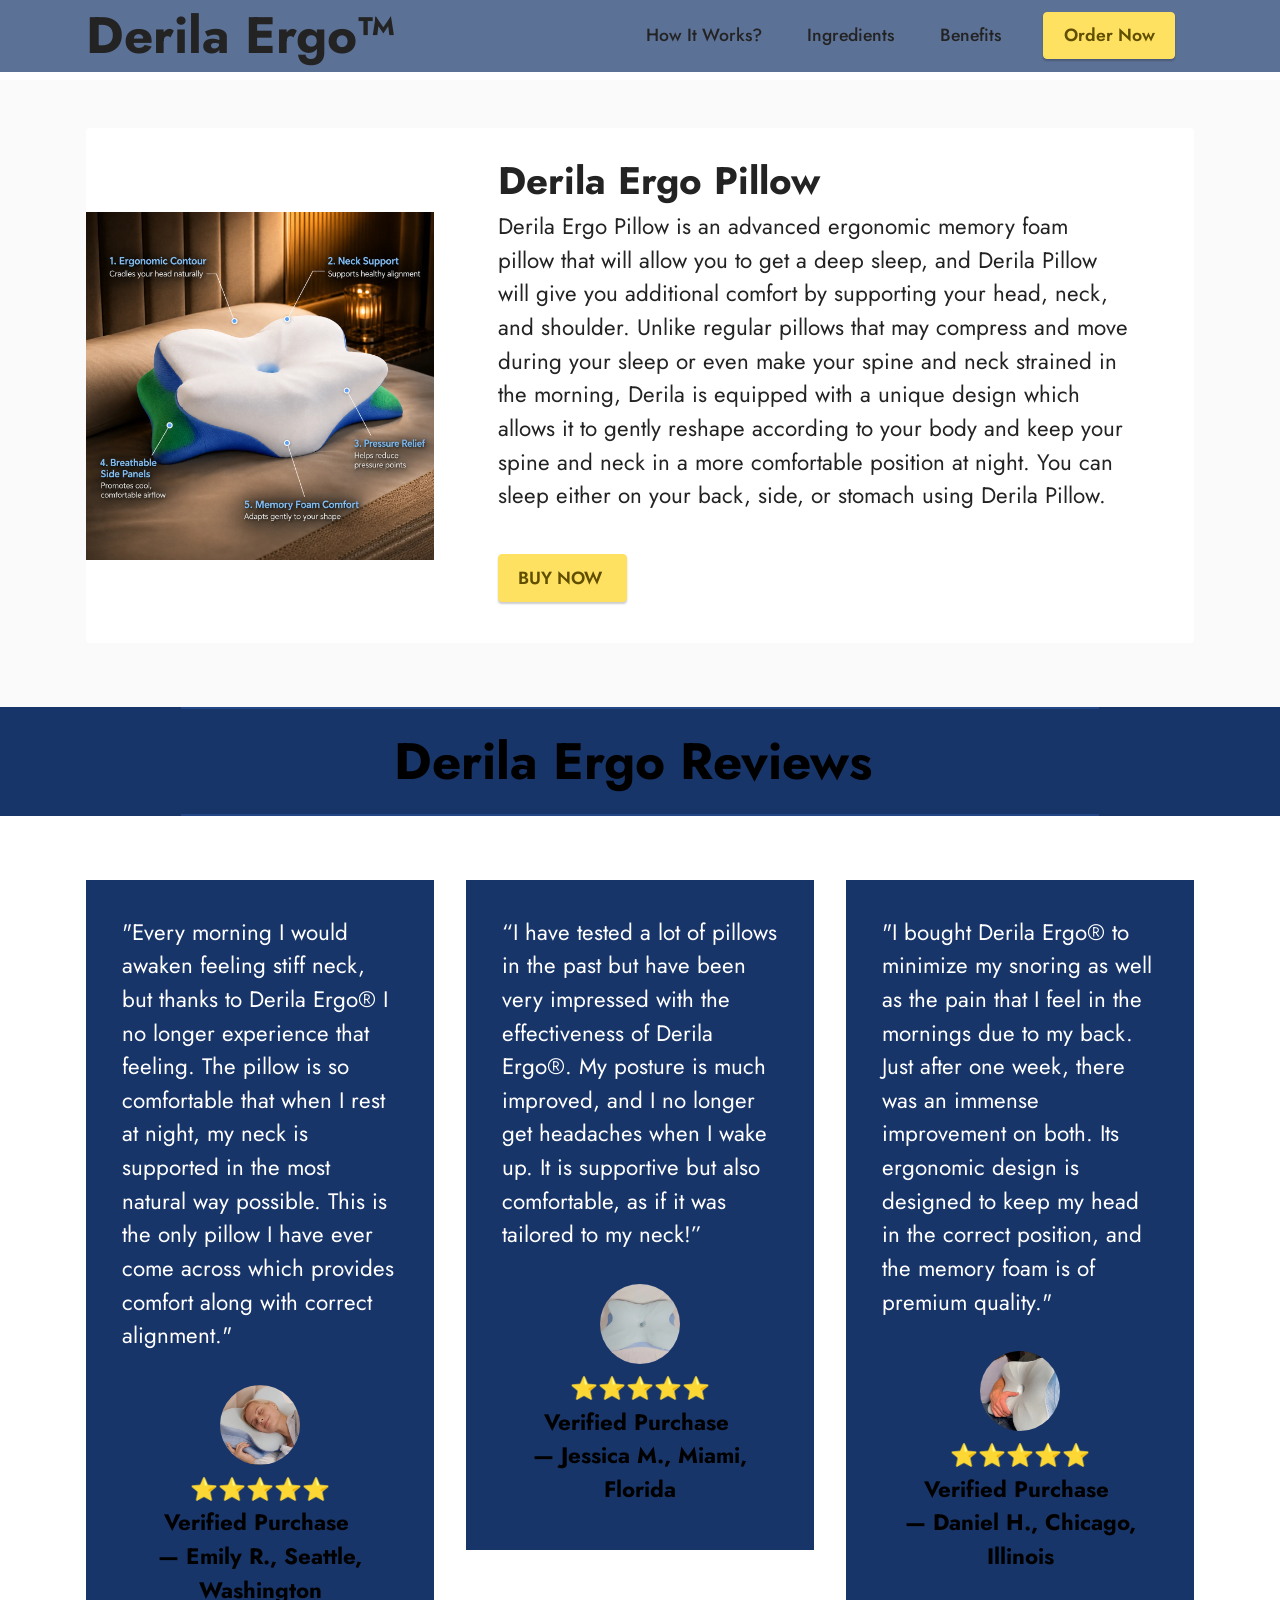
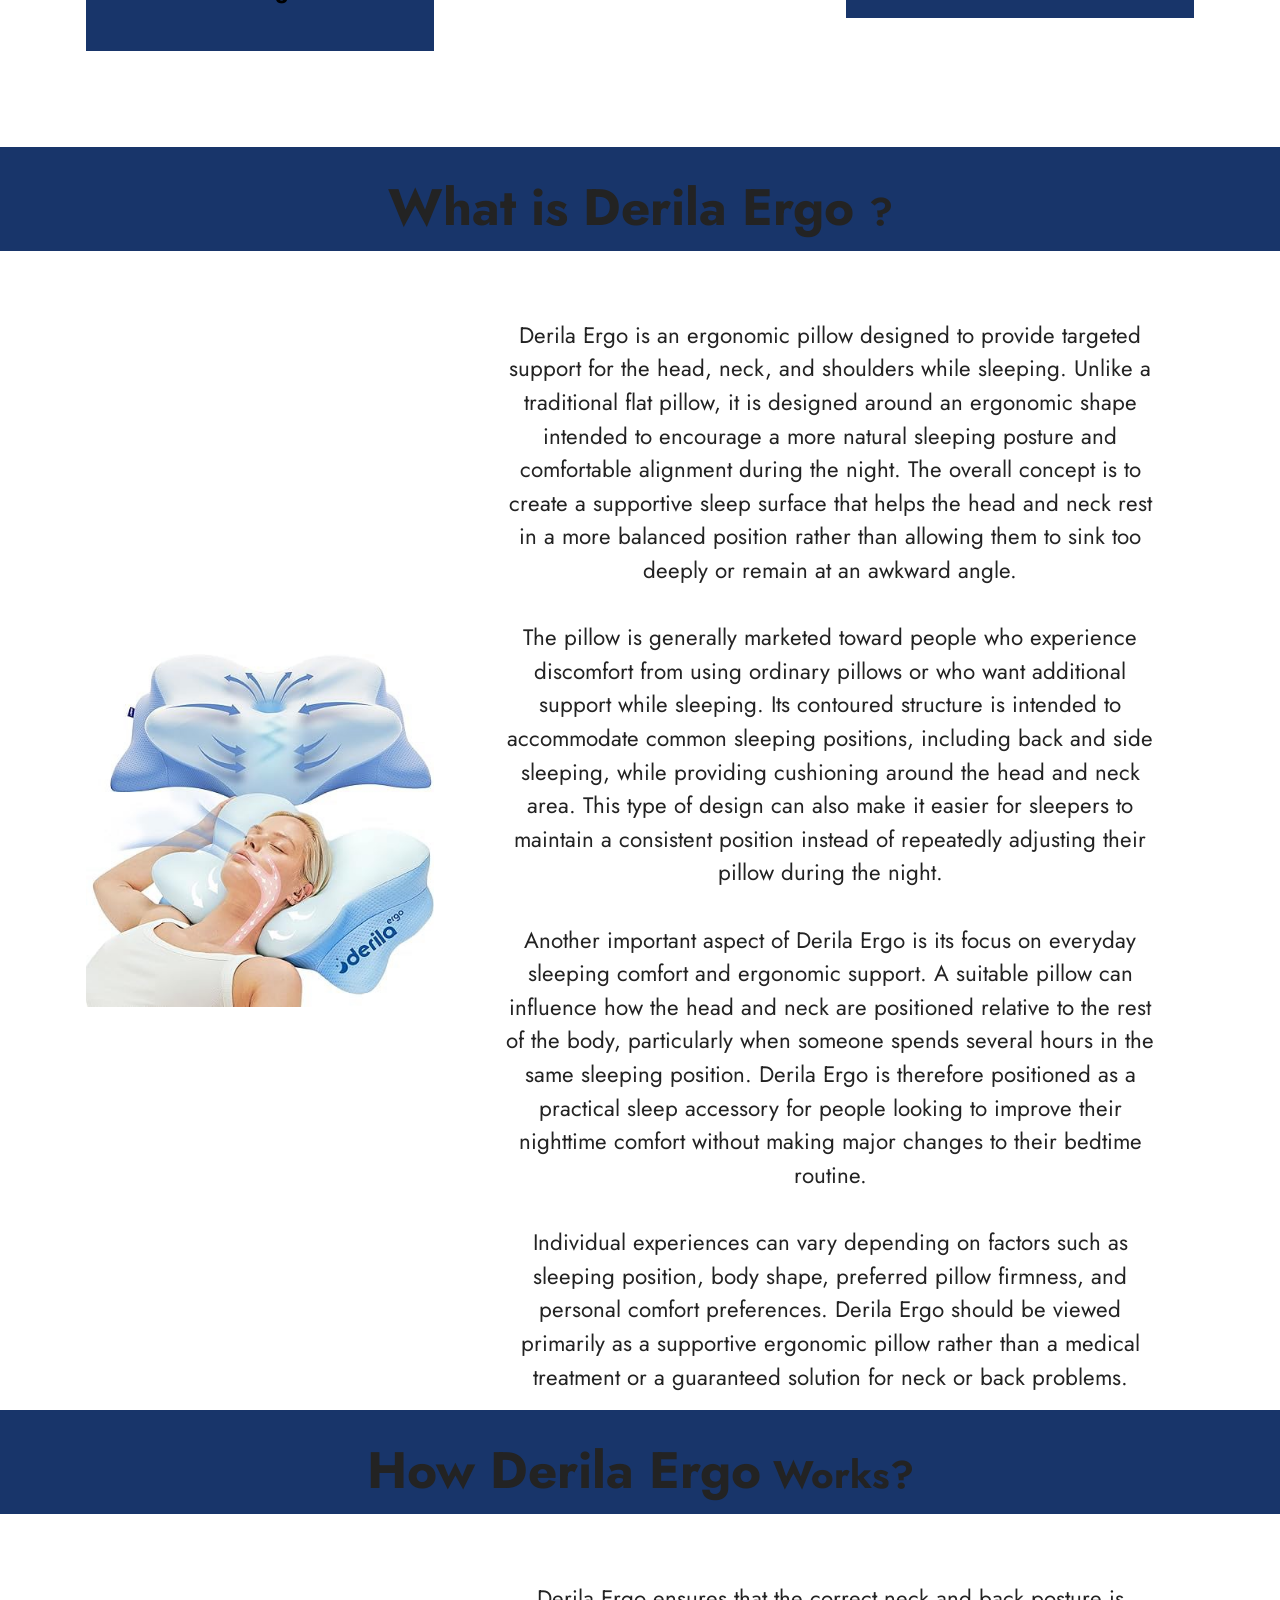
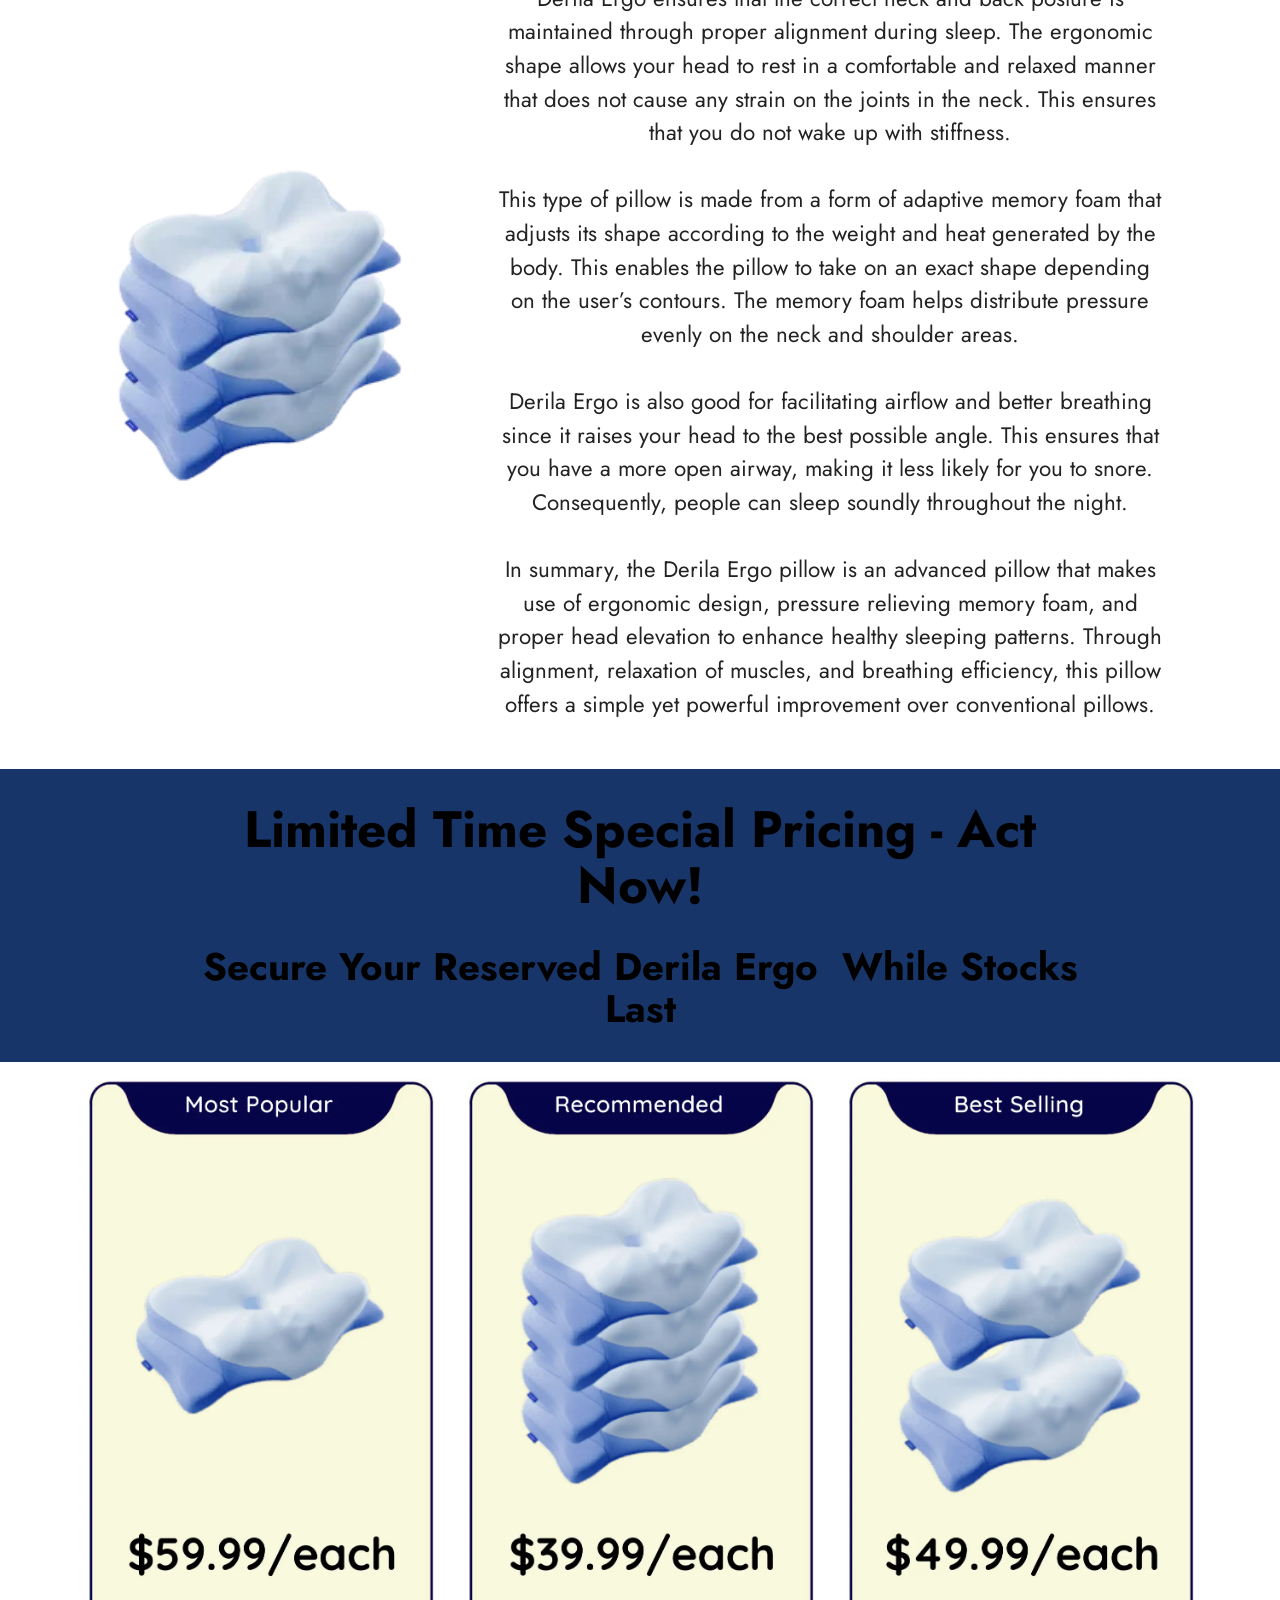
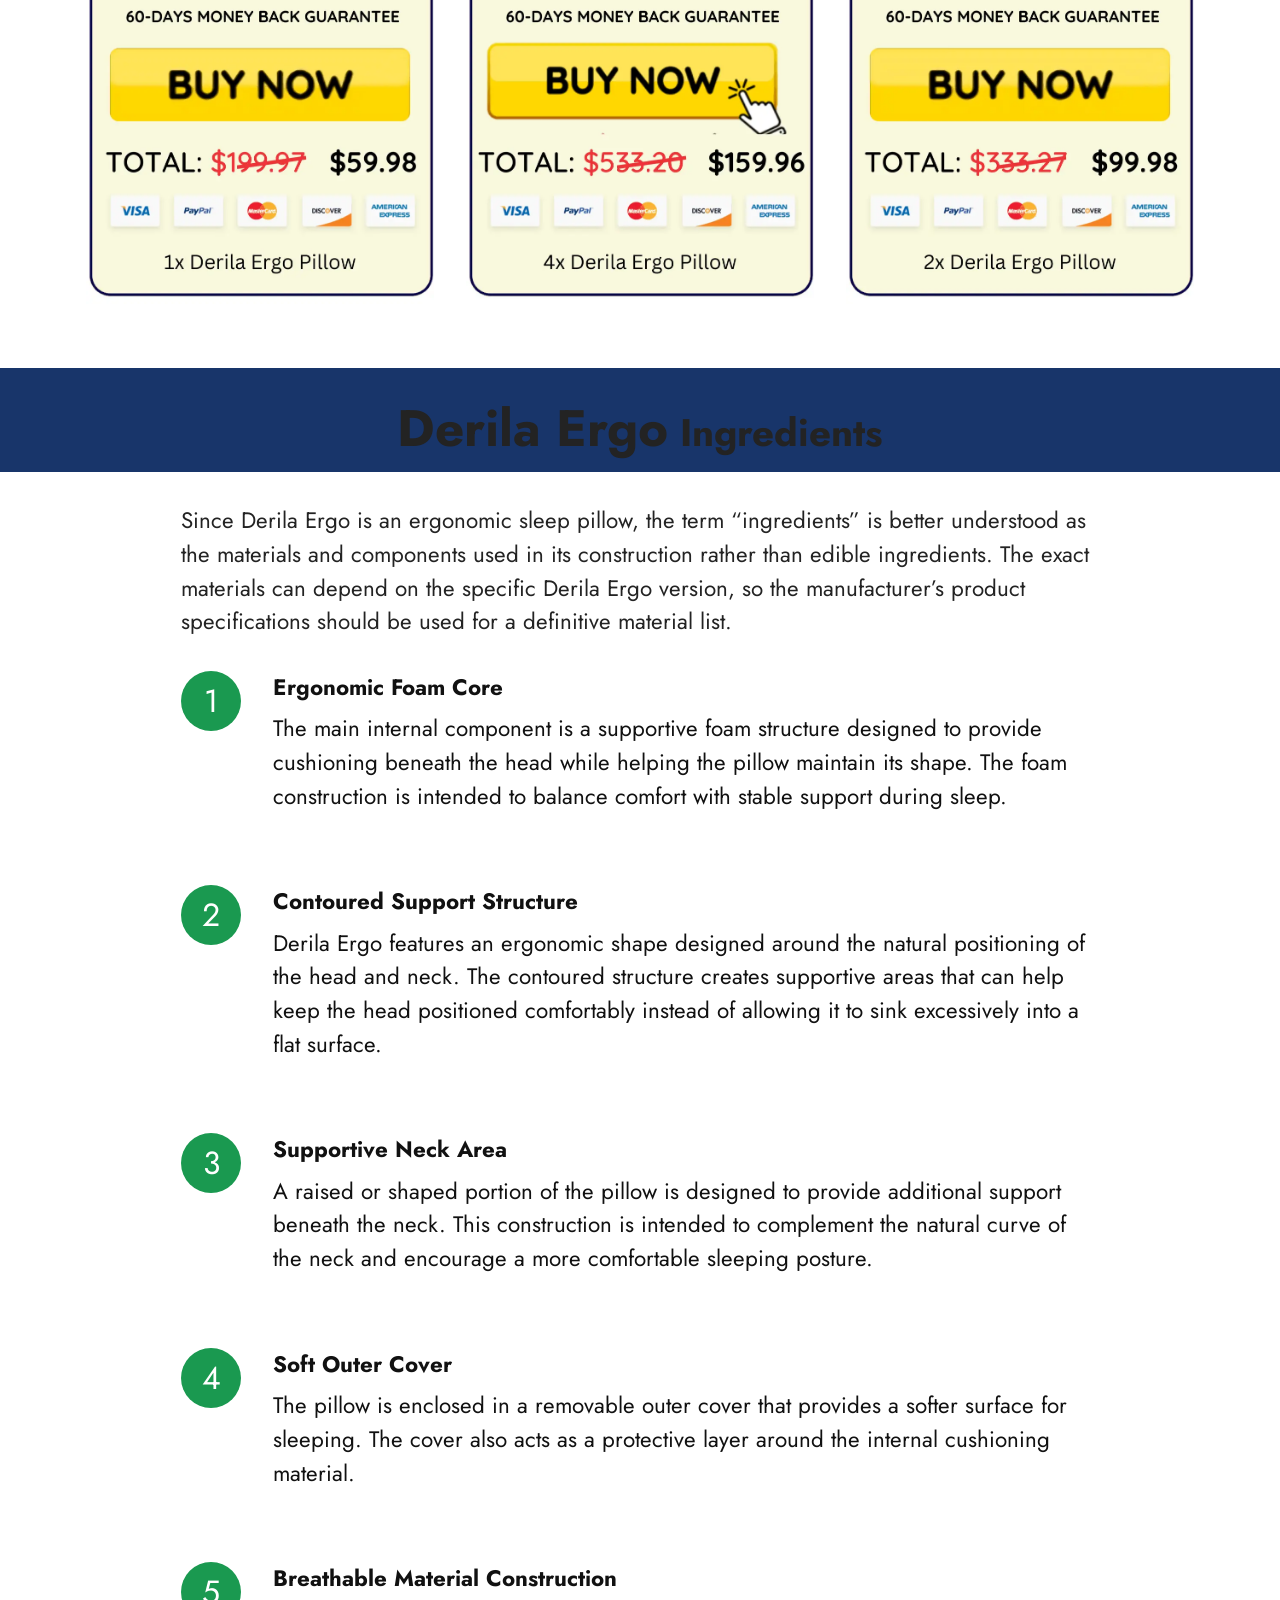
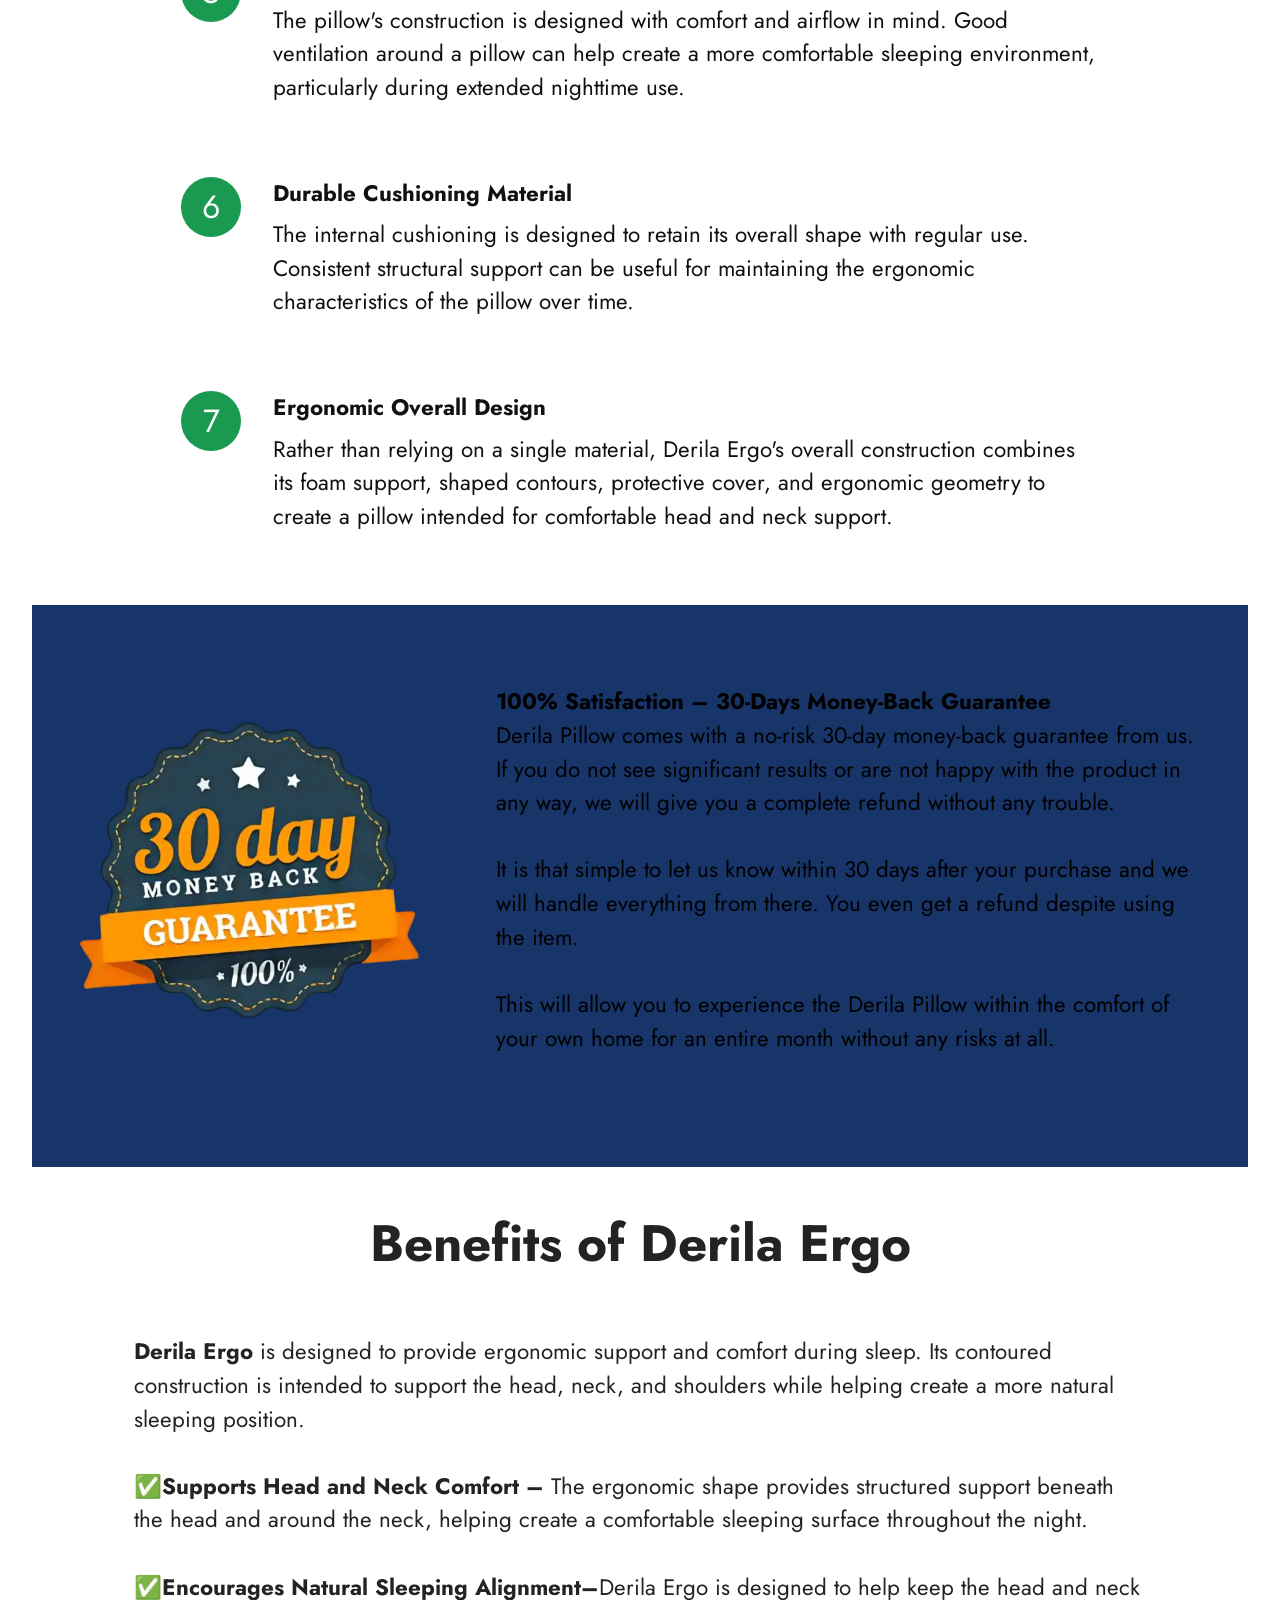
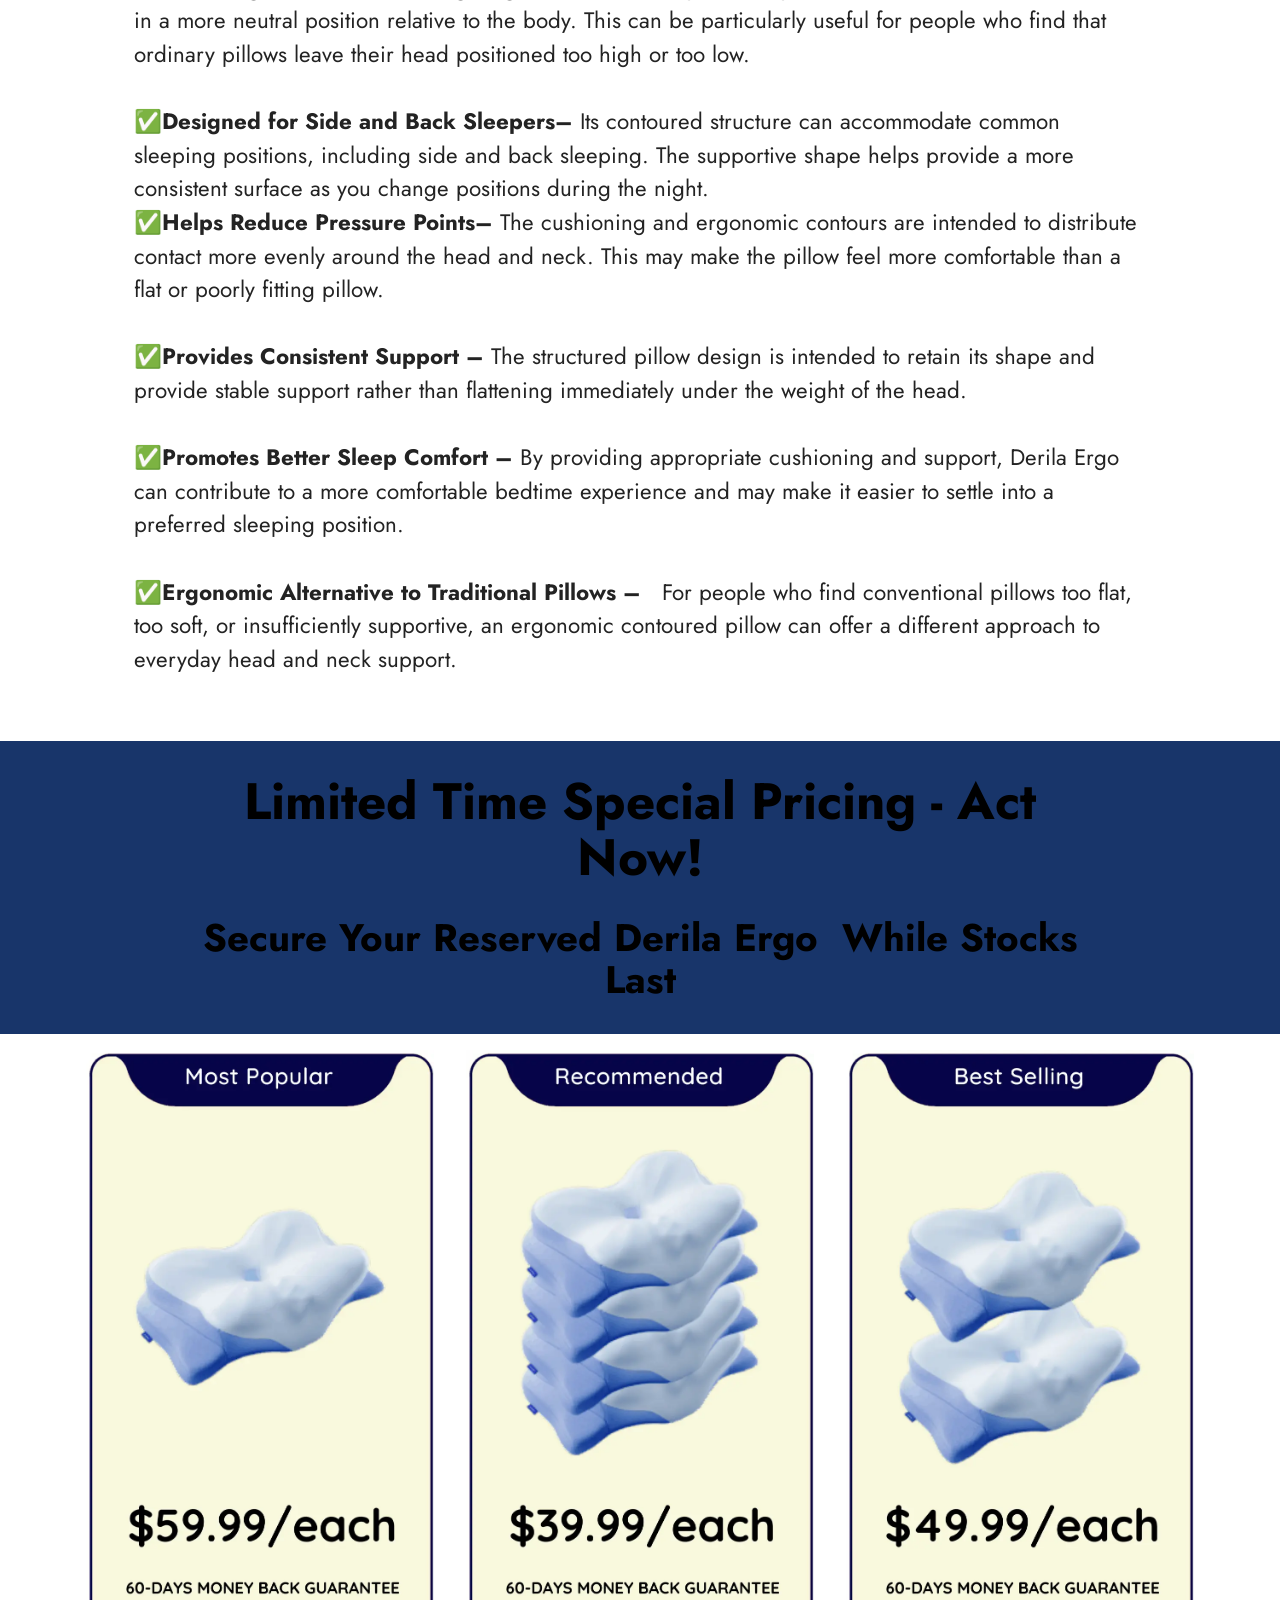
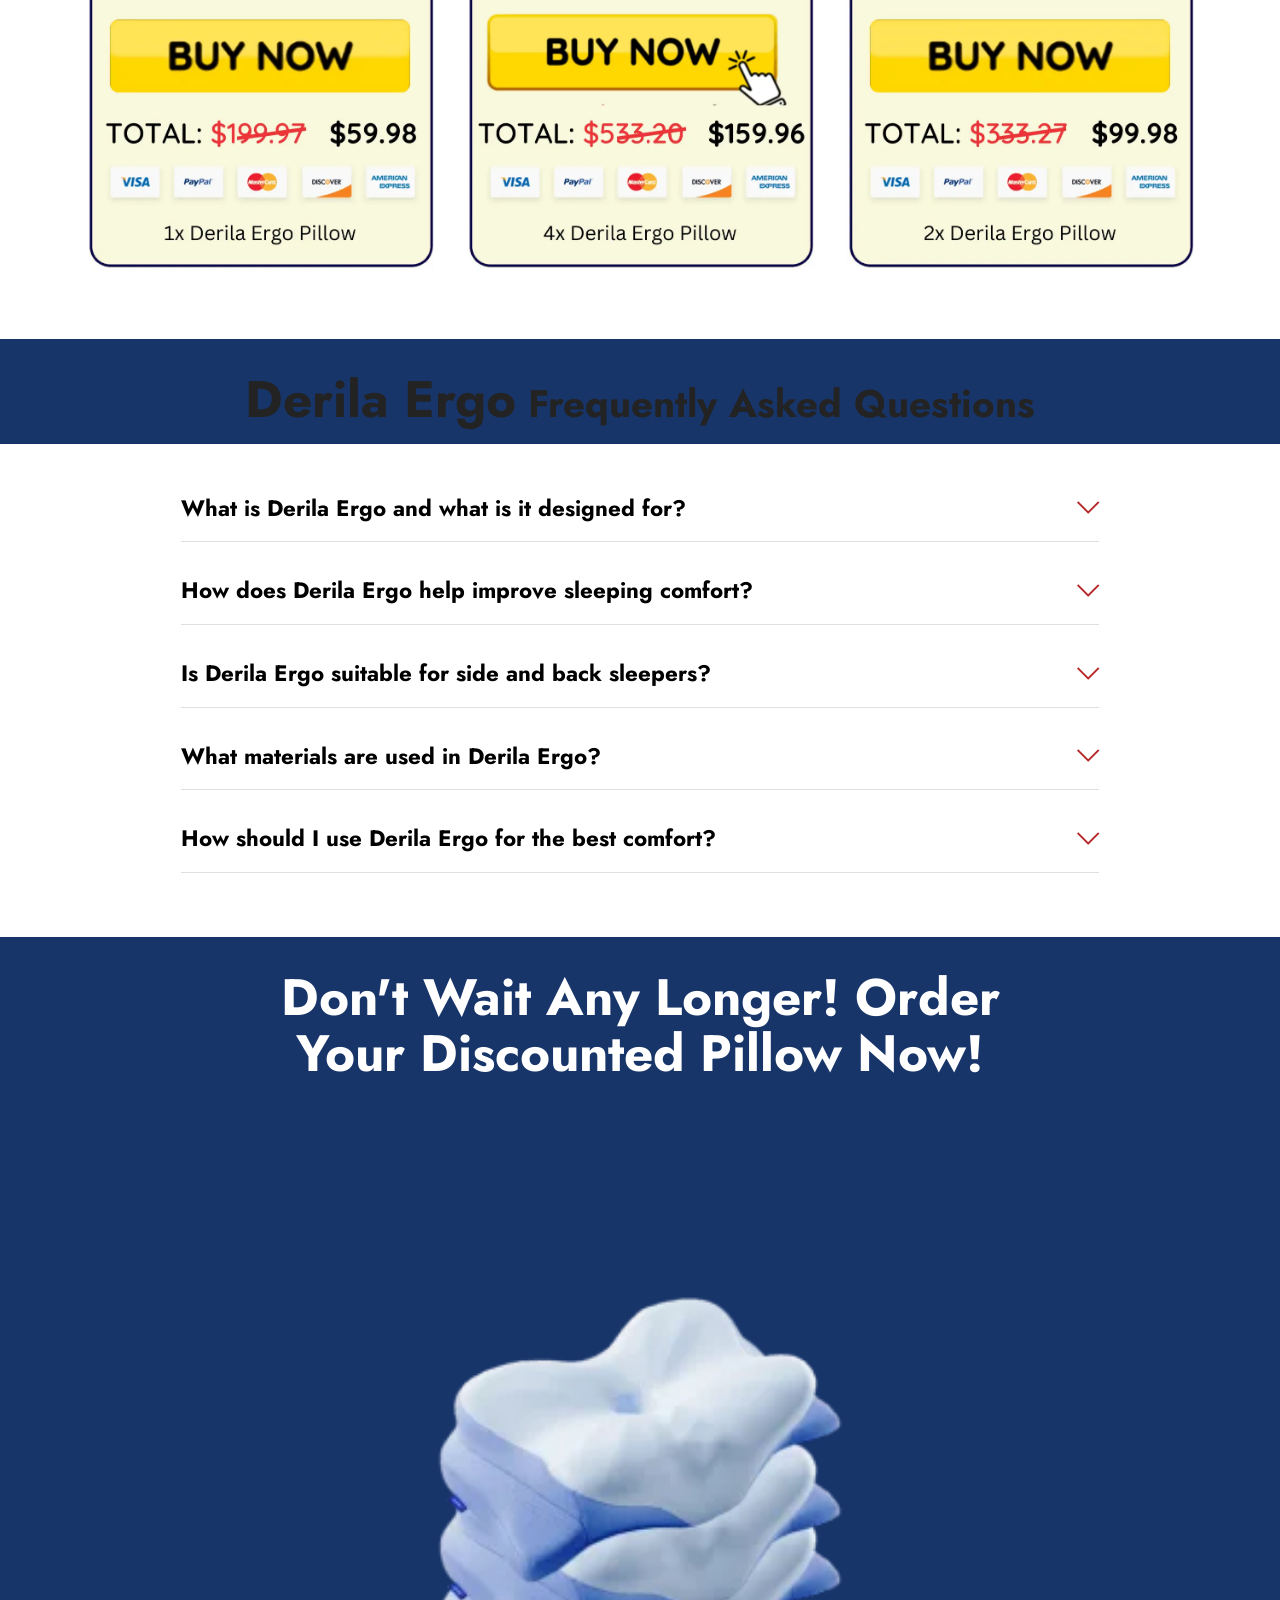
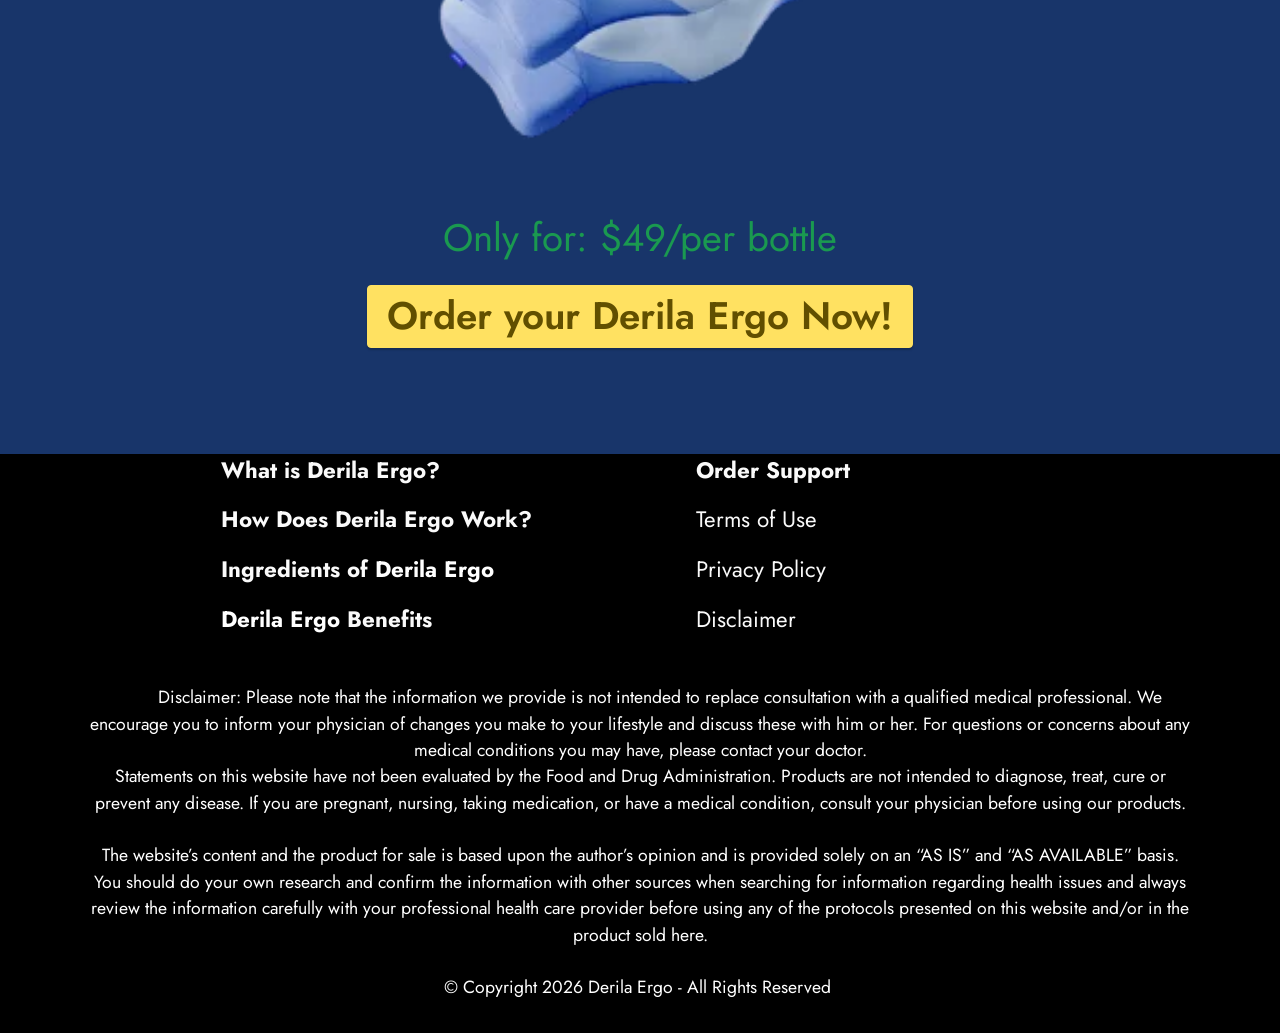
<file: index.html>
<!DOCTYPE html>
<html  lang="en">
<head>
  <!-- Site made with Mobirise Website Builder v6.1.12, https://mobirise.com -->
  <meta charset="UTF-8">
  <meta http-equiv="X-UA-Compatible" content="IE=edge">
  <meta name="generator" content="Mobirise v6.1.12, mobirise.com">
  <meta name="viewport" content="width=device-width, initial-scale=1, minimum-scale=1">
  <link rel="shortcut icon" href="assets/images/animation-6-752x403-1.webp" type="image/x-icon">
  <meta name="description" content="Derila Ergo is designed for comfortable, supportive sleep with an ergonomic structure that promotes better alignment and relaxation. Its thoughtful design helps reduce pressure points while providing dependable support throughout the night.">
  <meta name="google-site-verification" content="4bTPPsSgGg9mrN9ppGhdz5BRyaK9BWV9diWJw_Lr8Sk" />
	<meta name="msvalidate.01" content="E1C683F4EFB1ADD5ABCEF03F91AA41EB" />
  
  <title>Derila Ergo™ – Advanced Comfort & Support for Better Sleep</title>
  <link rel="stylesheet" href="assets/web/assets/mobirise-icons2/mobirise2.css">
  <link rel="stylesheet" href="assets/web/assets/mobirise-icons/mobirise-icons.css">
  <link rel="stylesheet" href="assets/bootstrap/css/bootstrap.min.css">
  <link rel="stylesheet" href="assets/dropdown/css/style.css">
  <link rel="stylesheet" href="assets/socicon/css/styles.css">
  <link rel="stylesheet" href="assets/theme/css/style.css">
  <link rel="preload" href="https://fonts.googleapis.com/css?family=Jost:100,200,300,400,500,600,700,800,900,100i,200i,300i,400i,500i,600i,700i,800i,900i&display=swap" as="style" onload="this.onload=null;this.rel='stylesheet'">
  <noscript><link rel="stylesheet" href="https://fonts.googleapis.com/css?family=Jost:100,200,300,400,500,600,700,800,900,100i,200i,300i,400i,500i,600i,700i,800i,900i&display=swap"></noscript>
  <link rel="preload" as="style" href="assets/mobirise/css/mbr-additional.css?v=mLdROh"><link rel="stylesheet" href="assets/mobirise/css/mbr-additional.css?v=mLdROh" type="text/css">

  
  
  
</head>
<body>
  
  <section data-bs-version="5.1" class="menu menu2 cid-tB0YZQqaCG" once="menu" id="menu2-0">
    
    <nav class="navbar navbar-dropdown navbar-expand-lg">
        <div class="container">
            <div class="navbar-brand">
                
                <span class="navbar-caption-wrap"><a class="navbar-caption text-black text-primary display-1" href="https://maxwebleads.com/11164/11126/199/?">Derila Ergo™&nbsp;<br></a></span>
            </div>
            <button class="navbar-toggler" type="button" data-toggle="collapse" data-bs-toggle="collapse" data-target="#navbarSupportedContent" data-bs-target="#navbarSupportedContent" aria-controls="navbarNavAltMarkup" aria-expanded="false" aria-label="Toggle navigation">
                <div class="hamburger">
                    <span></span>
                    <span></span>
                    <span></span>
                    <span></span>
                </div>
            </button>
            <div class="collapse navbar-collapse" id="navbarSupportedContent">
                <ul class="navbar-nav nav-dropdown" data-app-modern-menu="true"><li class="nav-item"><a class="nav-link link text-black text-primary display-4" href="index.html#header3-1m">How It Works?</a></li>
                    <li class="nav-item"><a class="nav-link link text-black text-primary display-4" href="index.html#features20-x">
                            Ingredients</a></li>
                    <li class="nav-item"><a class="nav-link link text-black text-primary display-4" href="index.html#header3-1n">Benefits</a>
                    </li></ul>
                
                <div class="navbar-buttons mbr-section-btn"><a class="btn btn-warning display-4" href="https://maxwebleads.com/11164/11126/199/?">Order Now</a></div>
            </div>
        </div>
    </nav>
</section>

<section data-bs-version="5.1" class="header3 cid-tB10ubWVri" id="header3-1">

    

    
    

    <div class="align-center container">
        <div class="row justify-content-center">
            <div class="col-12 col-lg-9">
                
                
                
                
            </div>
        </div>
    </div>
</section>

<section data-bs-version="5.1" class="features7 cid-vsFuxaL0VE" id="features7-2c">
    <!---->
    

    
    
    <div class="container">
        <div class="card-wrapper">
            <div class="row align-items-center">
                <div class="col-12 col-lg-4">
                    <div class="image-wrapper">
                        <a href="https://maxwebleads.com/11164/11126/199/?"><img src="assets/images/animation-6-752x403.webp" alt="Derila Ergo"></a>
                    </div>
                </div>
                <div class="col-12 col-lg">
                    <div class="text-box">
                        <h5 class="mbr-title mbr-fonts-style display-2"><strong>Derila Ergo Pillow</strong></h5>
                        <p class="mbr-text mbr-fonts-style display-7">Derila Ergo Pillow is an advanced ergonomic memory foam pillow that will allow you to get a deep sleep, and Derila Pillow will give you additional comfort by supporting your head, neck, and shoulder. Unlike regular pillows that may compress and move during your sleep or even make your spine and neck strained in the morning, Derila is equipped with a unique design which allows it to gently reshape according to your body and keep your spine and neck in a more comfortable position at night. You can sleep either on your back, side, or stomach using Derila Pillow.<br></p>
                        
                        <div class="mbr-section-btn pt-3"><a href="https://maxwebleads.com/11164/11126/199/?" class="btn btn-warning display-4">BUY NOW&nbsp;</a></div>
                    </div>
                </div>
            </div>
        </div>
    </div>
</section>

<section data-bs-version="5.1" class="content6 cid-vsJlN0BLRY" id="content6-2f">
    
    <div class="container">
        <div class="row justify-content-center">
            <div class="col-md-12 col-lg-10">
                <hr class="line">
                <p class="mbr-text align-center mbr-fonts-style my-4 display-1"><strong>Derila Ergo Reviews&nbsp;</strong><br></p>
                <hr class="line">
            </div>
        </div>
    </div>
</section>

<section data-bs-version="5.1" class="people04 cid-vweRgNTzRw" id="people04-2m">
	
	
	<div class="container">
		
		<div class="row mbr-masonry" data-masonry="{&quot;percentPosition&quot;: true }">
			
			<div class="item features-without-image col-12 col-md-6 col-lg-4 active">
				<div class="item-wrapper">
					<div class="card-box align-left">
						<p class="card-text mbr-fonts-style display-7">
							"Every morning I would awaken feeling stiff neck, but thanks to Derila Ergo® I no longer experience that feeling. The pillow is so comfortable that when I rest at night, my neck is supported in the most natural way possible. This is the only pillow I have ever come across which provides comfort along with correct alignment."
						</p>
						<div class="img-wrapper mt-4 mb-2">
							<img src="assets/images/derila-ergo-review-1.webp" data-slide-to="1" data-bs-slide-to="1" alt="— Emily R., Seattle, Washington">
						</div>
						<h5 class="card-title mbr-fonts-style display-7"><strong>⭐⭐⭐⭐⭐</strong><br><strong>Verified Purchase&nbsp;</strong><br><strong>— Emily R., Seattle, Washington</strong></h5>
					</div>
				</div>
			</div>
			<div class="item features-without-image col-12 col-md-6 col-lg-4">
				<div class="item-wrapper">
					<div class="card-box align-left">
						<p class="card-text mbr-fonts-style display-7">“I have tested a lot of pillows in the past but have been very impressed with the effectiveness of Derila Ergo®. My posture is much improved, and I no longer get headaches when I wake up. It is supportive but also comfortable, as if it was tailored to my neck!”<br>
						</p>
						<div class="img-wrapper mt-4 mb-2">
							<img src="assets/images/derila-ergo-review-2.webp" data-slide-to="2" data-bs-slide-to="2" alt="— Jessica M., Miami, Florida">
						</div>
						<h5 class="card-title mbr-fonts-style display-7">
							<strong>⭐⭐⭐⭐⭐</strong><br><strong>Verified Purchase&nbsp;</strong><div><strong>— Jessica M., Miami, Florida</strong></div><div><strong>
</strong></div></h5>
					</div>
				</div>
			</div>
			
			<div class="item features-without-image col-12 col-md-6 col-lg-4">
				<div class="item-wrapper">
					<div class="card-box align-left">
						<p class="card-text mbr-fonts-style display-7">
							"I bought Derila Ergo® to minimize my snoring as well as the pain that I feel in the mornings due to my back. Just after one week, there was an immense improvement on both. Its ergonomic design is designed to keep my head in the correct position, and the memory foam is of premium quality."
						</p>
						<div class="img-wrapper mt-4 mb-2">
							<img src="assets/images/derila-ergo-review-3.webp" data-slide-to="4" data-bs-slide-to="4" alt="— Daniel H., Chicago, Illinois">
						</div>
						<h5 class="card-title mbr-fonts-style display-7"><strong>⭐⭐⭐⭐⭐</strong><br><strong>Verified Purchase&nbsp;</strong><br><strong>— Daniel H., Chicago, Illinois</strong></h5>
					</div>
				</div>
			</div>
			
		</div>
	</div>
</section>

<section data-bs-version="5.1" class="header3 cid-tB83YwBUMj" id="header3-1l">

    

    
    

    <div class="align-center container">
        <div class="row justify-content-center">
            <div class="col-12 col-lg-12">
                
                <h2 class="mbr-section-subtitle mbr-fonts-style mb-3 display-1"><strong>What is Derila Ergo&nbsp;</strong><strong style="font-size: 2.4rem;">?</strong></h2>
                
                
            </div>
        </div>
    </div>
</section>

<section data-bs-version="5.1" class="header11 cid-tB1vWdJbT6" id="header11-a">

    

    
    

    <div class="container">
        <div class="row justify-content-center">
            <div class="col-12 col-md-4 image-wrapper">
                <a href="https://maxwebleads.com/11164/11126/199/?"><img class="w-100" src="assets/images/derilaergopillow-one-bottle.webp" alt="Derila Ergo"></a>
            </div>
            <div class="col-12 col-md">
                <div class="text-wrapper text-center">
                    
                    <p class="mbr-text mbr-fonts-style display-7"><br><br>Derila Ergo is an ergonomic pillow designed to provide targeted support for the head, neck, and shoulders while sleeping. Unlike a traditional flat pillow, it is designed around an ergonomic shape intended to encourage a more natural sleeping posture and comfortable alignment during the night. The overall concept is to create a supportive sleep surface that helps the head and neck rest in a more balanced position rather than allowing them to sink too deeply or remain at an awkward angle.<br><br>The pillow is generally marketed toward people who experience discomfort from using ordinary pillows or who want additional support while sleeping. Its contoured structure is intended to accommodate common sleeping positions, including back and side sleeping, while providing cushioning around the head and neck area. This type of design can also make it easier for sleepers to maintain a consistent position instead of repeatedly adjusting their pillow during the night.<br><br>Another important aspect of Derila Ergo is its focus on everyday sleeping comfort and ergonomic support. A suitable pillow can influence how the head and neck are positioned relative to the rest of the body, particularly when someone spends several hours in the same sleeping position. Derila Ergo is therefore positioned as a practical sleep accessory for people looking to improve their nighttime comfort without making major changes to their bedtime routine.<br><br>Individual experiences can vary depending on factors such as sleeping position, body shape, preferred pillow firmness, and personal comfort preferences. Derila Ergo should be viewed primarily as a supportive ergonomic pillow rather than a medical treatment or a guaranteed solution for neck or back problems.<br></p>
                    
                </div>
            </div>
        </div>
    </div>
</section>

<section data-bs-version="5.1" class="header3 cid-tB85bPoWQz" id="header3-1m">

    

    
    

    <div class="align-center container">
        <div class="row justify-content-center">
            <div class="col-12 col-lg-12">
                
                <h2 class="mbr-section-subtitle mbr-fonts-style mb-3 display-1"><strong>How Derila Ergo</strong><strong style="font-size: 2.4rem;">&nbsp;Works?</strong></h2>
                
                
            </div>
        </div>
    </div>
</section>

<section data-bs-version="5.1" class="header11 cid-vw51muFERZ" id="header11-2h">

    

    
    

    <div class="container">
        <div class="row justify-content-center">
            <div class="col-12 col-md-4 image-wrapper">
                <a href="https://maxwebleads.com/11164/11126/199/?"><img class="w-100" src="assets/images/3-228x247.webp" alt="Derila Ergo"></a>
            </div>
            <div class="col-12 col-md">
                <div class="text-wrapper text-center">
                    
                    <p class="mbr-text mbr-fonts-style display-7"><br><br>Derila Ergo ensures that the correct neck and back posture is maintained through proper alignment during sleep. The ergonomic shape allows your head to rest in a comfortable and relaxed manner that does not cause any strain on the joints in the neck. This ensures that you do not wake up with stiffness.<br><br>This type of pillow is made from a form of adaptive memory foam that adjusts its shape according to the weight and heat generated by the body. This enables the pillow to take on an exact shape depending on the user’s contours. The memory foam helps distribute pressure evenly on the neck and shoulder areas.<br><br>Derila Ergo is also good for facilitating airflow and better breathing since it raises your head to the best possible angle. This ensures that you have a more open airway, making it less likely for you to snore. Consequently, people can sleep soundly throughout the night.<br><br>In summary, the Derila Ergo pillow is an advanced pillow that makes use of ergonomic design, pressure relieving memory foam, and proper head elevation to enhance healthy sleeping patterns. Through alignment, relaxation of muscles, and breathing efficiency, this pillow offers a simple yet powerful improvement over conventional pillows.<br></p>
                    
                </div>
            </div>
        </div>
    </div>
</section>

<section data-bs-version="5.1" class="content4 cid-tB1yuhcVVi" id="content4-g">
    

    
    
    <div class="container">
        <div class="row justify-content-center">
            <div class="title col-md-12 col-lg-10">
                <h3 class="mbr-section-title mbr-fonts-style align-center mb-4 display-1"><strong>Limited Time Special Pricing - Act Now!</strong></h3>
                <h4 class="mbr-section-subtitle align-center mbr-fonts-style mb-4 display-2"><strong>Secure Your Reserved Derila Ergo&nbsp; While Stocks Last</strong></h4>
                
            </div>
        </div>
    </div>
</section>

<section data-bs-version="5.1" class="team1 cid-tB1z7NONXX" id="team1-h">
    

    
    
    <div class="container">
        <div class="row justify-content-center">
            
            <div class="col-sm-6 col-lg-4">
                <div class="card-wrap">
                    <div class="image-wrap">
                        <a href="https://maxwebleads.com/11164/11126/199/?"><img src="assets/images/derila-ergo-pillow-buy-1-pillow.webp" alt="Derila Ergo 1 Bottle"></a>
                    </div>
                    <div class="content-wrap">
                        
                        
                        
                        
                        
                    </div>
                </div>
            </div>

            <div class="col-sm-6 col-lg-4">
                <div class="card-wrap">
                    <div class="image-wrap">
                        <a href="https://maxwebleads.com/11164/11126/199/?"><img src="assets/images/derila-ergo-pillow-buy-5-pillows.webp" alt="Derila Ergo 6 Bottles"></a>
                    </div>
                    <div class="content-wrap">
                        
                        
                        
                        
                        
                    </div>
                </div>
            </div>

            <div class="col-sm-6 col-lg-4">
                <div class="card-wrap">
                    <div class="image-wrap">
                        <a href="https://maxwebleads.com/11164/11126/199/?"><img src="assets/images/derila-ergo-pillow-buy-2-pillows.webp" alt="Derila Ergo 2 Bottles"></a>
                    </div>
                    <div class="content-wrap">
                        
                        
                        
                        
                        
                    </div>
                </div>
            </div>

            
        </div>
    </div>
</section>

<section data-bs-version="5.1" class="header3 cid-tB85MvgqdZ" id="header3-1o">

    

    
    

    <div class="align-center container">
        <div class="row justify-content-center">
            <div class="col-12 col-lg-12">
                
                <h2 class="mbr-section-subtitle mbr-fonts-style mb-3 display-1"><strong><span style="font-size: 51.2px;"><b>Derila Ergo</b></span><span style="font-size: 2.4rem;"> <b>Ingredients</b></span></strong></h2>
                
                
            </div>
        </div>
    </div>
</section>

<section data-bs-version="5.1" class="content5 cid-tB1AZH7rno" id="content5-n">
    
    <div class="container">
        <div class="row justify-content-center">
            <div class="col-md-12 col-lg-10">
                
                
                <p class="mbr-text mbr-fonts-style display-7">Since Derila Ergo is an ergonomic sleep pillow, the term “ingredients” is better understood as the materials and components used in its construction rather than edible ingredients. The exact materials can depend on the specific Derila Ergo version, so the manufacturer’s product specifications should be used for a definitive material list.<br></p>
            </div>
        </div>
    </div>
</section>

<section data-bs-version="5.1" class="features19 cid-tB6Rwx4pqH" id="features20-x">

    

    
    
    <div class="container">
        <div class="row justify-content-center">
            
            <div class="col-12 col-md-10">
                <div class="item mbr-flex">
                    <div class="icon-box">
                        <span class="step-number mbr-fonts-style display-5">1</span>
                    </div>
                    <div class="text-box">
                        <h4 class="icon-title card-title mbr-black mbr-fonts-style display-7"><strong>Ergonomic Foam Core</strong></h4>
                        <h5 class="icon-text mbr-black mbr-fonts-style display-7">The main internal component is a supportive foam structure designed to provide cushioning beneath the head while helping the pillow maintain its shape. The foam construction is intended to balance comfort with stable support during sleep.</h5>
                    </div>
                </div>
                <div class="item mbr-flex">
                    <div class="icon-box">
                        <span class="step-number mbr-fonts-style display-5">2</span>
                    </div>
                    <div class="text-box">
                        <h4 class="icon-title card-title mbr-black mbr-fonts-style display-7"><strong>Contoured Support Structure</strong></h4>
                        <h5 class="icon-text mbr-black mbr-fonts-style display-7">Derila Ergo features an ergonomic shape designed around the natural positioning of the head and neck. The contoured structure creates supportive areas that can help keep the head positioned comfortably instead of allowing it to sink excessively into a flat surface.</h5>
                    </div>
                </div>
                <div class="item mbr-flex">
                    <div class="icon-box">
                        <span class="step-number mbr-fonts-style display-5">3</span>
                    </div>
                    <div class="text-box">
                        <h4 class="icon-title card-title mbr-black mbr-fonts-style display-7"><strong>Supportive Neck Area</strong></h4>
                        <h5 class="icon-text mbr-black mbr-fonts-style display-7">A raised or shaped portion of the pillow is designed to provide additional support beneath the neck. This construction is intended to complement the natural curve of the neck and encourage a more comfortable sleeping posture.</h5>
                    </div>
                </div>
                <div class="item mbr-flex">
                    <div class="icon-box">
                        <span class="step-number mbr-fonts-style display-5">4</span>
                    </div>
                    <div class="text-box">
                        <h4 class="icon-title card-title mbr-black mbr-fonts-style display-7"><strong>Soft Outer Cover</strong></h4>
                        <h5 class="icon-text mbr-black mbr-fonts-style display-7">The pillow is enclosed in a removable outer cover that provides a softer surface for sleeping. The cover also acts as a protective layer around the internal cushioning material.</h5>
                    </div>
                </div>
                <div class="item mbr-flex">
                    <div class="icon-box">
                        <span class="step-number mbr-fonts-style display-5">5</span>
                    </div>
                    <div class="text-box">
                        <h4 class="icon-title card-title mbr-black mbr-fonts-style display-7"><strong>Breathable Material Construction</strong></h4>
                        <h5 class="icon-text mbr-black mbr-fonts-style display-7">The pillow's construction is designed with comfort and airflow in mind. Good ventilation around a pillow can help create a more comfortable sleeping environment, particularly during extended nighttime use.</h5>
                    </div>
                </div>
                <div class="item mbr-flex">
                    <div class="icon-box">
                        <span class="step-number mbr-fonts-style display-5">6</span>
                    </div>
                    <div class="text-box">
                        <h4 class="icon-title card-title mbr-black mbr-fonts-style display-7"><strong>Durable Cushioning Material</strong></h4>
                        <h5 class="icon-text mbr-black mbr-fonts-style display-7">The internal cushioning is designed to retain its overall shape with regular use. Consistent structural support can be useful for maintaining the ergonomic characteristics of the pillow over time.</h5>
                    </div>
                </div>
                <div class="item mbr-flex last">
                    <div class="icon-box">
                        <span class="step-number mbr-fonts-style display-5">7</span>
                    </div>
                    <div class="text-box">
                        <h4 class="icon-title card-title mbr-black mbr-fonts-style display-7"><strong>Ergonomic Overall Design</strong></h4>
                        <h5 class="icon-text mbr-black mbr-fonts-style display-7">Rather than relying on a single material, Derila Ergo's overall construction combines its foam support, shaped contours, protective cover, and ergonomic geometry to create a pillow intended for comfortable head and neck support.</h5>
                    </div>
                </div>
                
                
                
            </div>
        </div>
    </div>
</section>

<section data-bs-version="5.1" class="features16 cid-tB70oq8oqH" id="features17-z">
    

    
    
    <div class="container-fluid">
        <div class="content-wrapper">
            <div class="row align-items-center">
                <div class="col-12 col-lg-4">
                    <div class="image-wrapper">
                        <a href="https://maxwebleads.com/11164/11126/199/?"><img src="assets/images/derila-ergo-guarantee.webp" alt="MindSilence Guarantee"></a>
                    </div>
                </div>
                <div class="col-12 col-lg">
                    <div class="text-wrapper">
                        
                        <p class="mbr-text mbr-fonts-style mb-4 display-7"><strong>100% Satisfaction – 30-Days Money-Back Guarantee
<br></strong>Derila Pillow comes with a no-risk 30-day money-back guarantee from us. If you do not see significant results or are not happy with the product in any way, we will give you a complete refund without any trouble.<br><br>It is that simple to let us know within 30 days after your purchase and we will handle everything from there. You even get a refund despite using the item.<br><br>This will allow you to experience the Derila Pillow within the comfort of your own home for an entire month without any risks at all.<br></p>
                        
                    </div>
                </div>
            </div>
        </div>
    </div>
</section>

<section data-bs-version="5.1" class="header3 cid-tB85KfdIqc" id="header3-1n">

    

    
    

    <div class="align-center container">
        <div class="row justify-content-center">
            <div class="col-12 col-lg-12">
                
                <h2 class="mbr-section-subtitle mbr-fonts-style mb-3 display-1"><strong>Benefits of Derila Ergo</strong></h2>
                
                
            </div>
        </div>
    </div>
</section>

<section data-bs-version="5.1" class="content4 cid-vsCrrF8To7" id="content4-2a">
    

    
    
    <div class="container">
        <div class="row justify-content-center">
            <div class="title col-md-12 col-lg-11">
                
                <h2 class="mbr-section-subtitle align-center mbr-fonts-style mb-4 display-5"><div><strong>Derila Ergo </strong>is designed to provide ergonomic support and comfort during sleep. Its contoured construction is intended to support the head, neck, and shoulders while helping create a more natural sleeping position.</div><div><strong><br></strong></div><div><div>✅<strong>Supports Head and Neck Comfort&nbsp;–</strong>&nbsp;The ergonomic shape provides structured support beneath the head and around the neck, helping create a comfortable sleeping surface throughout the night.</div><div><strong><br></strong></div><div><strong>✅Encourages Natural Sleeping Alignment–</strong>Derila Ergo is designed to help keep the head and neck in a more neutral position relative to the body. This can be particularly useful for people who find that ordinary pillows leave their head positioned too high or too low.</div></div><div><div><br></div></div><div><div>✅<strong>Designed for Side and Back Sleepers–</strong>&nbsp;Its contoured structure can accommodate common sleeping positions, including side and back sleeping. The supportive shape helps provide a more consistent surface as you change positions during the night.</div></div><div><div><strong>✅Helps Reduce Pressure Points– </strong>The cushioning and ergonomic contours are intended to distribute contact more evenly around the head and neck. This may make the pillow feel more comfortable than a flat or poorly fitting pillow.</div></div><div><div><br></div></div><div><div><span style="font-size: 1.4rem;"><strong>✅Provides Consistent Support – </strong>The structured pillow design is intended to retain its shape and provide stable support rather than flattening immediately under the weight of the head.</span></div></div><div><div><span style="font-size: 1.4rem;"><br></span></div></div><div><div><span style="font-size: 1.4rem;"><strong>✅Promotes Better Sleep Comfort –</strong>&nbsp;By providing appropriate cushioning and support, Derila Ergo can contribute to a more comfortable bedtime experience and may make it easier to settle into a preferred sleeping position.</span></div></div><div><div><span style="font-size: 1.4rem;"><br></span></div></div><div><div><span style="font-size: 1.4rem;"><strong>✅Ergonomic Alternative to Traditional Pillows –&nbsp; &nbsp;</strong>For people who find conventional pillows too flat, too soft, or insufficiently supportive, an ergonomic contoured pillow can offer a different approach to everyday head and neck support.</span></div></div></h2>
                
            </div>
        </div>
    </div>
</section>

<section data-bs-version="5.1" class="content4 cid-vw4Z0iI0Lr" id="content4-2g">
    

    
    
    <div class="container">
        <div class="row justify-content-center">
            <div class="title col-md-12 col-lg-10">
                <h3 class="mbr-section-title mbr-fonts-style align-center mb-4 display-1"><strong>Limited Time Special Pricing - Act Now!</strong></h3>
                <h4 class="mbr-section-subtitle align-center mbr-fonts-style mb-4 display-2"><strong>Secure Your Reserved Derila Ergo&nbsp; While Stocks Last</strong></h4>
                
            </div>
        </div>
    </div>
</section>

<section data-bs-version="5.1" class="team1 cid-tB77tvzDI1" id="team1-15">
    

    
    
    <div class="container">
        <div class="row justify-content-center">
            
            <div class="col-sm-6 col-lg-4">
                <div class="card-wrap">
                    <div class="image-wrap">
                        <a href="https://maxwebleads.com/11164/11126/199/?"><img src="assets/images/derila-ergo-pillow-buy-1-pillow.webp" alt="Buy Derila Ergo1 Bottle"></a>
                    </div>
                    <div class="content-wrap">
                        
                        
                        
                        
                        
                    </div>
                </div>
            </div>

            <div class="col-sm-6 col-lg-4">
                <div class="card-wrap">
                    <div class="image-wrap">
                        <a href="https://maxwebleads.com/11164/11126/199/?"><img src="assets/images/derila-ergo-pillow-buy-5-pillows.webp" alt="Buy Derila Ergo 6 Bottles"></a>
                    </div>
                    <div class="content-wrap">
                        
                        
                        
                        
                        
                    </div>
                </div>
            </div>

            <div class="col-sm-6 col-lg-4">
                <div class="card-wrap">
                    <div class="image-wrap">
                        <a href="https://maxwebleads.com/11164/11126/199/?"><img src="assets/images/derila-ergo-pillow-buy-2-pillows.webp" alt="Buy Derila Ergo 3 Bottles"></a>
                    </div>
                    <div class="content-wrap">
                        
                        
                        
                        
                        
                    </div>
                </div>
            </div>

            
        </div>
    </div>
</section>

<section data-bs-version="5.1" class="header3 cid-tB88MG5MRU" id="header3-1p">

    

    
    

    <div class="align-center container">
        <div class="row justify-content-center">
            <div class="col-12 col-lg-12">
                
                <h2 class="mbr-section-subtitle mbr-fonts-style mb-3 display-1"><strong style="font-size: 51.2px;">Derila Ergo</strong><strong style="font-size: 2.4rem;"> Frequently Asked Questions</strong></h2>
                
                
            </div>
        </div>
    </div>
</section>

<section data-bs-version="5.1" class="content17 cid-vsCvjWYpuU" id="content17-2b">

    

    
    
    
    <div class="container">
        
            <div class="row justify-content-center">
                <div class="col-12 col-md-10">
                    
                    
                    <div id="bootstrap-toggle" class="toggle-panel accordionStyles tab-content">
                        <div class="card mb-3">
                            <div class="card-header" role="tab" id="headingOne">
                                <a role="button" class="collapsed panel-title text-black" data-toggle="collapse" data-bs-toggle="collapse" data-core="" href="#collapse1_22" aria-expanded="false" aria-controls="collapse1">
                                    <h6 class="panel-title-edit mbr-fonts-style mb-0 display-7"><strong>What is Derila Ergo and what is it designed for?</strong></h6>
                                    <span class="sign mbr-iconfont mbri-arrow-down"></span>
                                </a>
                            </div>
                            <div id="collapse1_22" class="panel-collapse noScroll collapse" role="tabpanel" aria-labelledby="headingOne">
                                <div class="panel-body">
                                    <p class="mbr-fonts-style panel-text display-7">Derila Ergo is an ergonomic sleep pillow designed to provide supportive cushioning for the head, neck, and shoulders during sleep. Unlike a traditional flat pillow, its contoured structure is designed to follow the body's natural positioning and provide more structured support. The goal is to create a comfortable sleeping surface that helps maintain a more natural head and neck position while resting. Derila Ergo can be useful for people who prefer an ergonomic pillow design or find that conventional pillows do not provide the level of support they want. It is intended for everyday comfort and sleep support and should not be considered a medical treatment for persistent pain or other health conditions.</p>
                                </div>
                            </div>
                        </div>
                        <div class="card mb-3">
                            <div class="card-header" role="tab" id="headingTwo">
                                <a role="button" class="collapsed panel-title text-black" data-toggle="collapse" data-bs-toggle="collapse" data-core="" href="#collapse2_22" aria-expanded="false" aria-controls="collapse2">
                                    <h6 class="panel-title-edit mbr-fonts-style mb-0 display-7"><strong>How does Derila Ergo help improve sleeping comfort?</strong></h6>
                                    <span class="sign mbr-iconfont mbri-arrow-down"></span>
                                </a>

                            </div>
                            <div id="collapse2_22" class="panel-collapse noScroll collapse" role="tabpanel" aria-labelledby="headingTwo">
                                <div class="panel-body">
                                    <p class="mbr-fonts-style panel-text display-7">Derila Ergo is designed around the principle that appropriate pillow support can contribute to a more comfortable sleeping posture. Its shaped construction provides designated areas for the head and neck, helping prevent the head from sinking too deeply or being positioned at an awkward angle. By providing more consistent cushioning and support, the pillow is intended to make it easier to settle into a comfortable sleeping position. Individual results can vary because factors such as sleeping position, body shape, mattress firmness, and personal preference all influence how a pillow feels.</p>
                                </div>
                            </div>
                        </div>
                        <div class="card mb-3">
                            <div class="card-header" role="tab" id="headingThree">
                                <a role="button" class="collapsed panel-title text-black" data-toggle="collapse" data-bs-toggle="collapse" data-core="" href="#collapse3_22" aria-expanded="false" aria-controls="collapse3">
                                    <h6 class="panel-title-edit mbr-fonts-style mb-0 display-7"><strong>Is Derila Ergo suitable for side and back sleepers?</strong></h6>
                                    <span class="sign mbr-iconfont mbri-arrow-down"></span>
                                </a>
                            </div>
                            <div id="collapse3_22" class="panel-collapse noScroll collapse" role="tabpanel" aria-labelledby="headingThree">
                                <div class="panel-body">
                                    <p class="mbr-fonts-style panel-text display-7">Derila Ergo is designed to accommodate common sleeping positions, particularly side and back sleeping. Side sleepers generally benefit from adequate support between the head and mattress so the neck does not bend excessively toward the mattress. Back sleepers may prefer a different level of pillow height and support to keep the head comfortable. The ergonomic contours of Derila Ergo are intended to provide structured support in these positions, although the ideal feel will differ from one person to another. People who frequently change sleeping positions may also need some time to become accustomed to an ergonomically shaped pillow.</p>
                                </div>
                            </div>
                        </div>
                        <div class="card mb-3">
                            <div class="card-header" role="tab" id="headingThree">
                                <a role="button" class="collapsed panel-title text-black" data-toggle="collapse" data-bs-toggle="collapse" data-core="" href="#collapse4_22" aria-expanded="false" aria-controls="collapse4">
                                    <h6 class="panel-title-edit mbr-fonts-style mb-0 display-7"><strong>What materials are used in Derila Ergo?</strong></h6>
                                    <span class="sign mbr-iconfont mbri-arrow-down"></span>
                                </a>
                            </div>
                            <div id="collapse4_22" class="panel-collapse noScroll collapse" role="tabpanel" aria-labelledby="headingThree">
                                <div class="panel-body">
                                    <p class="mbr-fonts-style panel-text display-7">
                                       Derila Ergo is a sleep pillow rather than a dietary supplement, so it does not contain nutritional ingredients or active compounds. Instead, its construction consists of cushioning and covering materials intended to provide comfort and support. The internal material is designed to provide structure beneath the head and neck, while the outer cover provides a comfortable surface for sleeping. Exact materials, specifications, and construction details can vary by product version or market, so the manufacturer's current product information should be checked for the most accurate material list.</p>
                                </div>
                            </div>
                        </div>
                        <div class="card mb-3">
                            <div class="card-header" role="tab" id="headingThree">
                                <a role="button" class="collapsed panel-title text-black" data-toggle="collapse" data-bs-toggle="collapse" data-core="" href="#collapse5_22" aria-expanded="false" aria-controls="collapse5">
                                   <h6 class="panel-title-edit mbr-fonts-style mb-0 display-7"><strong>How should I use Derila Ergo for the best comfort?</strong></h6>
                                        <span class="mbr-iconfont mobi-mbri-arrow-down mobi-mbri"></span>
                                </a>
                            </div>
                            <div id="collapse5_22" class="panel-collapse noScroll collapse" role="tabpanel" aria-labelledby="headingThree">
                                <div class="panel-body">
                                    <p class="mbr-fonts-style panel-text display-7">
                                       To use Derila Ergo, place the pillow on your mattress and position your head comfortably on the designated support area, allowing the contoured section to support your neck. Your preferred position may depend on whether you primarily sleep on your back, side, or a combination of positions. If you are switching from a conventional flat pillow, it may take some time to become accustomed to the different shape and level of support. Keep the pillow clean according to the manufacturer's care instructions and avoid using it in ways that could damage its internal structure. If you experience persistent or significant discomfort while sleeping, consider discussing the issue with a qualified healthcare professional.</p>
                                </div>
                            </div>
                        </div>
                        
                    </div>
                </div>
            </div>
        </div>
</section>

<section data-bs-version="5.1" class="header3 cid-vwaCeNJWKJ" id="header3-2k">

    

    
    

    <div class="align-center container">
        <div class="row justify-content-center">
            <div class="col-12 col-lg-8">
                
                <h2 class="mbr-section-subtitle mbr-fonts-style mb-3 display-1"><div><strong>Don't Wait Any Longer! Order Your Discounted Pillow Now!
</strong></div><div><strong><br></strong></div></h2>
                
                
            </div>
        </div>
    </div>
</section>

<section data-bs-version="5.1" class="header9 cid-vwaC9cSieU mbr-fullscreen" id="header9-2j">

    

    
    

    <div class="text-center container">
        <div class="row justify-content-center">
            <div class="col-md-12 col-lg-9">
                <div class="image-wrap mb-4">
                    <a href="https://maxwebleads.com/11164/11126/199/?"><img src="assets/images/3-228x247.webp" alt="Derila Ergo prostate health"></a>
                </div>
                
                <p class="mbr-text mbr-fonts-style display-2">Only for: $49/per bottle</p>
                <div class="mbr-section-btn mt-3"><a class="btn btn-warning display-2" href="https://maxwebleads.com/11164/11126/199/?">Order your Derila Ergo Now!</a></div>
            </div>
        </div>
    </div>
</section>

<section data-bs-version="5.1" class="content13 cid-tB7Yu884tX" id="content13-1f">
    

    
    
    <div class="container">
        <div class="row justify-content-center">
            
        </div>
        <div class="row justify-content-center">
            <div class="col-md-12 col-lg-10">
                <div class="row justify-content-center">
                    <div class="col-12 col-lg-6">
                        <ul class="list mbr-fonts-style display-7">
                            <li><a href="https://maxwebleads.com/13593/1514/2/?" class="text-white text-primary"><strong>What is Derila Ergo?&nbsp;</strong></a></li><li><strong><a href="https://maxwebleads.com/13593/1514/2/?" class="text-white text-primary"><b>How Does Derila Ergo Work?</b></a><br></strong></li><li><a href="https://maxwebleads.com/13593/1514/2/?" class="text-white text-primary"><strong>Ingredients of&nbsp;</strong></a><strong>Derila Ergo</strong></li><a href="https://maxwebleads.com/13593/1514/2/?" class="text-primary">
                            </a><li><strong>Derila Ergo<a href="https://maxwebleads.com/13593/1514/2/?" class="text-white">&nbsp;<b>Benefits</b></a></strong></li>
                        </ul>
                    </div>
                    <div class="col-12 col-lg-6">
                        <ul class="list mbr-fonts-style display-7">
                            <li><a href="https://maxwebleads.com/13384/1158/2/?" class="text-white text-primary"><strong>Order Support</strong></a></li>
                            <li><strong><a href="https://get-derila-ergo.com/derila-ergo/terms" class="text-white text-primary">Terms of Use</a></strong></li><li><strong><a href="https://slim-boost-tea.com/privacy" class="text-white text-primary">Privacy Policy</a></strong></li><li><a href="https://get-derila-ergo.com/derila-ergo/privacy" class="text-white text-primary">Disclaimer</a></li>
                        </ul>
                    </div>
                </div>
            </div>
        </div>
    </div>
</section>

<section data-bs-version="5.1" class="content4 cid-tB7Zpny08V" id="content4-1g">
    

    
    
    <div class="container">
        <div class="row justify-content-center">
            <div class="title col-md-12 col-lg-12">
                
                <h4 class="mbr-section-subtitle align-center mbr-fonts-style mb-4 display-4"><div>
</div><div>&nbsp; &nbsp; &nbsp; &nbsp; Disclaimer: Please note that the information we provide is not intended to replace consultation with a qualified medical professional. We encourage you to inform your physician of changes you make to your lifestyle and discuss these with him or her. For questions or concerns about any medical conditions you may have, please contact your doctor.
</div><div>Statements on this website have not been evaluated by the Food and Drug Administration. Products are not intended to diagnose, treat, cure or prevent any disease. If you are pregnant, nursing, taking medication, or have a medical condition, consult your physician before using our products.</div><br><div>
</div><div>The website’s content and the product for sale is based upon the author’s opinion and is provided solely on an “AS IS” and “AS AVAILABLE” basis. You should do your own research and confirm the information with other sources when searching for information regarding health issues and always review the information carefully with your professional health care provider before using any of the protocols presented on this website and/or in the product sold here.
</div><div><br></div><div><div>© Copyright 2026 Derila Ergo - All Rights Reserved&nbsp;</div></div><div>
</div></h4>
                
            </div>
        </div>
    </div>
</section><script src="assets/bootstrap/js/bootstrap.bundle.min.js"></script>  <script src="assets/smoothscroll/smooth-scroll.js"></script>  <script src="assets/ytplayer/index.js"></script>  <script src="assets/dropdown/js/navbar-dropdown.js"></script>  <script src="assets/masonry/masonry.pkgd.min.js"></script>  <script src="assets/imagesloaded/imagesloaded.pkgd.min.js"></script>  <script src="assets/mbr-switch-arrow/mbr-switch-arrow.js"></script>  <script src="assets/theme/js/script.js"></script>  
  
  
</body>
</html>
</file>
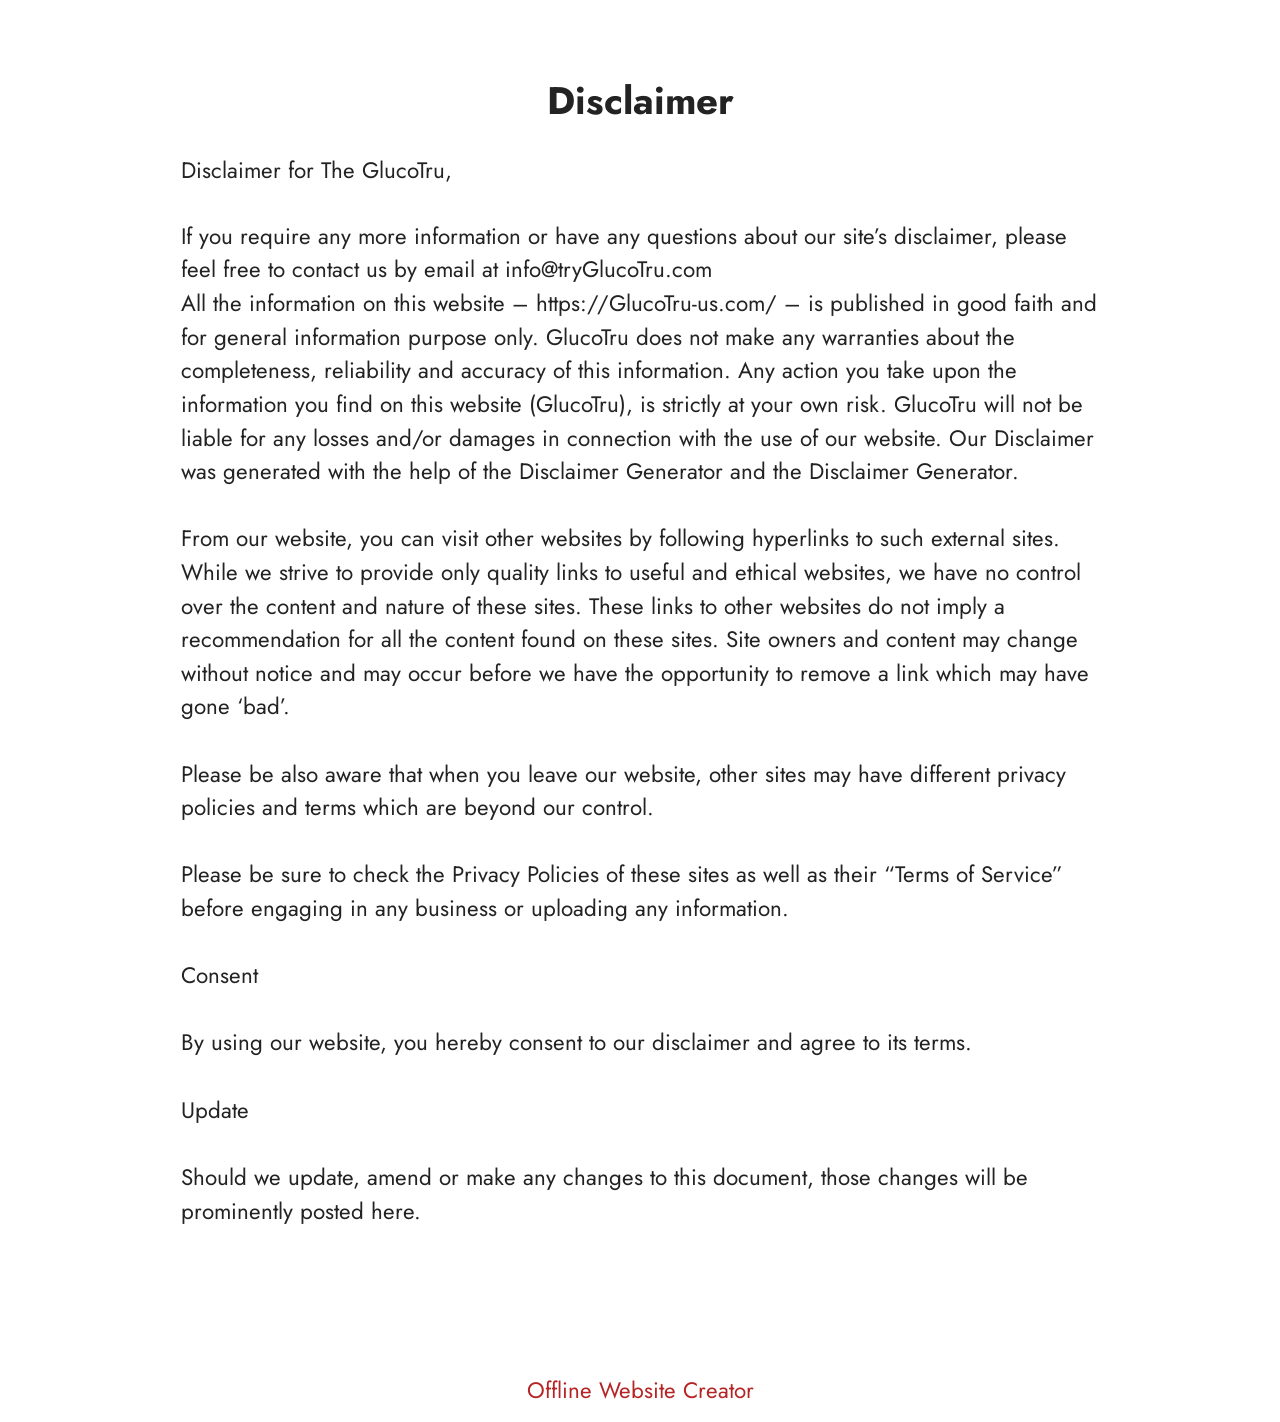
<file: Disclaimer.html>
<!DOCTYPE html>
<html  lang="en">
<head>
  <!-- Site made with Mobirise Website Builder v6.1.12, https://mobirise.com -->
  <meta charset="UTF-8">
  <meta http-equiv="X-UA-Compatible" content="IE=edge">
  <meta name="generator" content="Mobirise v6.1.12, mobirise.com">
  <meta name="twitter:card" content="summary_large_image"/>
  <meta name="twitter:image:src" content="https://www.mind-silence.com/Disclaimer.html">
  <meta property="og:image" content="https://www.mind-silence.com/Disclaimer.html">
  <meta name="twitter:title" content="Disclaimer">
  <meta name="viewport" content="width=device-width, initial-scale=1, minimum-scale=1">
  <link rel="shortcut icon" href="assets/images/animation-6-752x403-1.webp" type="image/x-icon">
  <meta name="description" content="Disclaimer For MindSilence">
  
  
  <title>Disclaimer</title>
  <link rel="stylesheet" href="assets/bootstrap/css/bootstrap.min.css">
  <link rel="stylesheet" href="assets/theme/css/style.css">
  <link rel="preload" href="https://fonts.googleapis.com/css?family=Jost:100,200,300,400,500,600,700,800,900,100i,200i,300i,400i,500i,600i,700i,800i,900i&display=swap" as="style" onload="this.onload=null;this.rel='stylesheet'">
  <noscript><link rel="stylesheet" href="https://fonts.googleapis.com/css?family=Jost:100,200,300,400,500,600,700,800,900,100i,200i,300i,400i,500i,600i,700i,800i,900i&display=swap"></noscript>
  <link rel="preload" as="style" href="assets/mobirise/css/mbr-additional.css?v=rxmaLr"><link rel="stylesheet" href="assets/mobirise/css/mbr-additional.css?v=rxmaLr" type="text/css">

  
  
  
</head>
<body>
  
  <section data-bs-version="5.1" class="content5 cid-tBuMj9hDkk" id="content5-1y">
    
    <div class="container">
        <div class="row justify-content-center">
            <div class="col-md-12 col-lg-10">
                <h3 class="mbr-section-title mbr-fonts-style mb-4 display-2">
                    <strong>Disclaimer</strong>
                </h3>
                <h4 class="mbr-section-subtitle mbr-fonts-style mb-4 display-5">Disclaimer for The GlucoTru,</h4>
                <p class="mbr-text mbr-fonts-style display-7">If you require any more information or have any questions about our site’s disclaimer, please feel free to contact us by email at info@tryGlucoTru.com
<br>All the information on this website – https://GlucoTru-us.com/ – is published in good faith and for general information purpose only. GlucoTru does not make any warranties about the completeness, reliability and accuracy of this information. Any action you take upon the information you find on this website (GlucoTru), is strictly at your own risk. GlucoTru will not be liable for any losses and/or damages in connection with the use of our website. Our Disclaimer was generated with the help of the Disclaimer Generator and the Disclaimer Generator.
<br>
<br>From our website, you can visit other websites by following hyperlinks to such external sites. While we strive to provide only quality links to useful and ethical websites, we have no control over the content and nature of these sites. These links to other websites do not imply a recommendation for all the content found on these sites. Site owners and content may change without notice and may occur before we have the opportunity to remove a link which may have gone ‘bad’.
<br>
<br>Please be also aware that when you leave our website, other sites may have different privacy policies and terms which are beyond our control.
<br>
<br>Please be sure to check the Privacy Policies of these sites as well as their “Terms of Service” before engaging in any business or uploading any information.
<br>
<br>Consent
<br>
<br>By using our website, you hereby consent to our disclaimer and agree to its terms.
<br>
<br>Update
<br>
<br>Should we update, amend or make any changes to this document, those changes will be prominently posted here.<br><br></p>
            </div>
        </div>
    </div>
</section><section class="display-7" style="padding: 0;align-items: center;justify-content: center;flex-wrap: wrap;    align-content: center;display: flex;position: relative;height: 4rem;"><a href="https://mobiri.se/4429519" style="flex: 1 1;height: 4rem;position: absolute;width: 100%;z-index: 1;"><img alt="" style="height: 4rem;" src="[data-uri]"></a><p style="margin: 0;text-align: center;" class="display-7">&#8204;</p><a style="z-index:1" href="https://mobirise.com/offline-website-builder.html">Offline Website Creator</a></section><script src="assets/bootstrap/js/bootstrap.bundle.min.js"></script>  <script src="assets/smoothscroll/smooth-scroll.js"></script>  <script src="assets/ytplayer/index.js"></script>  <script src="assets/theme/js/script.js"></script>  
  
  
</body>
</html>
</file>
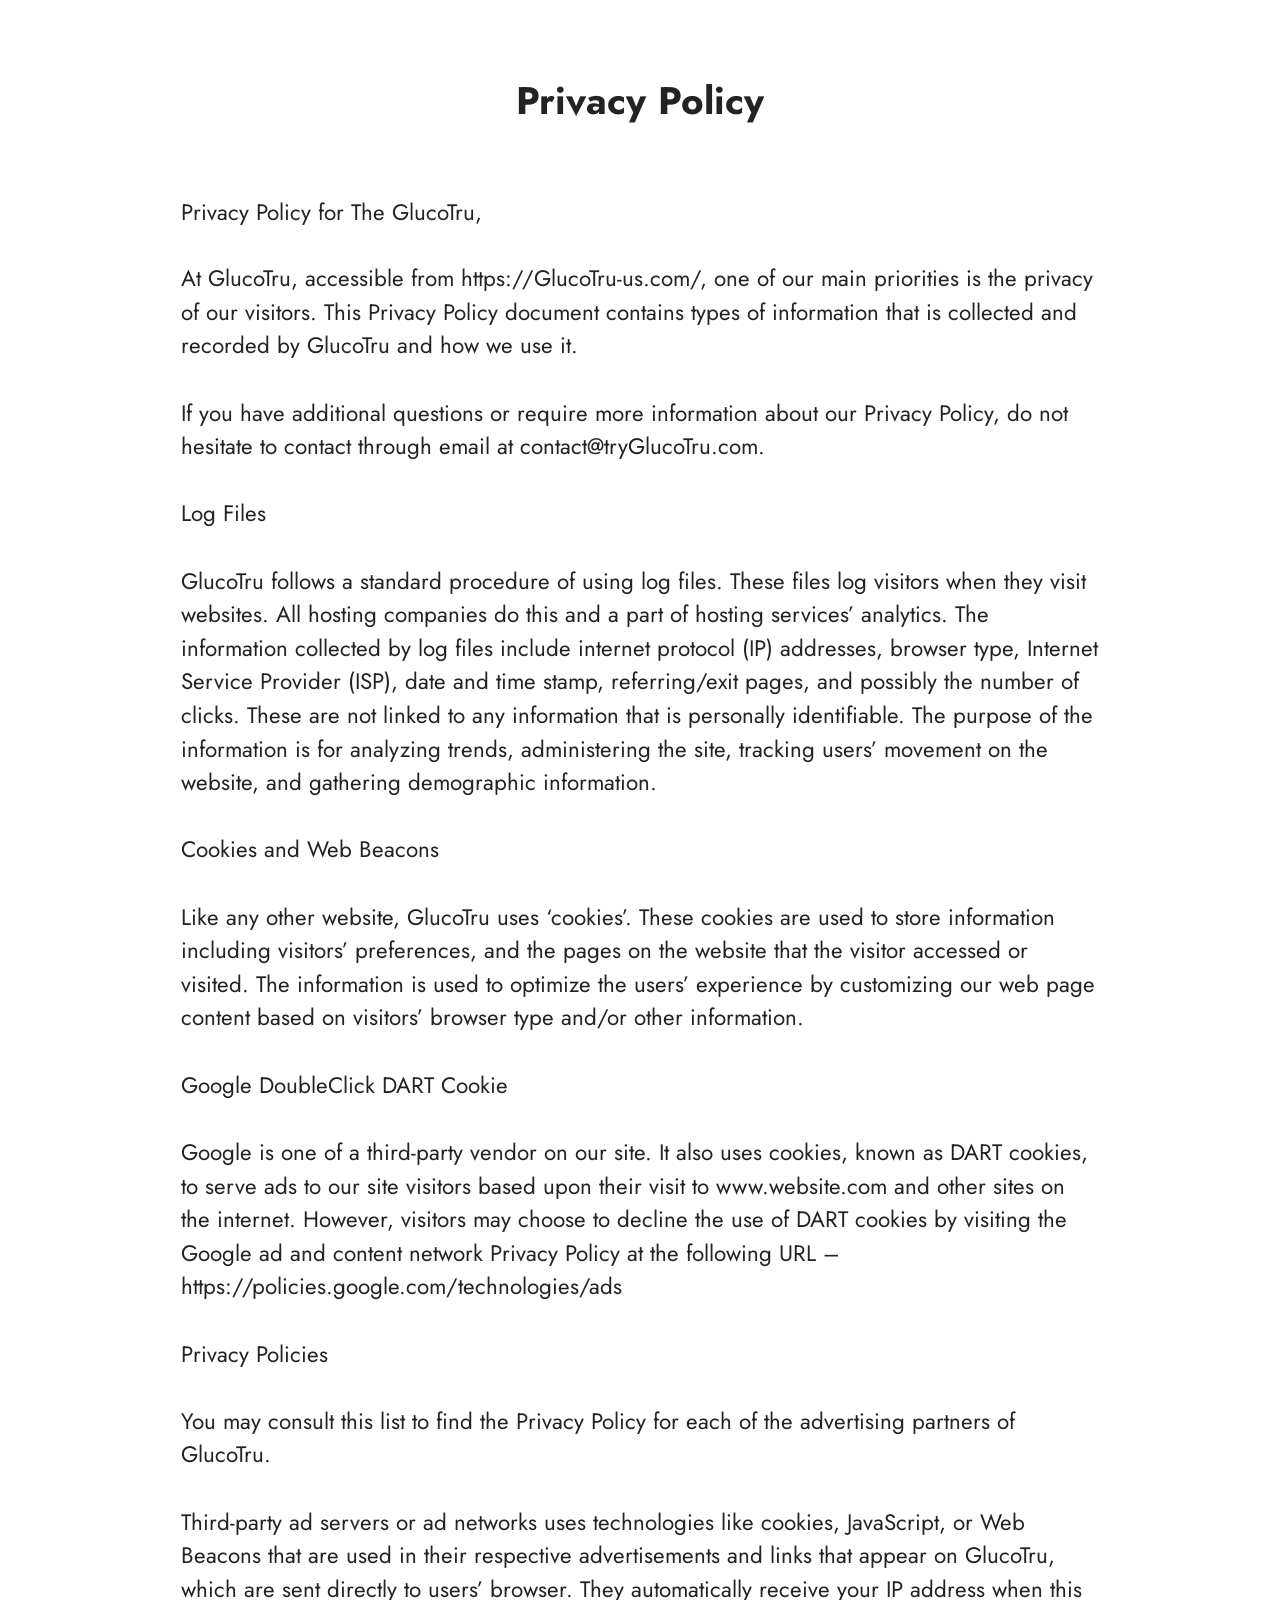
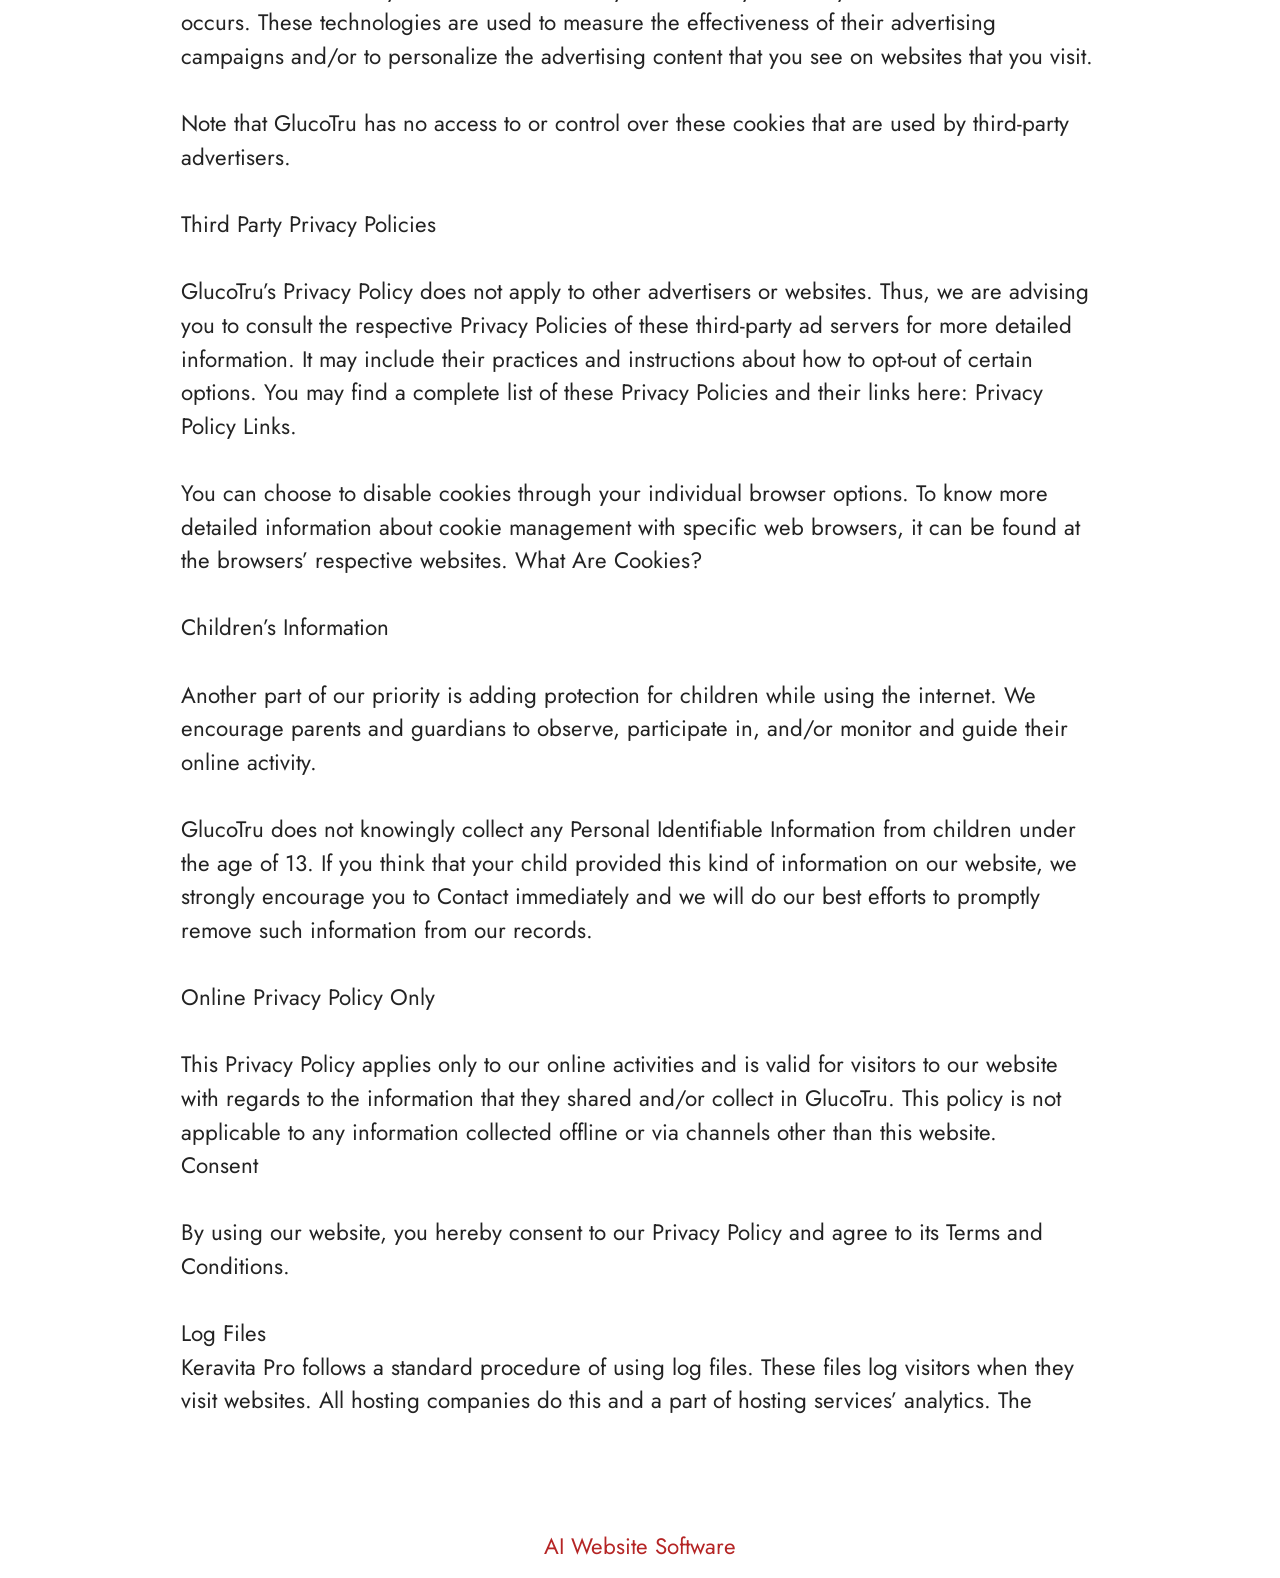
<file: privacy-policy.html>
<!DOCTYPE html>
<html  lang="en">
<head>
  <!-- Site made with Mobirise Website Builder v6.1.12, https://mobirise.com -->
  <meta charset="UTF-8">
  <meta http-equiv="X-UA-Compatible" content="IE=edge">
  <meta name="generator" content="Mobirise v6.1.12, mobirise.com">
  <meta name="twitter:card" content="summary_large_image"/>
  <meta name="twitter:image:src" content="https://getmindsilence.com/byg/privacy.php">
  <meta property="og:image" content="https://getmindsilence.com/byg/privacy.php">
  <meta name="twitter:title" content="Privacy Policy">
  <meta name="viewport" content="width=device-width, initial-scale=1, minimum-scale=1">
  <link rel="shortcut icon" href="assets/images/animation-6-752x403-1.webp" type="image/x-icon">
  <meta name="description" content="Privacy Policy For MindSilence">
  
  
  <title>Privacy Policy</title>
  <link rel="stylesheet" href="assets/bootstrap/css/bootstrap.min.css">
  <link rel="stylesheet" href="assets/theme/css/style.css">
  <link rel="preload" href="https://fonts.googleapis.com/css?family=Jost:100,200,300,400,500,600,700,800,900,100i,200i,300i,400i,500i,600i,700i,800i,900i&display=swap" as="style" onload="this.onload=null;this.rel='stylesheet'">
  <noscript><link rel="stylesheet" href="https://fonts.googleapis.com/css?family=Jost:100,200,300,400,500,600,700,800,900,100i,200i,300i,400i,500i,600i,700i,800i,900i&display=swap"></noscript>
  <link rel="preload" as="style" href="assets/mobirise/css/mbr-additional.css?v=uGPyAj"><link rel="stylesheet" href="assets/mobirise/css/mbr-additional.css?v=uGPyAj" type="text/css">

  
  
  
</head>
<body>
  
  <section data-bs-version="5.1" class="content5 cid-tBuMPzdHFY" id="content5-1z">
    
    <div class="container">
        <div class="row justify-content-center">
            <div class="col-md-12 col-lg-10">
                <h3 class="mbr-section-title mbr-fonts-style mb-4 display-2"><strong>Privacy Policy
</strong><div><strong><br></strong></div></h3>
                <h4 class="mbr-section-subtitle mbr-fonts-style mb-4 display-5">Privacy Policy for The GlucoTru,</h4>
                <p class="mbr-text mbr-fonts-style display-7">At GlucoTru, accessible from https://GlucoTru-us.com/, one of our main priorities is the privacy of our visitors. This Privacy Policy document contains types of information that is collected and recorded by GlucoTru and how we use it.
<br>
<br>If you have additional questions or require more information about our Privacy Policy, do not hesitate to contact through email at contact@tryGlucoTru.com.
<br>
<br>Log Files
<br>
<br>GlucoTru follows a standard procedure of using log files. These files log visitors when they visit websites. All hosting companies do this and a part of hosting services’ analytics. The information collected by log files include internet protocol (IP) addresses, browser type, Internet Service Provider (ISP), date and time stamp, referring/exit pages, and possibly the number of clicks. These are not linked to any information that is personally identifiable. The purpose of the information is for analyzing trends, administering the site, tracking users’ movement on the website, and gathering demographic information.
<br>
<br>Cookies and Web Beacons
<br>
<br>Like any other website, GlucoTru uses ‘cookies’. These cookies are used to store information including visitors’ preferences, and the pages on the website that the visitor accessed or visited. The information is used to optimize the users’ experience by customizing our web page content based on visitors’ browser type and/or other information.
<br>
<br>Google DoubleClick DART Cookie
<br>
<br>Google is one of a third-party vendor on our site. It also uses cookies, known as DART cookies, to serve ads to our site visitors based upon their visit to www.website.com and other sites on the internet. However, visitors may choose to decline the use of DART cookies by visiting the Google ad and content network Privacy Policy at the following URL – https://policies.google.com/technologies/ads
<br>
<br>Privacy Policies
<br>
<br>You may consult this list to find the Privacy Policy for each of the advertising partners of GlucoTru.
<br>
<br>Third-party ad servers or ad networks uses technologies like cookies, JavaScript, or Web Beacons that are used in their respective advertisements and links that appear on GlucoTru, which are sent directly to users’ browser. They automatically receive your IP address when this occurs. These technologies are used to measure the effectiveness of their advertising campaigns and/or to personalize the advertising content that you see on websites that you visit.
<br>
<br>Note that GlucoTru has no access to or control over these cookies that are used by third-party advertisers.
<br>
<br>Third Party Privacy Policies
<br>
<br>GlucoTru’s Privacy Policy does not apply to other advertisers or websites. Thus, we are advising you to consult the respective Privacy Policies of these third-party ad servers for more detailed information. It may include their practices and instructions about how to opt-out of certain options. You may find a complete list of these Privacy Policies and their links here: Privacy Policy Links.
<br>
<br>You can choose to disable cookies through your individual browser options. To know more detailed information about cookie management with specific web browsers, it can be found at the browsers’ respective websites. What Are Cookies?
<br>
<br>Children’s Information
<br>
<br>Another part of our priority is adding protection for children while using the internet. We encourage parents and guardians to observe, participate in, and/or monitor and guide their online activity.
<br>
<br>GlucoTru does not knowingly collect any Personal Identifiable Information from children under the age of 13. If you think that your child provided this kind of information on our website, we strongly encourage you to Contact immediately and we will do our best efforts to promptly remove such information from our records.
<br>
<br>Online Privacy Policy Only
<br>
<br>This Privacy Policy applies only to our online activities and is valid for visitors to our website with regards to the information that they shared and/or collect in GlucoTru. This policy is not applicable to any information collected offline or via channels other than this website.
<br>Consent
<br>
<br>By using our website, you hereby consent to our Privacy Policy and agree to its Terms and Conditions.<br>
<br>Log Files
<br>Keravita Pro follows a standard procedure of using log files. These files log visitors when they visit websites. All hosting companies do this and a part of hosting services’ analytics. The&nbsp;</p>
            </div>
        </div>
    </div>
</section><section class="display-7" style="padding: 0;align-items: center;justify-content: center;flex-wrap: wrap;    align-content: center;display: flex;position: relative;height: 4rem;"><a href="https://mobiri.se/4429519" style="flex: 1 1;height: 4rem;position: absolute;width: 100%;z-index: 1;"><img alt="" style="height: 4rem;" src="[data-uri]"></a><p style="margin: 0;text-align: center;" class="display-7">&#8204;</p><a style="z-index:1" href="https://mobirise.com/builder/ai-website-builder.html">AI Website Software</a></section><script src="assets/bootstrap/js/bootstrap.bundle.min.js"></script>  <script src="assets/smoothscroll/smooth-scroll.js"></script>  <script src="assets/ytplayer/index.js"></script>  <script src="assets/theme/js/script.js"></script>  
  
  
</body>
</html>
</file>
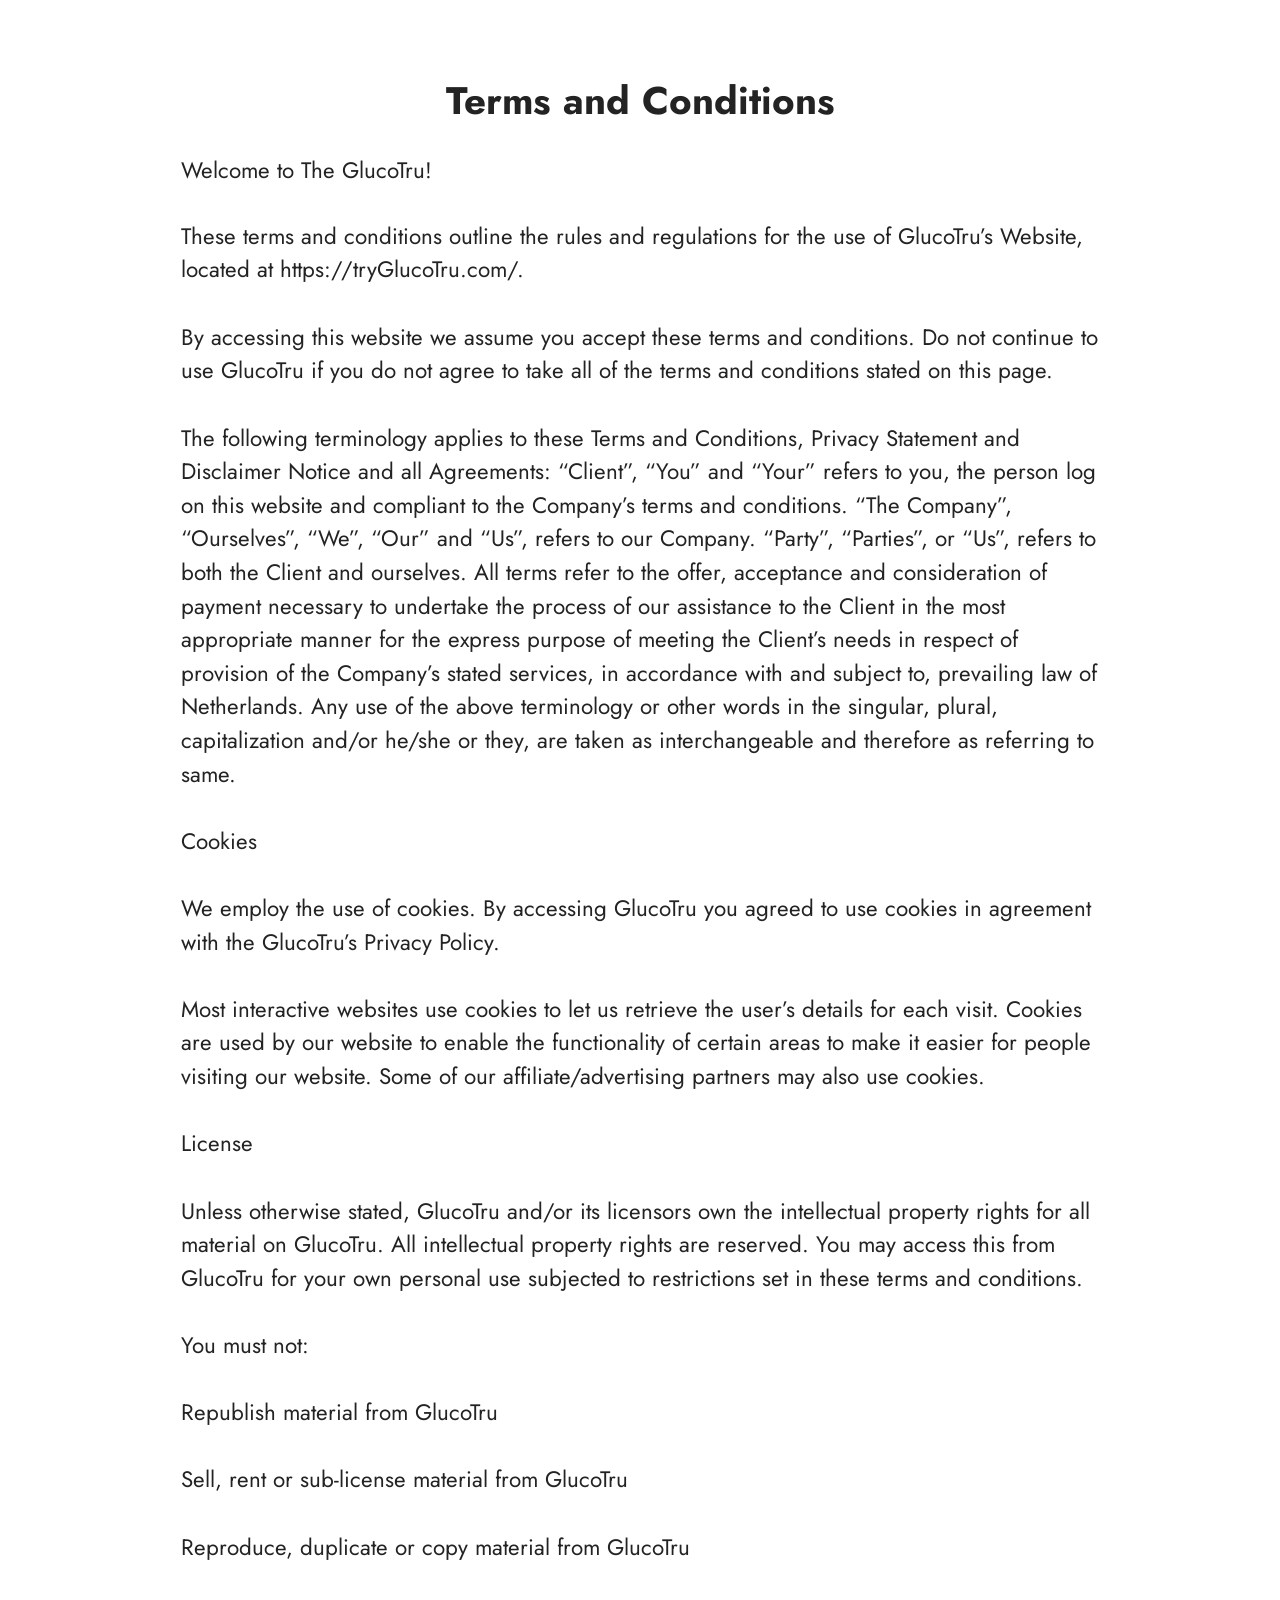
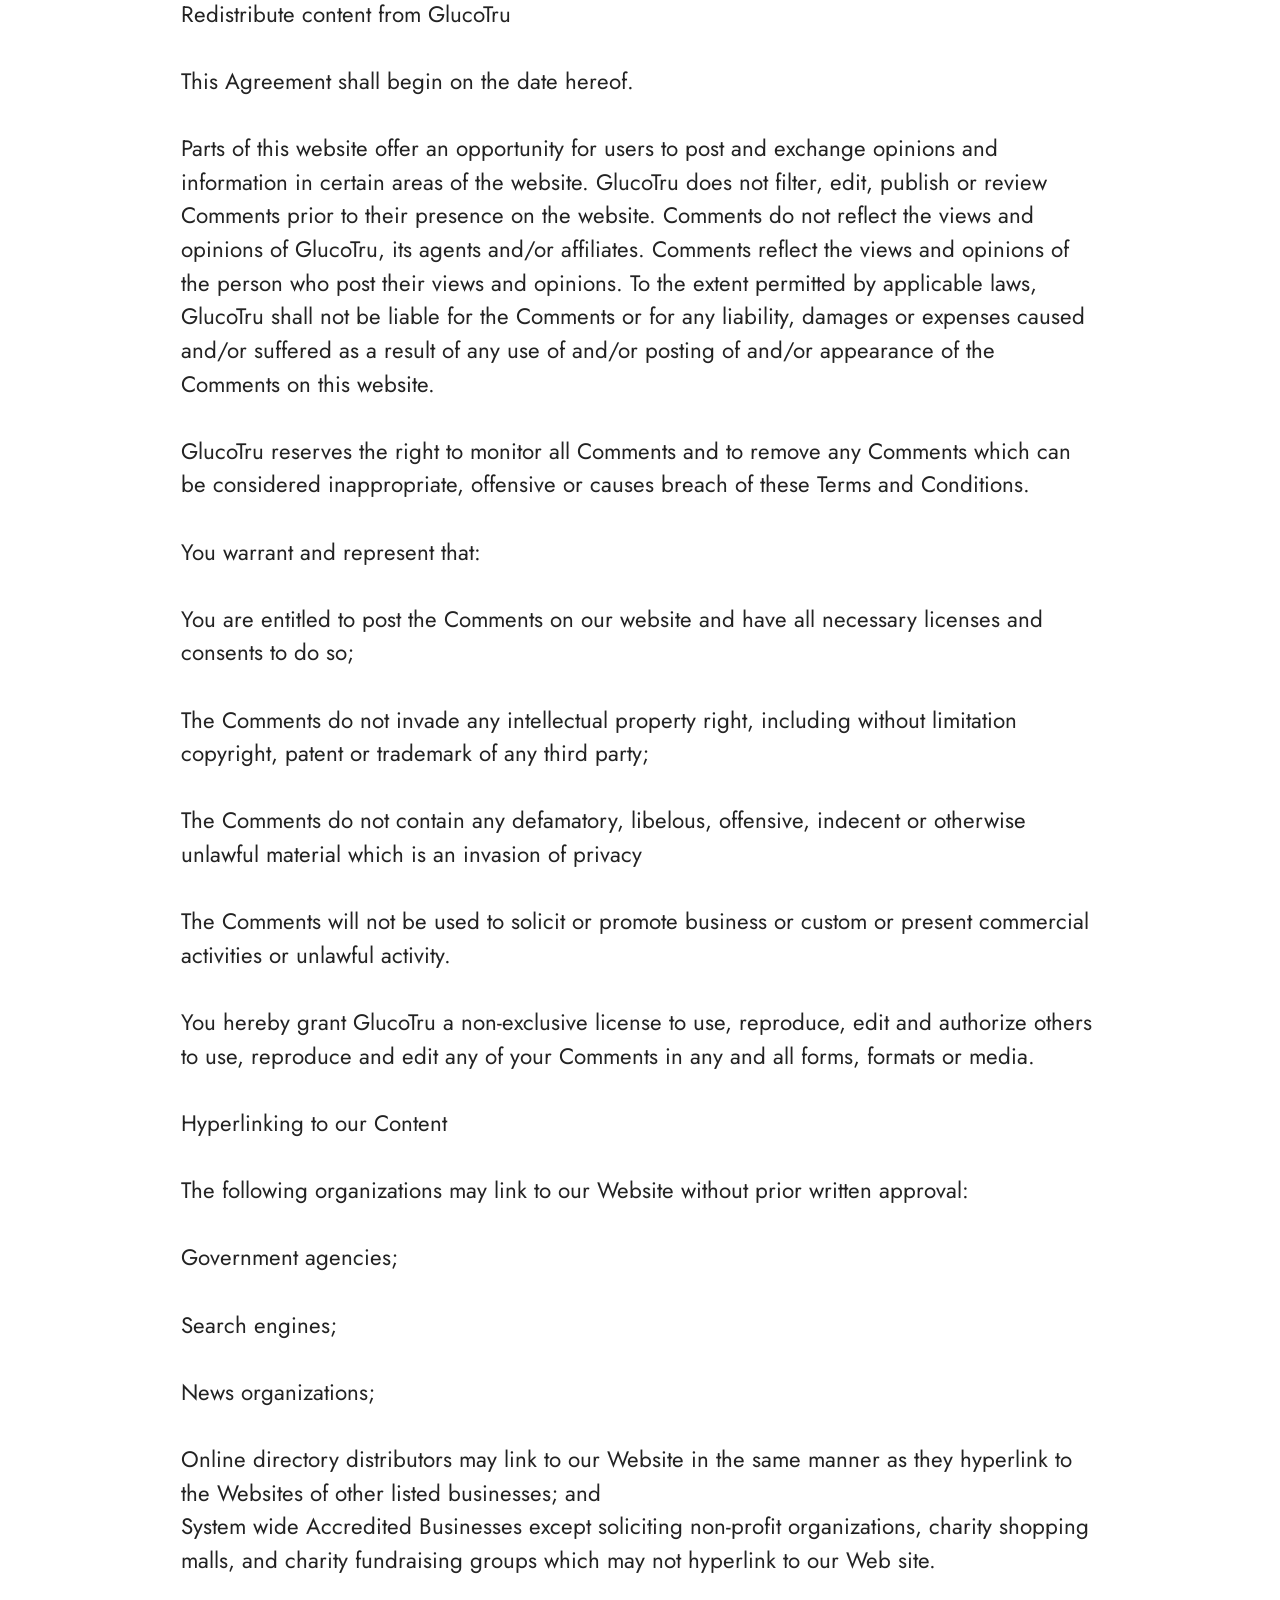
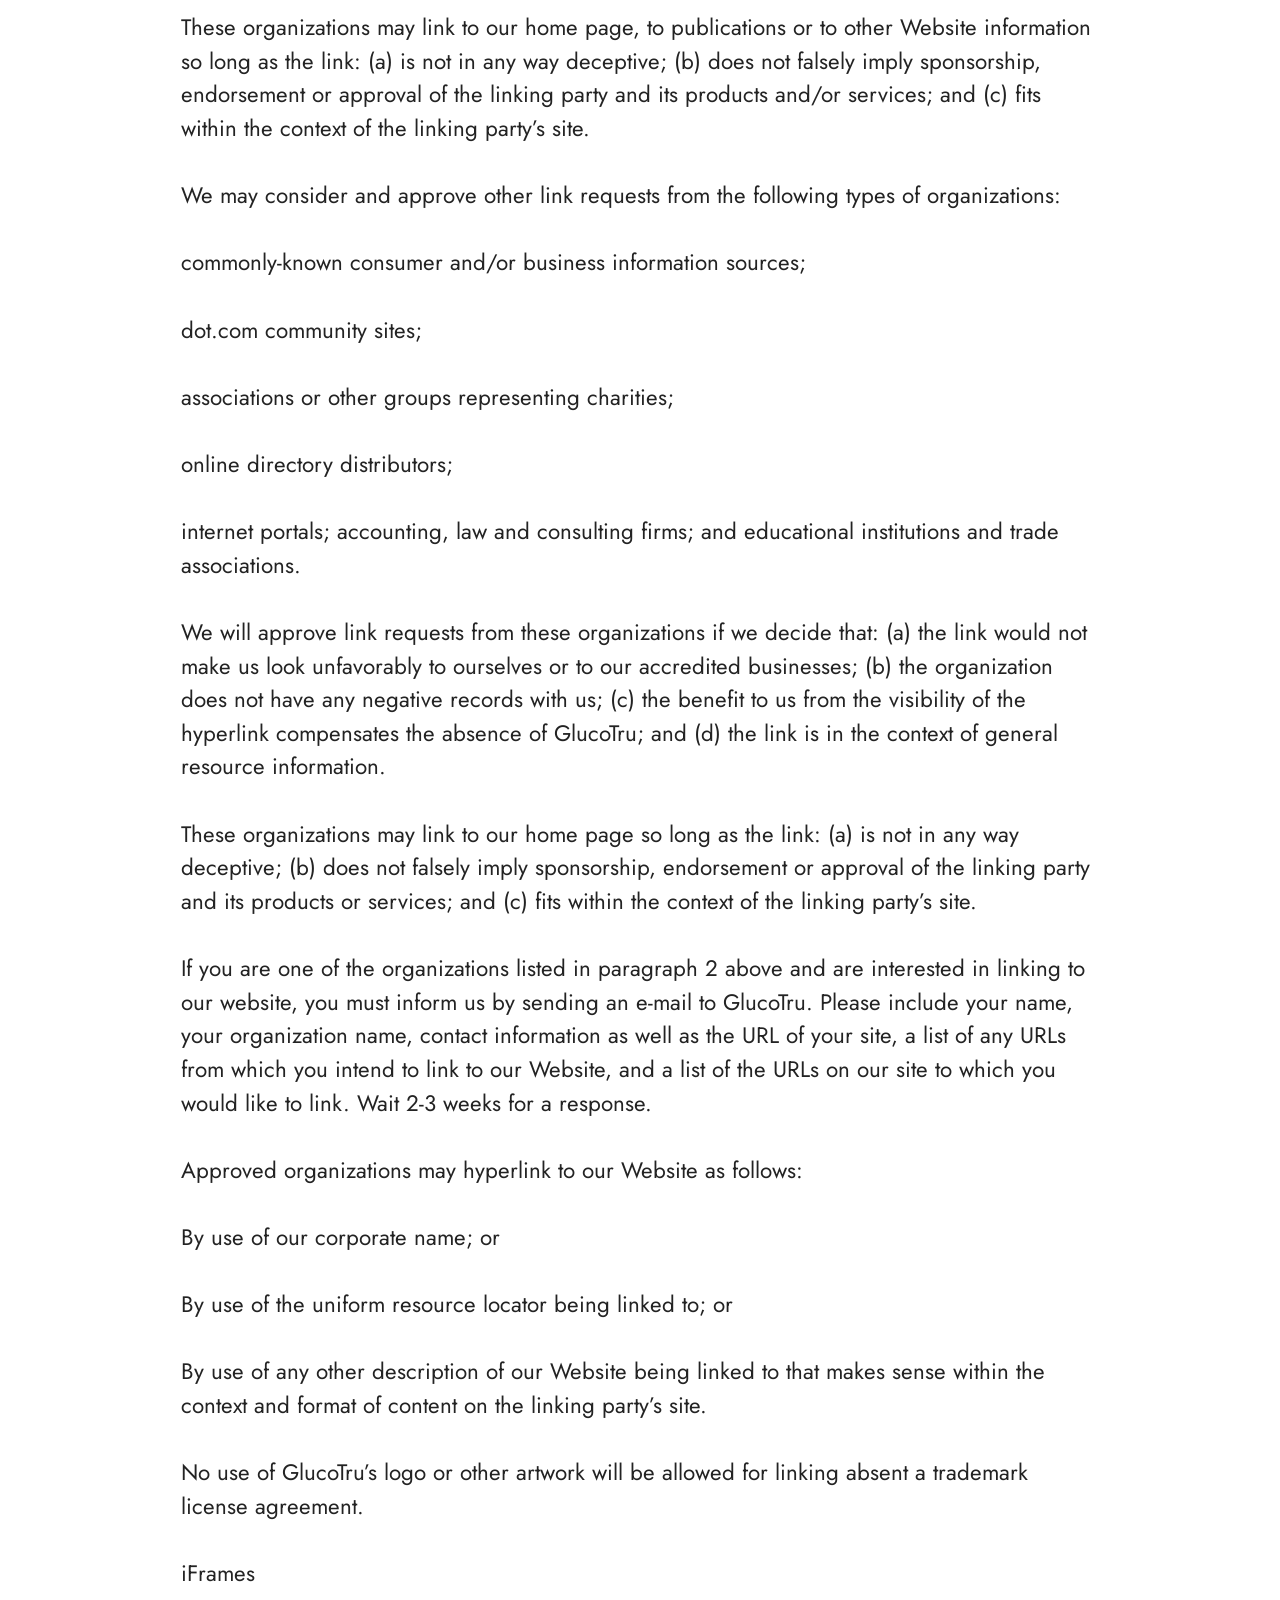
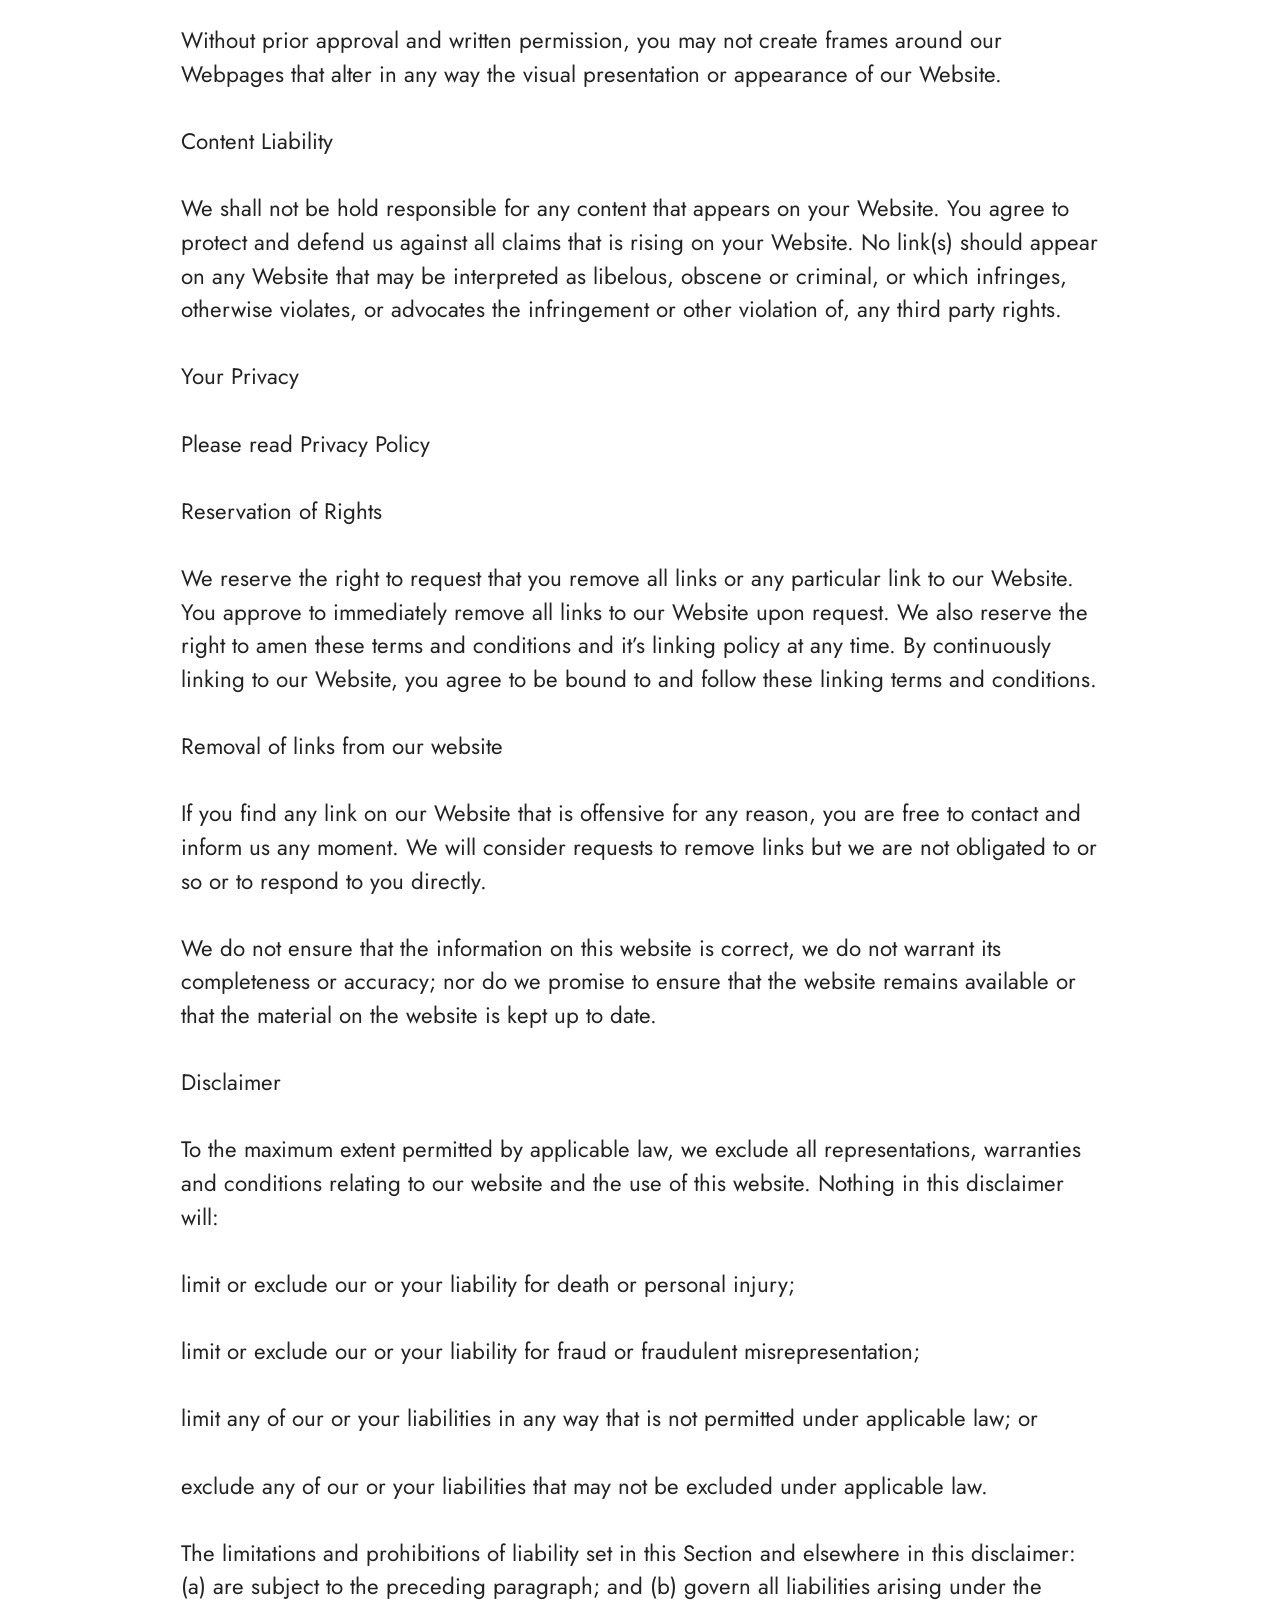
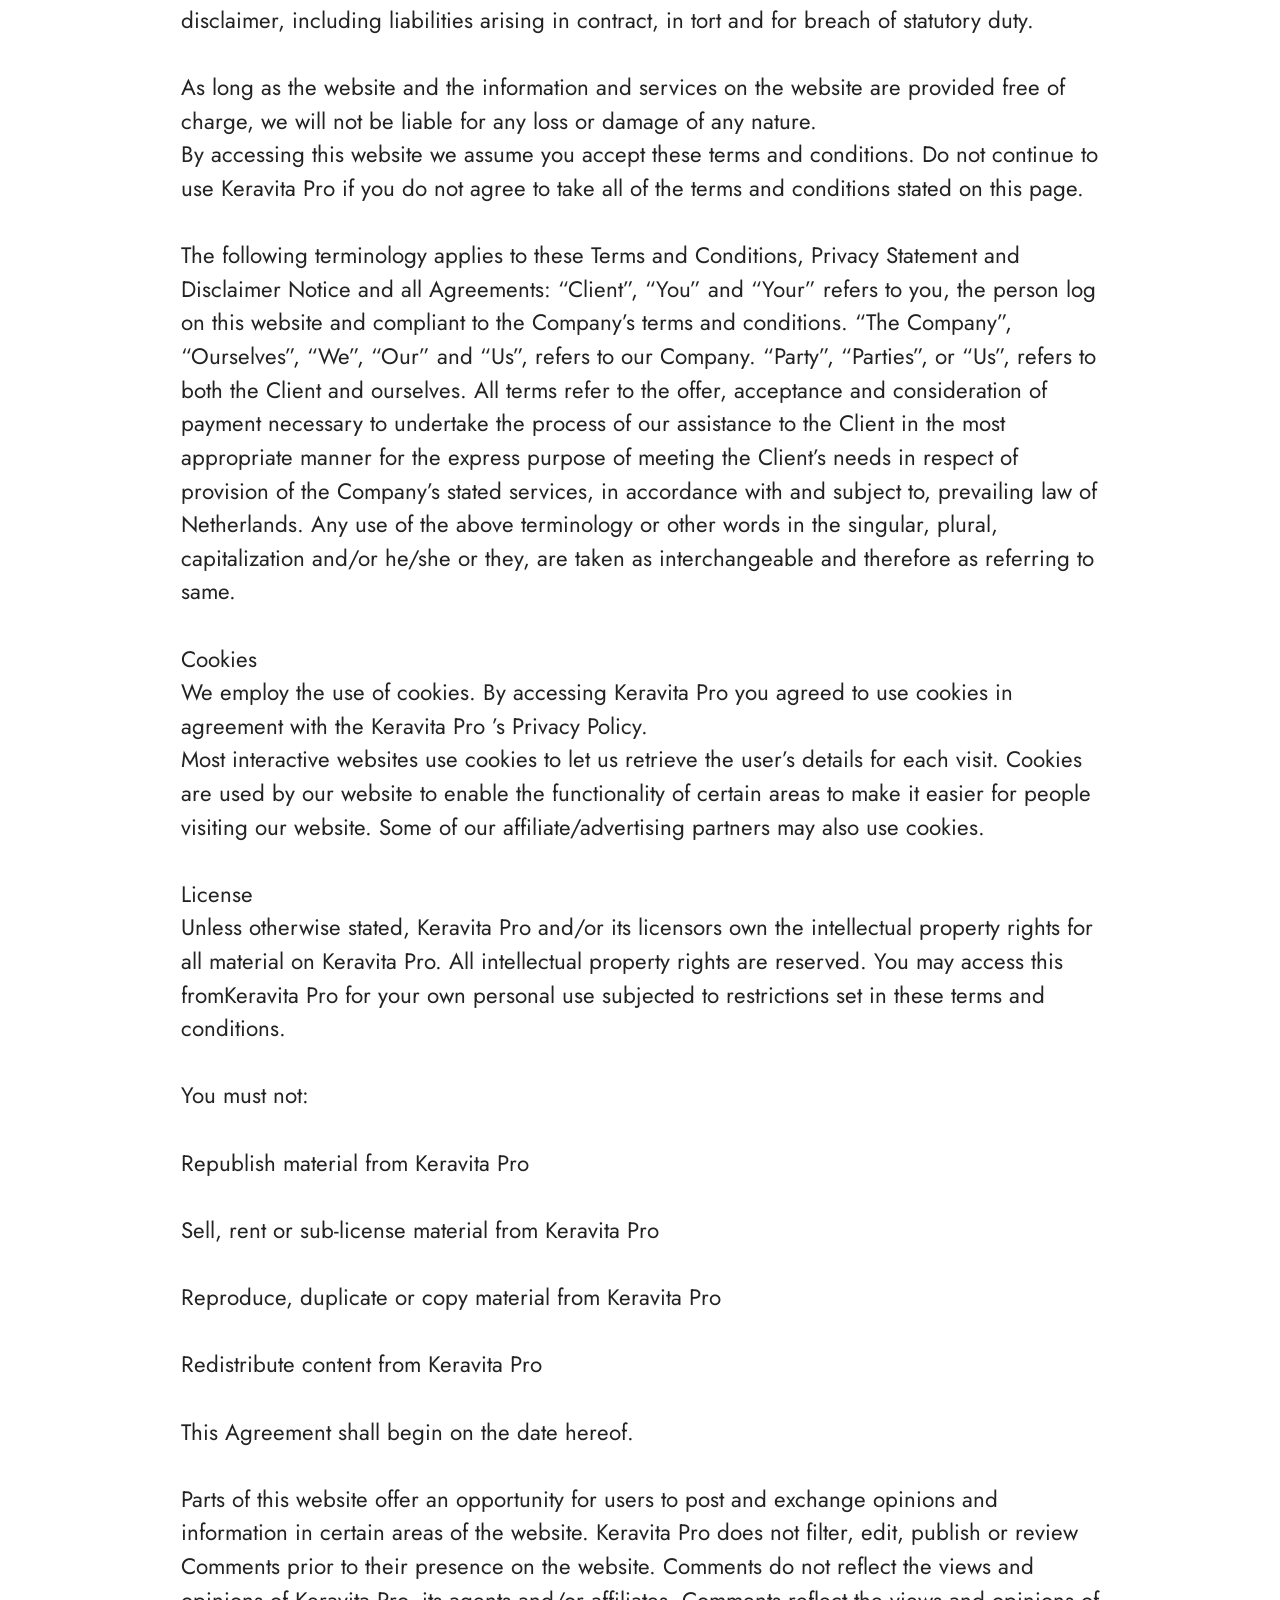
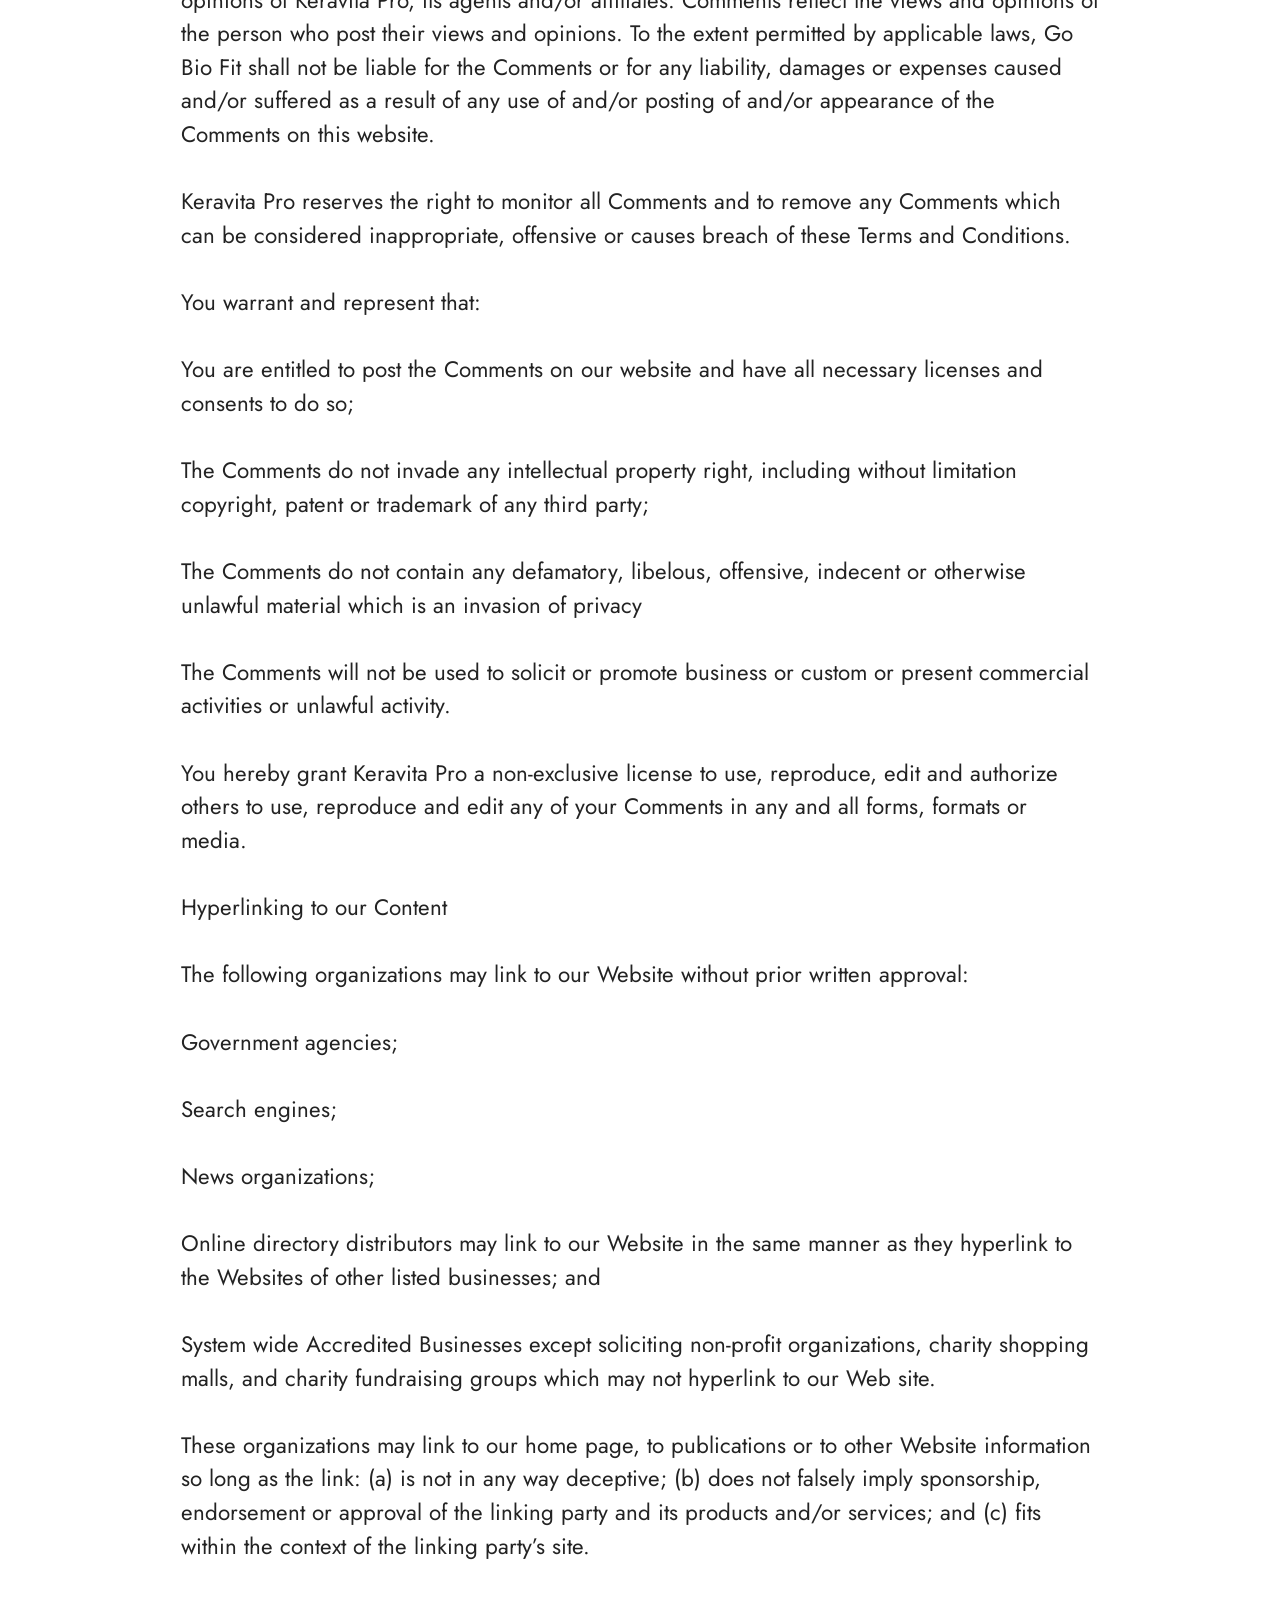
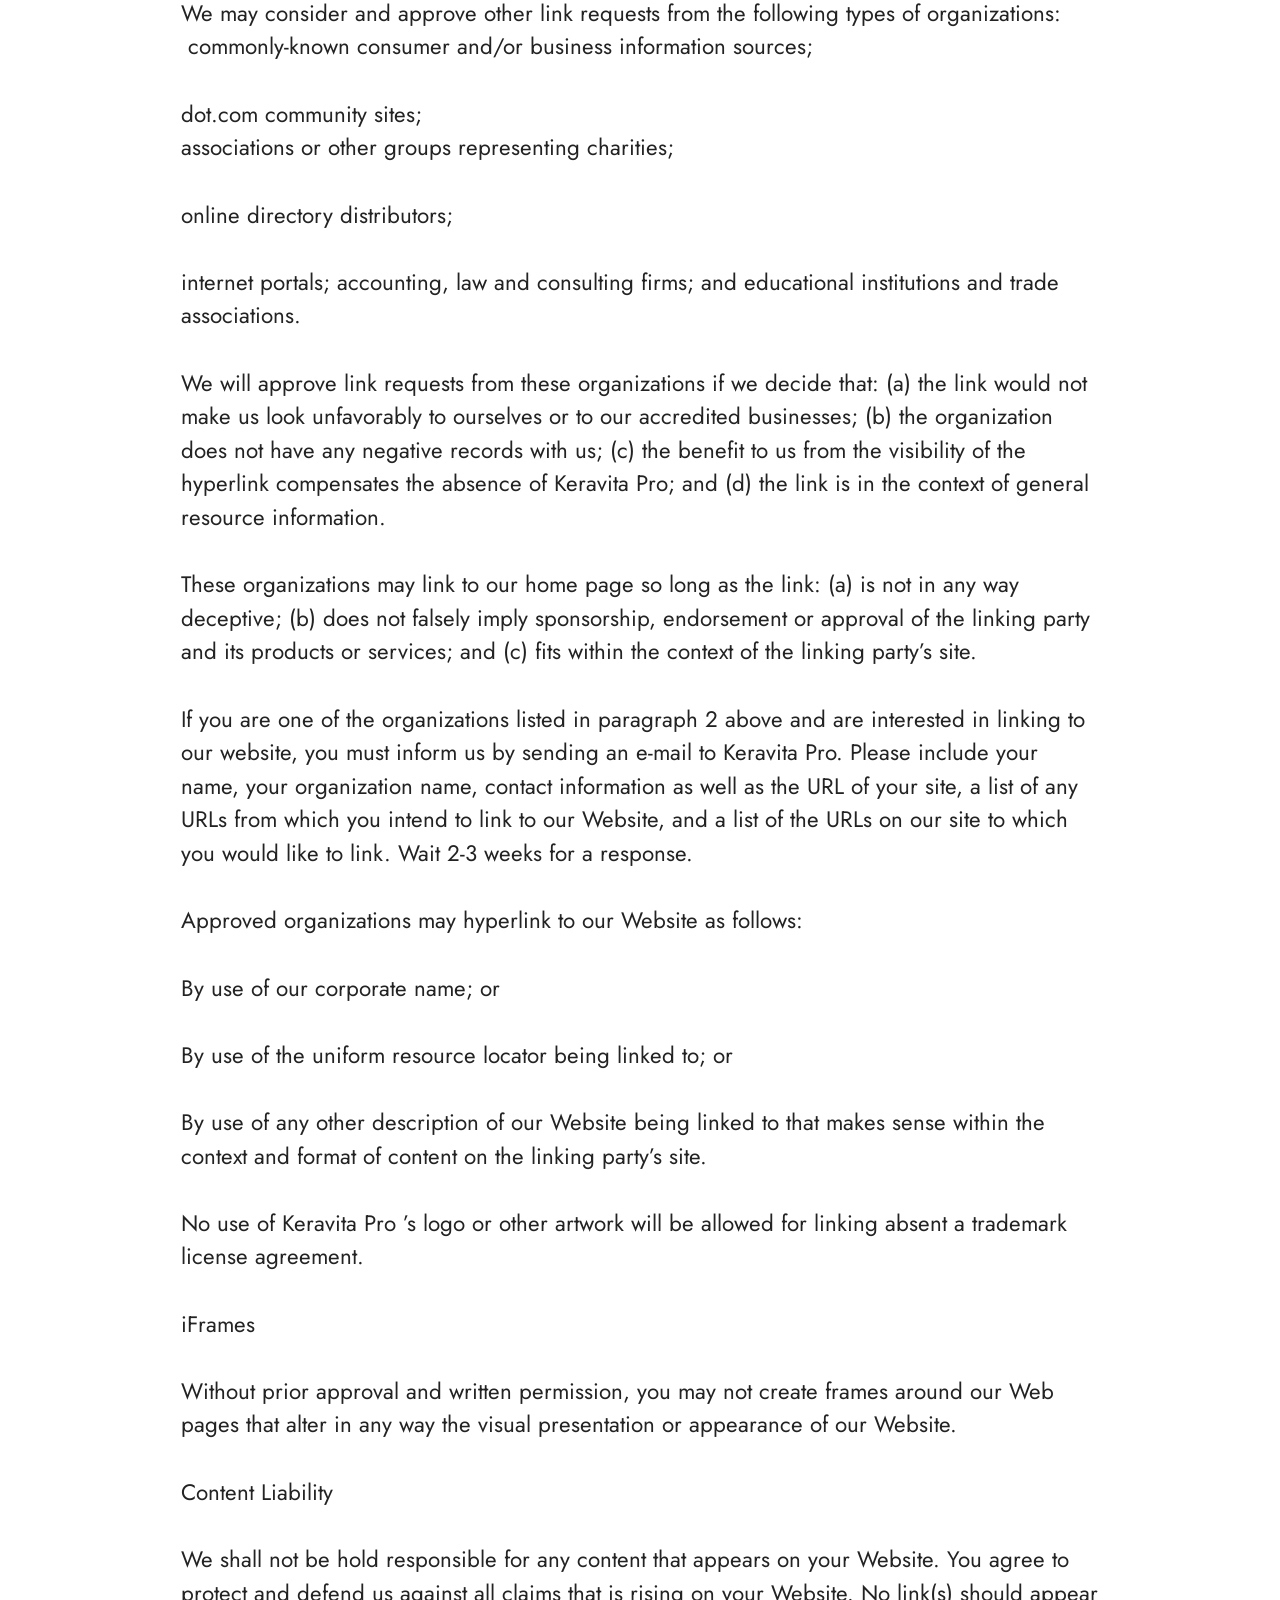
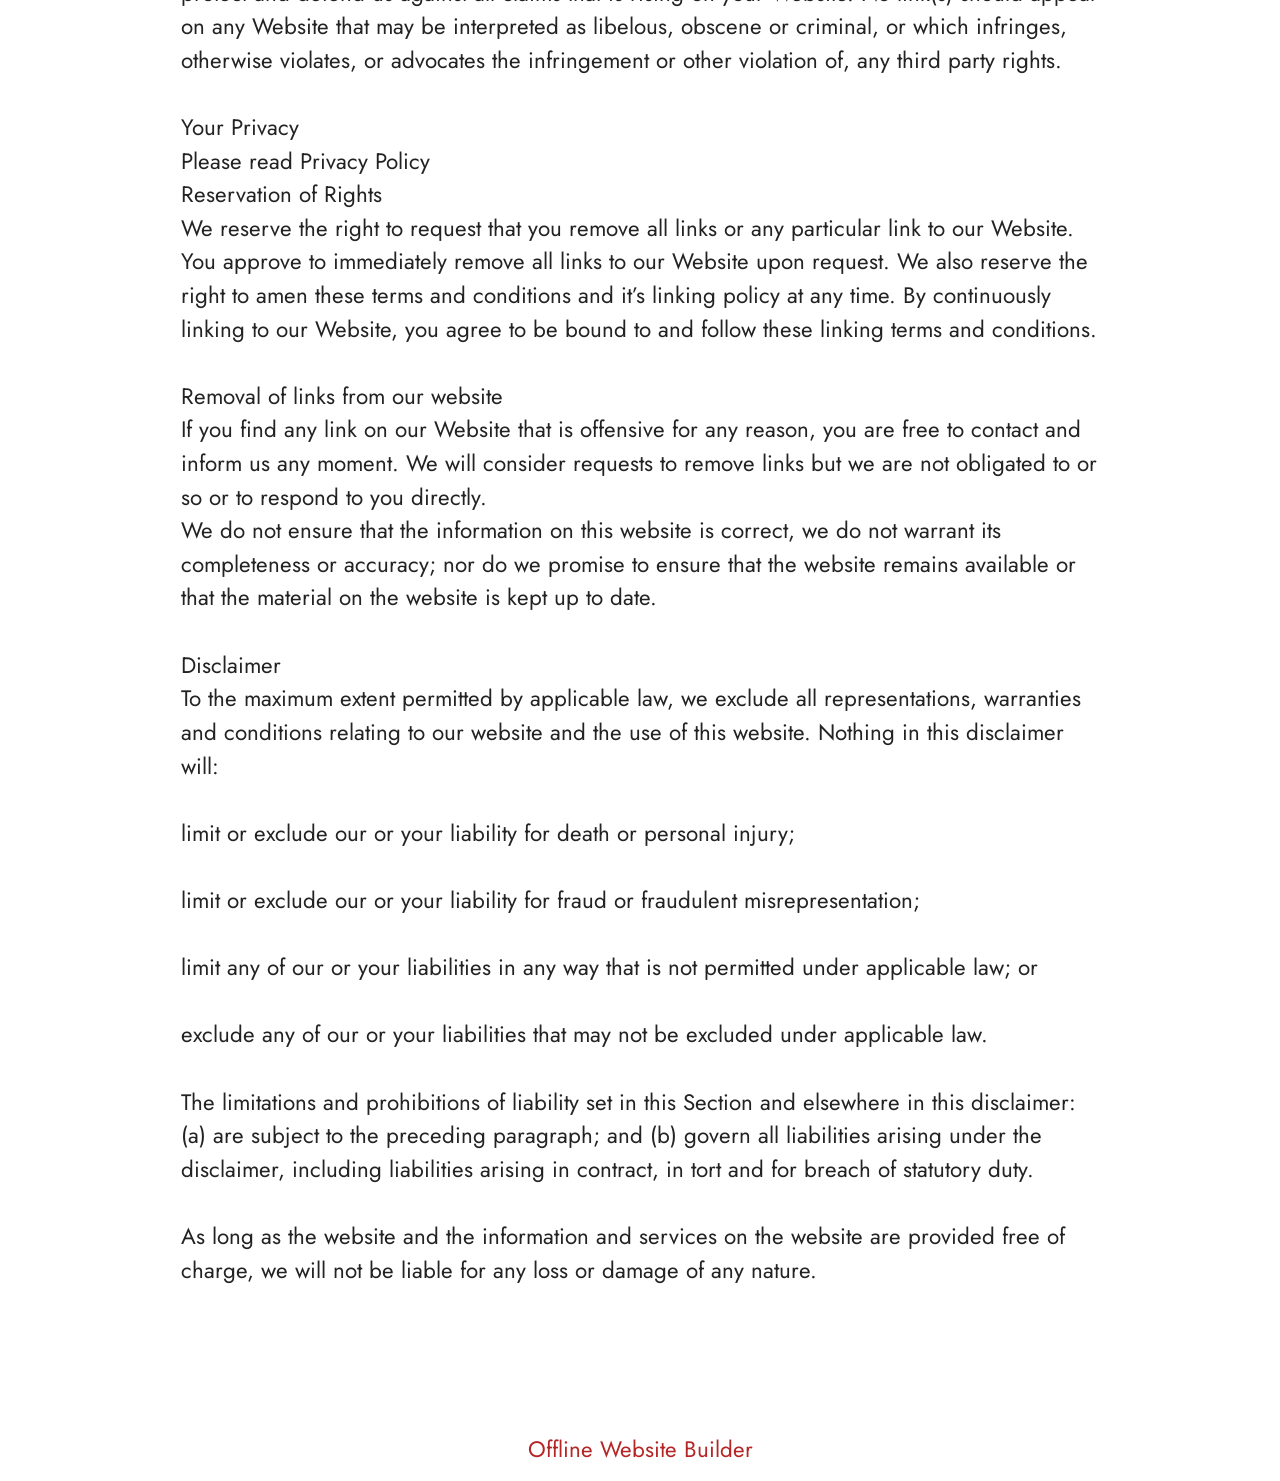
<file: Terms.html>
<!DOCTYPE html>
<html  lang="en">
<head>
  <!-- Site made with Mobirise Website Builder v6.1.12, https://mobirise.com -->
  <meta charset="UTF-8">
  <meta http-equiv="X-UA-Compatible" content="IE=edge">
  <meta name="generator" content="Mobirise v6.1.12, mobirise.com">
  <meta name="twitter:card" content="summary_large_image"/>
  <meta name="twitter:image:src" content="https://getmindsilence.com/byg/terms.php">
  <meta property="og:image" content="https://getmindsilence.com/byg/terms.php">
  <meta name="twitter:title" content="Terms">
  <meta name="viewport" content="width=device-width, initial-scale=1, minimum-scale=1">
  <link rel="shortcut icon" href="assets/images/animation-6-752x403-1.webp" type="image/x-icon">
  <meta name="description" content="Terms For MindSilence">
  
  
  <title>Terms</title>
  <link rel="stylesheet" href="assets/bootstrap/css/bootstrap.min.css">
  <link rel="stylesheet" href="assets/theme/css/style.css">
  <link rel="preload" href="https://fonts.googleapis.com/css?family=Jost:100,200,300,400,500,600,700,800,900,100i,200i,300i,400i,500i,600i,700i,800i,900i&display=swap" as="style" onload="this.onload=null;this.rel='stylesheet'">
  <noscript><link rel="stylesheet" href="https://fonts.googleapis.com/css?family=Jost:100,200,300,400,500,600,700,800,900,100i,200i,300i,400i,500i,600i,700i,800i,900i&display=swap"></noscript>
  <link rel="preload" as="style" href="assets/mobirise/css/mbr-additional.css?v=vxo7GM"><link rel="stylesheet" href="assets/mobirise/css/mbr-additional.css?v=vxo7GM" type="text/css">

  
  
  
</head>
<body>
  
  <section data-bs-version="5.1" class="content5 cid-tBuOj1XZ1f" id="content5-20">
    
    <div class="container">
        <div class="row justify-content-center">
            <div class="col-md-12 col-lg-10">
                <h3 class="mbr-section-title mbr-fonts-style mb-4 display-2"><strong>Terms and Conditions</strong></h3>
                <h4 class="mbr-section-subtitle mbr-fonts-style mb-4 display-5">Welcome to The GlucoTru!</h4>
                <p class="mbr-text mbr-fonts-style display-7">These terms and conditions outline the rules and regulations for the use of GlucoTru’s Website, located at https://tryGlucoTru.com/.
<br>
<br>By accessing this website we assume you accept these terms and conditions. Do not continue to use GlucoTru if you do not agree to take all of the terms and conditions stated on this page.
<br>
<br>The following terminology applies to these Terms and Conditions, Privacy Statement and Disclaimer Notice and all Agreements: “Client”, “You” and “Your” refers to you, the person log on this website and compliant to the Company’s terms and conditions. “The Company”, “Ourselves”, “We”, “Our” and “Us”, refers to our Company. “Party”, “Parties”, or “Us”, refers to both the Client and ourselves. All terms refer to the offer, acceptance and consideration of payment necessary to undertake the process of our assistance to the Client in the most appropriate manner for the express purpose of meeting the Client’s needs in respect of provision of the Company’s stated services, in accordance with and subject to, prevailing law of Netherlands. Any use of the above terminology or other words in the singular, plural, capitalization and/or he/she or they, are taken as interchangeable and therefore as referring to same.
<br>
<br>Cookies
<br>
<br>We employ the use of cookies. By accessing GlucoTru you agreed to use cookies in agreement with the GlucoTru’s Privacy Policy.
<br>
<br>Most interactive websites use cookies to let us retrieve the user’s details for each visit. Cookies are used by our website to enable the functionality of certain areas to make it easier for people visiting our website. Some of our affiliate/advertising partners may also use cookies.
<br>
<br>License
<br>
<br>Unless otherwise stated, GlucoTru and/or its licensors own the intellectual property rights for all material on GlucoTru. All intellectual property rights are reserved. You may access this from GlucoTru for your own personal use subjected to restrictions set in these terms and conditions.
<br>
<br>You must not:
<br>
<br>Republish material from GlucoTru
<br>
<br>Sell, rent or sub-license material from GlucoTru
<br>
<br>Reproduce, duplicate or copy material from GlucoTru
<br>
<br>Redistribute content from GlucoTru
<br>
<br>This Agreement shall begin on the date hereof.
<br>
<br>Parts of this website offer an opportunity for users to post and exchange opinions and information in certain areas of the website. GlucoTru does not filter, edit, publish or review Comments prior to their presence on the website. Comments do not reflect the views and opinions of GlucoTru, its agents and/or affiliates. Comments reflect the views and opinions of the person who post their views and opinions. To the extent permitted by applicable laws, GlucoTru shall not be liable for the Comments or for any liability, damages or expenses caused and/or suffered as a result of any use of and/or posting of and/or appearance of the Comments on this website.
<br>
<br>GlucoTru reserves the right to monitor all Comments and to remove any Comments which can be considered inappropriate, offensive or causes breach of these Terms and Conditions.
<br>
<br>You warrant and represent that:
<br>
<br>You are entitled to post the Comments on our website and have all necessary licenses and consents to do so;
<br>
<br>The Comments do not invade any intellectual property right, including without limitation copyright, patent or trademark of any third party;
<br>
<br>The Comments do not contain any defamatory, libelous, offensive, indecent or otherwise unlawful material which is an invasion of privacy
<br>
<br>The Comments will not be used to solicit or promote business or custom or present commercial activities or unlawful activity.
<br>
<br>You hereby grant GlucoTru a non-exclusive license to use, reproduce, edit and authorize others to use, reproduce and edit any of your Comments in any and all forms, formats or media.
<br>
<br>Hyperlinking to our Content
<br>
<br>The following organizations may link to our Website without prior written approval:
<br>
<br>Government agencies;
<br>
<br>Search engines;
<br>
<br>News organizations;
<br>
<br>Online directory distributors may link to our Website in the same manner as they hyperlink to the Websites of other listed businesses; and
<br>System wide Accredited Businesses except soliciting non-profit organizations, charity shopping malls, and charity fundraising groups which may not hyperlink to our Web site.
<br>
<br>These organizations may link to our home page, to publications or to other Website information so long as the link: (a) is not in any way deceptive; (b) does not falsely imply sponsorship, endorsement or approval of the linking party and its products and/or services; and (c) fits within the context of the linking party’s site.
<br>
<br>We may consider and approve other link requests from the following types of organizations:
<br>
<br>commonly-known consumer and/or business information sources;
<br>
<br>dot.com community sites;
<br>
<br>associations or other groups representing charities;
<br>
<br>online directory distributors;
<br>
<br>internet portals; accounting, law and consulting firms; and educational institutions and trade associations.
<br>
<br>We will approve link requests from these organizations if we decide that: (a) the link would not make us look unfavorably to ourselves or to our accredited businesses; (b) the organization does not have any negative records with us; (c) the benefit to us from the visibility of the hyperlink compensates the absence of GlucoTru; and (d) the link is in the context of general resource information.
<br>
<br>These organizations may link to our home page so long as the link: (a) is not in any way deceptive; (b) does not falsely imply sponsorship, endorsement or approval of the linking party and its products or services; and (c) fits within the context of the linking party’s site.
<br>
<br>If you are one of the organizations listed in paragraph 2 above and are interested in linking to our website, you must inform us by sending an e-mail to GlucoTru. Please include your name, your organization name, contact information as well as the URL of your site, a list of any URLs from which you intend to link to our Website, and a list of the URLs on our site to which you would like to link. Wait 2-3 weeks for a response.
<br>
<br>Approved organizations may hyperlink to our Website as follows:
<br>
<br>By use of our corporate name; or
<br>
<br>By use of the uniform resource locator being linked to; or
<br>
<br>By use of any other description of our Website being linked to that makes sense within the context and format of content on the linking party’s site.
<br>
<br>No use of GlucoTru’s logo or other artwork will be allowed for linking absent a trademark license agreement.
<br>
<br>iFrames
<br>
<br>Without prior approval and written permission, you may not create frames around our Webpages that alter in any way the visual presentation or appearance of our Website.
<br>
<br>Content Liability
<br>
<br>We shall not be hold responsible for any content that appears on your Website. You agree to protect and defend us against all claims that is rising on your Website. No link(s) should appear on any Website that may be interpreted as libelous, obscene or criminal, or which infringes, otherwise violates, or advocates the infringement or other violation of, any third party rights.
<br>
<br>Your Privacy
<br>
<br>Please read Privacy Policy
<br>
<br>Reservation of Rights
<br>
<br>We reserve the right to request that you remove all links or any particular link to our Website. You approve to immediately remove all links to our Website upon request. We also reserve the right to amen these terms and conditions and it’s linking policy at any time. By continuously linking to our Website, you agree to be bound to and follow these linking terms and conditions.
<br>
<br>Removal of links from our website
<br>
<br>If you find any link on our Website that is offensive for any reason, you are free to contact and inform us any moment. We will consider requests to remove links but we are not obligated to or so or to respond to you directly.
<br>
<br>We do not ensure that the information on this website is correct, we do not warrant its completeness or accuracy; nor do we promise to ensure that the website remains available or that the material on the website is kept up to date.
<br>
<br>Disclaimer
<br>
<br>To the maximum extent permitted by applicable law, we exclude all representations, warranties and conditions relating to our website and the use of this website. Nothing in this disclaimer will:
<br>
<br>limit or exclude our or your liability for death or personal injury;
<br>
<br>limit or exclude our or your liability for fraud or fraudulent misrepresentation;
<br>
<br>limit any of our or your liabilities in any way that is not permitted under applicable law; or
<br>
<br>exclude any of our or your liabilities that may not be excluded under applicable law.
<br>
<br>The limitations and prohibitions of liability set in this Section and elsewhere in this disclaimer: (a) are subject to the preceding paragraph; and (b) govern all liabilities arising under the disclaimer, including liabilities arising in contract, in tort and for breach of statutory duty.
<br>
<br>As long as the website and the information and services on the website are provided free of charge, we will not be liable for any loss or damage of any nature.<br>By accessing this website we assume you accept these terms and conditions. Do not continue to use Keravita Pro if you do not agree to take all of the terms and conditions stated on this page.
<br><br>The following terminology applies to these Terms and Conditions, Privacy Statement and Disclaimer Notice and all Agreements: “Client”, “You” and “Your” refers to you, the person log on this website and compliant to the Company’s terms and conditions. “The Company”, “Ourselves”, “We”, “Our” and “Us”, refers to our Company. “Party”, “Parties”, or “Us”, refers to both the Client and ourselves. All terms refer to the offer, acceptance and consideration of payment necessary to undertake the process of our assistance to the Client in the most appropriate manner for the express purpose of meeting the Client’s needs in respect of provision of the Company’s stated services, in accordance with and subject to, prevailing law of Netherlands. Any use of the above terminology or other words in the singular, plural, capitalization and/or he/she or they, are taken as interchangeable and therefore as referring to same.
<br><br>Cookies<br>We employ the use of cookies. By accessing Keravita Pro you agreed to use cookies in agreement with the Keravita Pro ’s Privacy Policy.<br>Most interactive websites use cookies to let us retrieve the user’s details for each visit. Cookies are used by our website to enable the functionality of certain areas to make it easier for people visiting our website. Some of our affiliate/advertising partners may also use cookies.
<br><br>License
<br>Unless otherwise stated, Keravita Pro and/or its licensors own the intellectual property rights for all material on Keravita Pro. All intellectual property rights are reserved. You may access this fromKeravita Pro for your own personal use subjected to restrictions set in these terms and conditions.
<br><br>You must not:
<br><br>Republish material from Keravita Pro
<br>
<br>Sell, rent or sub-license material from Keravita Pro
<br><br>Reproduce, duplicate or copy material from Keravita Pro
<br><br>Redistribute content from Keravita Pro
<br><br>This Agreement shall begin on the date hereof.
<br><br>Parts of this website offer an opportunity for users to post and exchange opinions and information in certain areas of the website. Keravita Pro does not filter, edit, publish or review Comments prior to their presence on the website. Comments do not reflect the views and opinions of Keravita Pro, its agents and/or affiliates. Comments reflect the views and opinions of the person who post their views and opinions. To the extent permitted by applicable laws, Go Bio Fit shall not be liable for the Comments or for any liability, damages or expenses caused and/or suffered as a result of any use of and/or posting of and/or appearance of the Comments on this website.
<br>
<br>Keravita Pro reserves the right to monitor all Comments and to remove any Comments which can be considered inappropriate, offensive or causes breach of these Terms and Conditions.
<br><br>You warrant and represent that:
<br>
<br>You are entitled to post the Comments on our website and have all necessary licenses and consents to do so;<br><br>The Comments do not invade any intellectual property right, including without limitation copyright, patent or trademark of any third party;
<br><br>The Comments do not contain any defamatory, libelous, offensive, indecent or otherwise unlawful material which is an invasion of privacy
<br><br>The Comments will not be used to solicit or promote business or custom or present commercial activities or unlawful activity.
<br><br>You hereby grant Keravita Pro a non-exclusive license to use, reproduce, edit and authorize others to use, reproduce and edit any of your Comments in any and all forms, formats or media.
<br><br>Hyperlinking to our Content
<br><br>The following organizations may link to our Website without prior written approval:
<br><br>Government agencies;
<br>
<br>Search engines;
<br><br>News organizations;
<br><br>Online directory distributors may link to our Website in the same manner as they hyperlink to the Websites of other listed businesses; and
<br><br>System wide Accredited Businesses except soliciting non-profit organizations, charity shopping malls, and charity fundraising groups which may not hyperlink to our Web site.
<br><br>These organizations may link to our home page, to publications or to other Website information so long as the link: (a) is not in any way deceptive; (b) does not falsely imply sponsorship, endorsement or approval of the linking party and its products and/or services; and (c) fits within the context of the linking party’s site.
<br><br>We may consider and approve other link requests from the following types of organizations:
<br>&nbsp;commonly-known consumer and/or business information sources;
<br><br>dot.com community sites;
<br>associations or other groups representing charities;<br><br>online directory distributors;
<br><br>internet portals; accounting, law and consulting firms; and educational institutions and trade associations.
<br>
<br>We will approve link requests from these organizations if we decide that: (a) the link would not make us look unfavorably to ourselves or to our accredited businesses; (b) the organization does not have any negative records with us; (c) the benefit to us from the visibility of the hyperlink compensates the absence of Keravita Pro; and (d) the link is in the context of general resource information.
<br><br>These organizations may link to our home page so long as the link: (a) is not in any way deceptive; (b) does not falsely imply sponsorship, endorsement or approval of the linking party and its products or services; and (c) fits within the context of the linking party’s site.
<br>
<br>If you are one of the organizations listed in paragraph 2 above and are interested in linking to our website, you must inform us by sending an e-mail to Keravita Pro. Please include your name, your organization name, contact information as well as the URL of your site, a list of any URLs from which you intend to link to our Website, and a list of the URLs on our site to which you would like to link. Wait 2-3 weeks for a response.
<br><br>Approved organizations may hyperlink to our Website as follows:
<br><br>By use of our corporate name; or
<br><br>By use of the uniform resource locator being linked to; or
<br><br>By use of any other description of our Website being linked to that makes sense within the context and format of content on the linking party’s site.
<br><br>No use of Keravita Pro ’s logo or other artwork will be allowed for linking absent a trademark license agreement.
<br><br>iFrames
<br><br>Without prior approval and written permission, you may not create frames around our Web pages that alter in any way the visual presentation or appearance of our Website.
<br><br>Content Liability
<br><br>We shall not be hold responsible for any content that appears on your Website. You agree to protect and defend us against all claims that is rising on your Website. No link(s) should appear on any Website that may be interpreted as libelous, obscene or criminal, or which infringes, otherwise violates, or advocates the infringement or other violation of, any third party rights.
<br>
<br>Your Privacy
<br>Please read Privacy Policy<br>Reservation of Rights<br>We reserve the right to request that you remove all links or any particular link to our Website. You approve to immediately remove all links to our Website upon request. We also reserve the right to amen these terms and conditions and it’s linking policy at any time. By continuously linking to our Website, you agree to be bound to and follow these linking terms and conditions.
<br><br>Removal of links from our website<br>If you find any link on our Website that is offensive for any reason, you are free to contact and inform us any moment. We will consider requests to remove links but we are not obligated to or so or to respond to you directly.
<br>We do not ensure that the information on this website is correct, we do not warrant its completeness or accuracy; nor do we promise to ensure that the website remains available or that the material on the website is kept up to date.
<br><br>Disclaimer<br>To the maximum extent permitted by applicable law, we exclude all representations, warranties and conditions relating to our website and the use of this website. Nothing in this disclaimer will:
<br>
<br>limit or exclude our or your liability for death or personal injury;
<br><br>limit or exclude our or your liability for fraud or fraudulent misrepresentation;
<br><br>limit any of our or your liabilities in any way that is not permitted under applicable law; or
<br>
<br>exclude any of our or your liabilities that may not be excluded under applicable law.
<br><br>The limitations and prohibitions of liability set in this Section and elsewhere in this disclaimer: (a) are subject to the preceding paragraph; and (b) govern all liabilities arising under the disclaimer, including liabilities arising in contract, in tort and for breach of statutory duty.
<br>
<br>As long as the website and the information and services on the website are provided free of charge, we will not be liable for any loss or damage of any nature.<br><br></p>
            </div>
        </div>
    </div>
</section><section class="display-7" style="padding: 0;align-items: center;justify-content: center;flex-wrap: wrap;    align-content: center;display: flex;position: relative;height: 4rem;"><a href="https://mobiri.se/4429519" style="flex: 1 1;height: 4rem;position: absolute;width: 100%;z-index: 1;"><img alt="" style="height: 4rem;" src="[data-uri]"></a><p style="margin: 0;text-align: center;" class="display-7">&#8204;</p><a style="z-index:1" href="https://mobirise.com/offline-website-builder.html">Offline Website Builder</a></section><script src="assets/bootstrap/js/bootstrap.bundle.min.js"></script>  <script src="assets/smoothscroll/smooth-scroll.js"></script>  <script src="assets/ytplayer/index.js"></script>  <script src="assets/theme/js/script.js"></script>  
  
  
</body>
</html>
</file>
<file: assets/web/assets/mobirise-icons2/mobirise2.css>
@font-face {
  font-family: 'Moririse2';
  font-display: swap;
  src:  url('mobirise2.eot?f2bix4');
  src:  url('mobirise2.eot?f2bix4#iefix') format('embedded-opentype'),
    url('mobirise2.woff2?f2bix4') format('woff2'),
    url('mobirise2.woff?f2bix4') format('woff'),
    url('mobirise2.ttf?f2bix4') format('truetype'),
    url('mobirise2.svg?f2bix4#mobirise2') format('svg');
  font-weight: normal;
  font-style: normal;
}

[class^="mobi-"], [class*=" mobi-"] {
  /* use !important to prevent issues with browser extensions that change fonts */
  font-family: 'Moririse2' !important;
  speak: none;
  font-style: normal;
  font-weight: normal;
  font-variant: normal;
  text-transform: none;
  line-height: 1;

  /* Better Font Rendering =========== */
  -webkit-font-smoothing: antialiased;
  -moz-osx-font-smoothing: grayscale;
}

.mobi-mbri-add-submenu:before {
  content: "\e900";
}
.mobi-mbri-alert:before {
  content: "\e901";
}
.mobi-mbri-align-center:before {
  content: "\e902";
}
.mobi-mbri-align-justify:before {
  content: "\e903";
}
.mobi-mbri-align-left:before {
  content: "\e904";
}
.mobi-mbri-align-right:before {
  content: "\e905";
}
.mobi-mbri-android:before {
  content: "\e906";
}
.mobi-mbri-apple:before {
  content: "\e907";
}
.mobi-mbri-arrow-down:before {
  content: "\e908";
}
.mobi-mbri-arrow-next:before {
  content: "\e909";
}
.mobi-mbri-arrow-prev:before {
  content: "\e90a";
}
.mobi-mbri-arrow-up:before {
  content: "\e90b";
}
.mobi-mbri-bold:before {
  content: "\e90c";
}
.mobi-mbri-bookmark:before {
  content: "\e90d";
}
.mobi-mbri-bootstrap:before {
  content: "\e90e";
}
.mobi-mbri-briefcase:before {
  content: "\e90f";
}
.mobi-mbri-browse:before {
  content: "\e910";
}
.mobi-mbri-bulleted-list:before {
  content: "\e911";
}
.mobi-mbri-calendar:before {
  content: "\e912";
}
.mobi-mbri-camera:before {
  content: "\e913";
}
.mobi-mbri-cart-add:before {
  content: "\e914";
}
.mobi-mbri-cart-full:before {
  content: "\e915";
}
.mobi-mbri-cash:before {
  content: "\e916";
}
.mobi-mbri-change-style:before {
  content: "\e917";
}
.mobi-mbri-chat:before {
  content: "\e918";
}
.mobi-mbri-clock:before {
  content: "\e919";
}
.mobi-mbri-close:before {
  content: "\e91a";
}
.mobi-mbri-cloud:before {
  content: "\e91b";
}
.mobi-mbri-code:before {
  content: "\e91c";
}
.mobi-mbri-contact-form:before {
  content: "\e91d";
}
.mobi-mbri-credit-card:before {
  content: "\e91e";
}
.mobi-mbri-cursor-click:before {
  content: "\e91f";
}
.mobi-mbri-cust-feedback:before {
  content: "\e920";
}
.mobi-mbri-database:before {
  content: "\e921";
}
.mobi-mbri-delivery:before {
  content: "\e922";
}
.mobi-mbri-desktop:before {
  content: "\e923";
}
.mobi-mbri-devices:before {
  content: "\e924";
}
.mobi-mbri-down:before {
  content: "\e925";
}
.mobi-mbri-download-2:before {
  content: "\e926";
}
.mobi-mbri-download:before {
  content: "\e927";
}
.mobi-mbri-drag-n-drop-2:before {
  content: "\e928";
}
.mobi-mbri-drag-n-drop:before {
  content: "\e929";
}
.mobi-mbri-edit-2:before {
  content: "\e92a";
}
.mobi-mbri-edit:before {
  content: "\e92b";
}
.mobi-mbri-error:before {
  content: "\e92c";
}
.mobi-mbri-extension:before {
  content: "\e92d";
}
.mobi-mbri-features:before {
  content: "\e92e";
}
.mobi-mbri-file:before {
  content: "\e92f";
}
.mobi-mbri-flag:before {
  content: "\e930";
}
.mobi-mbri-folder:before {
  content: "\e931";
}
.mobi-mbri-gift:before {
  content: "\e932";
}
.mobi-mbri-github:before {
  content: "\e933";
}
.mobi-mbri-globe-2:before {
  content: "\e934";
}
.mobi-mbri-globe:before {
  content: "\e935";
}
.mobi-mbri-growing-chart:before {
  content: "\e936";
}
.mobi-mbri-hearth:before {
  content: "\e937";
}
.mobi-mbri-help:before {
  content: "\e938";
}
.mobi-mbri-home:before {
  content: "\e939";
}
.mobi-mbri-hot-cup:before {
  content: "\e93a";
}
.mobi-mbri-idea:before {
  content: "\e93b";
}
.mobi-mbri-image-gallery:before {
  content: "\e93c";
}
.mobi-mbri-image-slider:before {
  content: "\e93d";
}
.mobi-mbri-info:before {
  content: "\e93e";
}
.mobi-mbri-italic:before {
  content: "\e93f";
}
.mobi-mbri-key:before {
  content: "\e940";
}
.mobi-mbri-laptop:before {
  content: "\e941";
}
.mobi-mbri-layers:before {
  content: "\e942";
}
.mobi-mbri-left-right:before {
  content: "\e943";
}
.mobi-mbri-left:before {
  content: "\e944";
}
.mobi-mbri-letter:before {
  content: "\e945";
}
.mobi-mbri-like:before {
  content: "\e946";
}
.mobi-mbri-link:before {
  content: "\e947";
}
.mobi-mbri-lock:before {
  content: "\e948";
}
.mobi-mbri-login:before {
  content: "\e949";
}
.mobi-mbri-logout:before {
  content: "\e94a";
}
.mobi-mbri-magic-stick:before {
  content: "\e94b";
}
.mobi-mbri-map-pin:before {
  content: "\e94c";
}
.mobi-mbri-menu:before {
  content: "\e94d";
}
.mobi-mbri-mobile-2:before {
  content: "\e94e";
}
.mobi-mbri-mobile-horizontal:before {
  content: "\e94f";
}
.mobi-mbri-mobile:before {
  content: "\e950";
}
.mobi-mbri-mobirise:before {
  content: "\e951";
}
.mobi-mbri-more-horizontal:before {
  content: "\e952";
}
.mobi-mbri-more-vertical:before {
  content: "\e953";
}
.mobi-mbri-music:before {
  content: "\e954";
}
.mobi-mbri-new-file:before {
  content: "\e955";
}
.mobi-mbri-numbered-list:before {
  content: "\e956";
}
.mobi-mbri-opened-folder:before {
  content: "\e957";
}
.mobi-mbri-pages:before {
  content: "\e958";
}
.mobi-mbri-paper-plane:before {
  content: "\e959";
}
.mobi-mbri-paperclip:before {
  content: "\e95a";
}
.mobi-mbri-phone:before {
  content: "\e95b";
}
.mobi-mbri-photo:before {
  content: "\e95c";
}
.mobi-mbri-photos:before {
  content: "\e95d";
}
.mobi-mbri-pin:before {
  content: "\e95e";
}
.mobi-mbri-play:before {
  content: "\e95f";
}
.mobi-mbri-plus:before {
  content: "\e960";
}
.mobi-mbri-preview:before {
  content: "\e961";
}
.mobi-mbri-print:before {
  content: "\e962";
}
.mobi-mbri-protect:before {
  content: "\e963";
}
.mobi-mbri-question:before {
  content: "\e964";
}
.mobi-mbri-quote-left:before {
  content: "\e965";
}
.mobi-mbri-quote-right:before {
  content: "\e966";
}
.mobi-mbri-redo:before {
  content: "\e967";
}
.mobi-mbri-refresh:before {
  content: "\e968";
}
.mobi-mbri-responsive-2:before {
  content: "\e969";
}
.mobi-mbri-responsive:before {
  content: "\e96a";
}
.mobi-mbri-right:before {
  content: "\e96b";
}
.mobi-mbri-rocket:before {
  content: "\e96c";
}
.mobi-mbri-sad-face:before {
  content: "\e96d";
}
.mobi-mbri-sale:before {
  content: "\e96e";
}
.mobi-mbri-save:before {
  content: "\e96f";
}
.mobi-mbri-search:before {
  content: "\e970";
}
.mobi-mbri-setting-2:before {
  content: "\e971";
}
.mobi-mbri-setting-3:before {
  content: "\e972";
}
.mobi-mbri-setting:before {
  content: "\e973";
}
.mobi-mbri-share:before {
  content: "\e974";
}
.mobi-mbri-shopping-bag:before {
  content: "\e975";
}
.mobi-mbri-shopping-basket:before {
  content: "\e976";
}
.mobi-mbri-shopping-cart:before {
  content: "\e977";
}
.mobi-mbri-sites:before {
  content: "\e978";
}
.mobi-mbri-smile-face:before {
  content: "\e979";
}
.mobi-mbri-speed:before {
  content: "\e97a";
}
.mobi-mbri-star:before {
  content: "\e97b";
}
.mobi-mbri-success:before {
  content: "\e97c";
}
.mobi-mbri-sun:before {
  content: "\e97d";
}
.mobi-mbri-sun2:before {
  content: "\e97e";
}
.mobi-mbri-tablet-vertical:before {
  content: "\e97f";
}
.mobi-mbri-tablet:before {
  content: "\e980";
}
.mobi-mbri-target:before {
  content: "\e981";
}
.mobi-mbri-timer:before {
  content: "\e982";
}
.mobi-mbri-to-ftp:before {
  content: "\e983";
}
.mobi-mbri-to-local-drive:before {
  content: "\e984";
}
.mobi-mbri-touch-swipe:before {
  content: "\e985";
}
.mobi-mbri-touch:before {
  content: "\e986";
}
.mobi-mbri-trash:before {
  content: "\e987";
}
.mobi-mbri-underline:before {
  content: "\e988";
}
.mobi-mbri-undo:before {
  content: "\e989";
}
.mobi-mbri-unlink:before {
  content: "\e98a";
}
.mobi-mbri-unlock:before {
  content: "\e98b";
}
.mobi-mbri-up-down:before {
  content: "\e98c";
}
.mobi-mbri-up:before {
  content: "\e98d";
}
.mobi-mbri-update:before {
  content: "\e98e";
}
.mobi-mbri-upload-2:before {
  content: "\e98f";
}
.mobi-mbri-upload:before {
  content: "\e990";
}
.mobi-mbri-user-2:before {
  content: "\e991";
}
.mobi-mbri-user:before {
  content: "\e992";
}
.mobi-mbri-users:before {
  content: "\e993";
}
.mobi-mbri-video-play:before {
  content: "\e994";
}
.mobi-mbri-video:before {
  content: "\e995";
}
.mobi-mbri-watch:before {
  content: "\e996";
}
.mobi-mbri-website-theme-2:before {
  content: "\e997";
}
.mobi-mbri-website-theme:before {
  content: "\e998";
}
.mobi-mbri-wifi:before {
  content: "\e999";
}
.mobi-mbri-windows:before {
  content: "\e99a";
}
.mobi-mbri-zoom-in:before {
  content: "\e99b";
}
.mobi-mbri-zoom-out:before {
  content: "\e99c";
}
</file>
<file: assets/web/assets/mobirise-icons/mobirise-icons.css>
@font-face {
  font-family: 'MobiriseIcons';
  src:  url('mobirise-icons.eot?spat4u');
  src:  url('mobirise-icons.eot?spat4u#iefix') format('embedded-opentype'),
    url('mobirise-icons.woff2?spat4u') format('woff2'),
    url('mobirise-icons.woff?spat4u') format('woff'),
    url('mobirise-icons.ttf?spat4u') format('truetype'),
    url('mobirise-icons.svg?spat4u#MobiriseIcons') format('svg');
  font-weight: normal;
  font-style: normal;
  font-display: swap;
}

[class^="mbri-"], [class*=" mbri-"] {
  /* use !important to prevent issues with browser extensions that change fonts */
  font-family: MobiriseIcons !important;
  speak: none;
  font-style: normal;
  font-weight: normal;
  font-variant: normal;
  text-transform: none;
  line-height: 1;

  /* Better Font Rendering =========== */
  -webkit-font-smoothing: antialiased;
  -moz-osx-font-smoothing: grayscale;
}

.mbri-add-submenu:before {
  content: "\e900";
}
.mbri-alert:before {
  content: "\e901";
}
.mbri-align-center:before {
  content: "\e902";
}
.mbri-align-justify:before {
  content: "\e903";
}
.mbri-align-left:before {
  content: "\e904";
}
.mbri-align-right:before {
  content: "\e905";
}
.mbri-android:before {
  content: "\e906";
}
.mbri-apple:before {
  content: "\e907";
}
.mbri-arrow-down:before {
  content: "\e908";
}
.mbri-arrow-next:before {
  content: "\e909";
}
.mbri-arrow-prev:before {
  content: "\e90a";
}
.mbri-arrow-up:before {
  content: "\e90b";
}
.mbri-bold:before {
  content: "\e90c";
}
.mbri-bookmark:before {
  content: "\e90d";
}
.mbri-bootstrap:before {
  content: "\e90e";
}
.mbri-briefcase:before {
  content: "\e90f";
}
.mbri-browse:before {
  content: "\e910";
}
.mbri-bulleted-list:before {
  content: "\e911";
}
.mbri-calendar:before {
  content: "\e912";
}
.mbri-camera:before {
  content: "\e913";
}
.mbri-cart-add:before {
  content: "\e914";
}
.mbri-cart-full:before {
  content: "\e915";
}
.mbri-cash:before {
  content: "\e916";
}
.mbri-change-style:before {
  content: "\e917";
}
.mbri-chat:before {
  content: "\e918";
}
.mbri-clock:before {
  content: "\e919";
}
.mbri-close:before {
  content: "\e91a";
}
.mbri-cloud:before {
  content: "\e91b";
}
.mbri-code:before {
  content: "\e91c";
}
.mbri-contact-form:before {
  content: "\e91d";
}
.mbri-credit-card:before {
  content: "\e91e";
}
.mbri-cursor-click:before {
  content: "\e91f";
}
.mbri-cust-feedback:before {
  content: "\e920";
}
.mbri-database:before {
  content: "\e921";
}
.mbri-delivery:before {
  content: "\e922";
}
.mbri-desktop:before {
  content: "\e923";
}
.mbri-devices:before {
  content: "\e924";
}
.mbri-down:before {
  content: "\e925";
}
.mbri-download:before {
  content: "\e989";
}
.mbri-drag-n-drop:before {
  content: "\e927";
}
.mbri-drag-n-drop2:before {
  content: "\e928";
}
.mbri-edit:before {
  content: "\e929";
}
.mbri-edit2:before {
  content: "\e92a";
}
.mbri-error:before {
  content: "\e92b";
}
.mbri-extension:before {
  content: "\e92c";
}
.mbri-features:before {
  content: "\e92d";
}
.mbri-file:before {
  content: "\e92e";
}
.mbri-flag:before {
  content: "\e92f";
}
.mbri-folder:before {
  content: "\e930";
}
.mbri-gift:before {
  content: "\e931";
}
.mbri-github:before {
  content: "\e932";
}
.mbri-globe:before {
  content: "\e933";
}
.mbri-globe-2:before {
  content: "\e934";
}
.mbri-growing-chart:before {
  content: "\e935";
}
.mbri-hearth:before {
  content: "\e936";
}
.mbri-help:before {
  content: "\e937";
}
.mbri-home:before {
  content: "\e938";
}
.mbri-hot-cup:before {
  content: "\e939";
}
.mbri-idea:before {
  content: "\e93a";
}
.mbri-image-gallery:before {
  content: "\e93b";
}
.mbri-image-slider:before {
  content: "\e93c";
}
.mbri-info:before {
  content: "\e93d";
}
.mbri-italic:before {
  content: "\e93e";
}
.mbri-key:before {
  content: "\e93f";
}
.mbri-laptop:before {
  content: "\e940";
}
.mbri-layers:before {
  content: "\e941";
}
.mbri-left-right:before {
  content: "\e942";
}
.mbri-left:before {
  content: "\e943";
}
.mbri-letter:before {
  content: "\e944";
}
.mbri-like:before {
  content: "\e945";
}
.mbri-link:before {
  content: "\e946";
}
.mbri-lock:before {
  content: "\e947";
}
.mbri-login:before {
  content: "\e948";
}
.mbri-logout:before {
  content: "\e949";
}
.mbri-magic-stick:before {
  content: "\e94a";
}
.mbri-map-pin:before {
  content: "\e94b";
}
.mbri-menu:before {
  content: "\e94c";
}
.mbri-mobile:before {
  content: "\e94d";
}
.mbri-mobile2:before {
  content: "\e94e";
}
.mbri-mobirise:before {
  content: "\e94f";
}
.mbri-more-horizontal:before {
  content: "\e950";
}
.mbri-more-vertical:before {
  content: "\e951";
}
.mbri-music:before {
  content: "\e952";
}
.mbri-new-file:before {
  content: "\e953";
}
.mbri-numbered-list:before {
  content: "\e954";
}
.mbri-opened-folder:before {
  content: "\e955";
}
.mbri-pages:before {
  content: "\e956";
}
.mbri-paper-plane:before {
  content: "\e957";
}
.mbri-paperclip:before {
  content: "\e958";
}
.mbri-photo:before {
  content: "\e959";
}
.mbri-photos:before {
  content: "\e95a";
}
.mbri-pin:before {
  content: "\e95b";
}
.mbri-play:before {
  content: "\e95c";
}
.mbri-plus:before {
  content: "\e95d";
}
.mbri-preview:before {
  content: "\e95e";
}
.mbri-print:before {
  content: "\e95f";
}
.mbri-protect:before {
  content: "\e960";
}
.mbri-question:before {
  content: "\e961";
}
.mbri-quote-left:before {
  content: "\e962";
}
.mbri-quote-right:before {
  content: "\e963";
}
.mbri-refresh:before {
  content: "\e964";
}
.mbri-responsive:before {
  content: "\e965";
}
.mbri-right:before {
  content: "\e966";
}
.mbri-rocket:before {
  content: "\e967";
}
.mbri-sad-face:before {
  content: "\e968";
}
.mbri-sale:before {
  content: "\e969";
}
.mbri-save:before {
  content: "\e96a";
}
.mbri-search:before {
  content: "\e96b";
}
.mbri-setting:before {
  content: "\e96c";
}
.mbri-setting2:before {
  content: "\e96d";
}
.mbri-setting3:before {
  content: "\e96e";
}
.mbri-share:before {
  content: "\e96f";
}
.mbri-shopping-bag:before {
  content: "\e970";
}
.mbri-shopping-basket:before {
  content: "\e971";
}
.mbri-shopping-cart:before {
  content: "\e972";
}
.mbri-sites:before {
  content: "\e973";
}
.mbri-smile-face:before {
  content: "\e974";
}
.mbri-speed:before {
  content: "\e975";
}
.mbri-star:before {
  content: "\e976";
}
.mbri-success:before {
  content: "\e977";
}
.mbri-sun:before {
  content: "\e978";
}
.mbri-sun2:before {
  content: "\e979";
}
.mbri-tablet:before {
  content: "\e97a";
}
.mbri-tablet-vertical:before {
  content: "\e97b";
}
.mbri-target:before {
  content: "\e97c";
}
.mbri-timer:before {
  content: "\e97d";
}
.mbri-to-ftp:before {
  content: "\e97e";
}
.mbri-to-local-drive:before {
  content: "\e97f";
}
.mbri-touch-swipe:before {
  content: "\e980";
}
.mbri-touch:before {
  content: "\e981";
}
.mbri-trash:before {
  content: "\e982";
}
.mbri-underline:before {
  content: "\e983";
}
.mbri-unlink:before {
  content: "\e984";
}
.mbri-unlock:before {
  content: "\e985";
}
.mbri-up-down:before {
  content: "\e986";
}
.mbri-up:before {
  content: "\e987";
}
.mbri-update:before {
  content: "\e988";
}
.mbri-upload:before {
 content: "\e926"; 
}
.mbri-user:before {
  content: "\e98a";
}
.mbri-user2:before {
  content: "\e98b";
}
.mbri-users:before {
  content: "\e98c";
}
.mbri-video:before {
  content: "\e98d";
}
.mbri-video-play:before {
  content: "\e98e";
}
.mbri-watch:before {
  content: "\e98f";
}
.mbri-website-theme:before {
  content: "\e990";
}
.mbri-wifi:before {
  content: "\e991";
}
.mbri-windows:before {
  content: "\e992";
}
.mbri-zoom-out:before {
  content: "\e993";
}
.mbri-redo:before {
  content: "\e994";
}
.mbri-undo:before {
  content: "\e995";
}
</file>
<file: assets/dropdown/css/style.css>
.navbar-dropdown {
  left: 0;
  padding: 0;
  position: absolute;
  right: 0;
  top: 0;
  transition: all 0.45s ease;
  z-index: 1030;
  background: #282828; }
  .navbar-dropdown .navbar-logo {
    margin-right: 0.8rem;
    transition: margin 0.3s ease-in-out;
    vertical-align: middle; }
    .navbar-dropdown .navbar-logo img {
      height: 3.125rem;
      transition: all 0.3s ease-in-out; }
    .navbar-dropdown .navbar-logo.mbr-iconfont {
      font-size: 3.125rem;
      line-height: 3.125rem; }
  .navbar-dropdown .navbar-caption {
    font-weight: 700;
    white-space: normal;
    vertical-align: -4px;
    line-height: 3.125rem !important; }
    .navbar-dropdown .navbar-caption, .navbar-dropdown .navbar-caption:hover {
      color: inherit;
      text-decoration: none; }
  .navbar-dropdown .mbr-iconfont + .navbar-caption {
    vertical-align: -1px; }
  .navbar-dropdown.navbar-fixed-top {
    position: fixed; }
  .navbar-dropdown .navbar-brand span {
    vertical-align: -4px; }
  .navbar-dropdown.bg-color.transparent {
    background: none; }
  .navbar-dropdown.navbar-short .navbar-brand {
    padding: 0.625rem 0; }
    .navbar-dropdown.navbar-short .navbar-brand span {
      vertical-align: -1px; }
  .navbar-dropdown.navbar-short .navbar-caption {
    line-height: 2.375rem !important;
    vertical-align: -2px; }
  .navbar-dropdown.navbar-short .navbar-logo {
    margin-right: 0.5rem; }
    .navbar-dropdown.navbar-short .navbar-logo img {
      height: 2.375rem; }
    .navbar-dropdown.navbar-short .navbar-logo.mbr-iconfont {
      font-size: 2.375rem;
      line-height: 2.375rem; }
  .navbar-dropdown.navbar-short .mbr-table-cell {
    height: 3.625rem; }
  .navbar-dropdown .navbar-close {
    left: 0.6875rem;
    position: fixed;
    top: 0.75rem;
    z-index: 1000; }
  .navbar-dropdown .hamburger-icon {
    content: "";
    display: inline-block;
    vertical-align: middle;
    width: 16px;
    -webkit-box-shadow: 0 -6px 0 1px #282828,0 0 0 1px #282828,0 6px 0 1px #282828;
    -moz-box-shadow: 0 -6px 0 1px #282828,0 0 0 1px #282828,0 6px 0 1px #282828;
    box-shadow: 0 -6px 0 1px #282828,0 0 0 1px #282828,0 6px 0 1px #282828; }

.dropdown-menu .dropdown-toggle[data-toggle="dropdown-submenu"]::after {
  border-bottom: 0.35em solid transparent;
  border-left: 0.35em solid;
  border-right: 0;
  border-top: 0.35em solid transparent;
  margin-left: 0.3rem; }

.dropdown-menu .dropdown-item:focus {
  outline: 0; }

.nav-dropdown {
  font-size: 0.75rem;
  font-weight: 500;
  height: auto !important; }
  .nav-dropdown .nav-btn {
    padding-left: 1rem; }
  .nav-dropdown .link {
    margin: .667em 1.667em;
    font-weight: 500;
    padding: 0;
    transition: color .2s ease-in-out; }
    .nav-dropdown .link.dropdown-toggle {
      margin-right: 2.583em; }
      .nav-dropdown .link.dropdown-toggle::after {
        margin-left: .25rem;
        border-top: 0.35em solid;
        border-right: 0.35em solid transparent;
        border-left: 0.35em solid transparent;
        border-bottom: 0; }
      .nav-dropdown .link.dropdown-toggle[aria-expanded="true"] {
        margin: 0;
        padding: 0.667em 3.263em  0.667em 1.667em; }
  .nav-dropdown .link::after,
  .nav-dropdown .dropdown-item::after {
    color: inherit; }
  .nav-dropdown .btn {
    font-size: 0.75rem;
    font-weight: 700;
    letter-spacing: 0;
    margin-bottom: 0;
    padding-left: 1.25rem;
    padding-right: 1.25rem; }
  .nav-dropdown .dropdown-menu {
    border-radius: 0;
    border: 0;
    left: 0;
    margin: 0;
    padding-bottom: 1.25rem;
    padding-top: 1.25rem;
    position: relative; }
  .nav-dropdown .dropdown-submenu {
    margin-left: 0.125rem;
    top: 0; }
  .nav-dropdown .dropdown-item {
    font-weight: 500;
    line-height: 2;
    padding: 0.3846em 4.615em 0.3846em 1.5385em;
    position: relative;
    transition: color .2s ease-in-out, background-color .2s ease-in-out; }
    .nav-dropdown .dropdown-item::after {
      margin-top: -0.3077em;
      position: absolute;
      right: 1.1538em;
      top: 50%; }
    .nav-dropdown .dropdown-item:focus, .nav-dropdown .dropdown-item:hover {
      background: none; }

@media (max-width: 767px) {
  .nav-dropdown.navbar-toggleable-sm {
    bottom: 0;
    display: none;
    left: 0;
    overflow-x: hidden;
    position: fixed;
    top: 0;
    transform: translateX(-100%);
    -ms-transform: translateX(-100%);
    -webkit-transform: translateX(-100%);
    width: 18.75rem;
    z-index: 999; } }
.nav-dropdown.navbar-toggleable-xl {
  bottom: 0;
  display: none;
  left: 0;
  overflow-x: hidden;
  position: fixed;
  top: 0;
  transform: translateX(-100%);
  -ms-transform: translateX(-100%);
  -webkit-transform: translateX(-100%);
  width: 18.75rem;
  z-index: 999; }

.nav-dropdown-sm {
  display: block !important;
  overflow-x: hidden;
  overflow: auto;
  padding-top: 3.875rem; }
  .nav-dropdown-sm::after {
    content: "";
    display: block;
    height: 3rem;
    width: 100%; }
  .nav-dropdown-sm.collapse.in ~ .navbar-close {
    display: block !important; }
  .nav-dropdown-sm.collapsing, .nav-dropdown-sm.collapse.in {
    transform: translateX(0);
    -ms-transform: translateX(0);
    -webkit-transform: translateX(0);
    transition: all 0.25s ease-out;
    -webkit-transition: all 0.25s ease-out;
    background: #282828; }
  .nav-dropdown-sm.collapsing[aria-expanded="false"] {
    transform: translateX(-100%);
    -ms-transform: translateX(-100%);
    -webkit-transform: translateX(-100%); }
  .nav-dropdown-sm .nav-item {
    display: block;
    margin-left: 0 !important;
    padding-left: 0; }
  .nav-dropdown-sm .link,
  .nav-dropdown-sm .dropdown-item {
    border-top: 1px dotted rgba(255, 255, 255, 0.1);
    font-size: 0.8125rem;
    line-height: 1.6;
    margin: 0 !important;
    padding: 0.875rem 2.4rem 0.875rem 1.5625rem !important;
    position: relative;
    white-space: normal; }
    .nav-dropdown-sm .link:focus, .nav-dropdown-sm .link:hover,
    .nav-dropdown-sm .dropdown-item:focus,
    .nav-dropdown-sm .dropdown-item:hover {
      background: rgba(0, 0, 0, 0.2) !important;
      color: #c0a375; }
  .nav-dropdown-sm .nav-btn {
    position: relative;
    padding: 1.5625rem 1.5625rem 0 1.5625rem; }
    .nav-dropdown-sm .nav-btn::before {
      border-top: 1px dotted rgba(255, 255, 255, 0.1);
      content: "";
      left: 0;
      position: absolute;
      top: 0;
      width: 100%; }
    .nav-dropdown-sm .nav-btn + .nav-btn {
      padding-top: 0.625rem; }
      .nav-dropdown-sm .nav-btn + .nav-btn::before {
        display: none; }
  .nav-dropdown-sm .btn {
    padding: 0.625rem 0; }
  .nav-dropdown-sm .dropdown-toggle[data-toggle="dropdown-submenu"]::after {
    margin-left: .25rem;
    border-top: 0.35em solid;
    border-right: 0.35em solid transparent;
    border-left: 0.35em solid transparent;
    border-bottom: 0; }
  .nav-dropdown-sm .dropdown-toggle[data-toggle="dropdown-submenu"][aria-expanded="true"]::after {
    border-top: 0;
    border-right: 0.35em solid transparent;
    border-left: 0.35em solid transparent;
    border-bottom: 0.35em solid; }
  .nav-dropdown-sm .dropdown-menu {
    margin: 0;
    padding: 0;
    position: relative;
    top: 0;
    left: 0;
    width: 100%;
    border: 0;
    float: none;
    border-radius: 0;
    background: none; }
  .nav-dropdown-sm .dropdown-submenu {
    left: 100%;
    margin-left: 0.125rem;
    margin-top: -1.25rem;
    top: 0; }

.navbar-toggleable-sm .nav-dropdown .dropdown-menu {
  position: absolute; }

.navbar-toggleable-sm .nav-dropdown .dropdown-submenu {
  left: 100%;
  margin-left: 0.125rem;
  margin-top: -1.25rem;
  top: 0; }

.navbar-toggleable-sm.opened .nav-dropdown .dropdown-menu {
  position: relative; }

.navbar-toggleable-sm.opened .nav-dropdown .dropdown-submenu {
  left: 0;
  margin-left: 00rem;
  margin-top: 0rem;
  top: 0; }

.is-builder .nav-dropdown.collapsing {
  transition: none !important; }
</file>
<file: assets/socicon/css/styles.css>
@charset "UTF-8";

@font-face {
  font-family: 'Socicon';
  src:  url('../fonts/socicon.eot');
  src:  url('../fonts/socicon.eot?#iefix') format('embedded-opentype'),
    url('../fonts/socicon.woff2') format('woff2'),
    url('../fonts/socicon.ttf') format('truetype'),
    url('../fonts/socicon.woff') format('woff'),
    url('../fonts/socicon.svg#socicon') format('svg');
  font-weight: normal;
  font-style: normal;
  font-display: swap;
}

[data-icon]:before {
  font-family: "socicon" !important;
  content: attr(data-icon);
  font-style: normal !important;
  font-weight: normal !important;
  font-variant: normal !important;
  text-transform: none !important;
  speak: none;
  line-height: 1;
  -webkit-font-smoothing: antialiased;
  -moz-osx-font-smoothing: grayscale;
}

[class^="socicon-"], [class*=" socicon-"] {
  /* use !important to prevent issues with browser extensions that change fonts */
  font-family: 'Socicon' !important;
  speak: none;
  font-style: normal;
  font-weight: normal;
  font-variant: normal;
  text-transform: none;
  line-height: 1;

  /* Better Font Rendering =========== */
  -webkit-font-smoothing: antialiased;
  -moz-osx-font-smoothing: grayscale;
}

.socicon-500px:before {
  content: "\e000";
}
.socicon-8tracks:before {
  content: "\e001";
}
.socicon-airbnb:before {
  content: "\e002";
}
.socicon-alliance:before {
  content: "\e003";
}
.socicon-amazon:before {
  content: "\e004";
}
.socicon-amplement:before {
  content: "\e005";
}
.socicon-android:before {
  content: "\e006";
}
.socicon-angellist:before {
  content: "\e007";
}
.socicon-apple:before {
  content: "\e008";
}
.socicon-appnet:before {
  content: "\e009";
}
.socicon-baidu:before {
  content: "\e00a";
}
.socicon-bandcamp:before {
  content: "\e00b";
}
.socicon-battlenet:before {
  content: "\e00c";
}
.socicon-mixer:before {
  content: "\e00d";
}
.socicon-bebee:before {
  content: "\e00e";
}
.socicon-bebo:before {
  content: "\e00f";
}
.socicon-behance:before {
  content: "\e010";
}
.socicon-blizzard:before {
  content: "\e011";
}
.socicon-blogger:before {
  content: "\e012";
}
.socicon-buffer:before {
  content: "\e013";
}
.socicon-chrome:before {
  content: "\e014";
}
.socicon-coderwall:before {
  content: "\e015";
}
.socicon-curse:before {
  content: "\e016";
}
.socicon-dailymotion:before {
  content: "\e017";
}
.socicon-deezer:before {
  content: "\e018";
}
.socicon-delicious:before {
  content: "\e019";
}
.socicon-deviantart:before {
  content: "\e01a";
}
.socicon-diablo:before {
  content: "\e01b";
}
.socicon-digg:before {
  content: "\e01c";
}
.socicon-discord:before {
  content: "\e01d";
}
.socicon-disqus:before {
  content: "\e01e";
}
.socicon-douban:before {
  content: "\e01f";
}
.socicon-draugiem:before {
  content: "\e020";
}
.socicon-dribbble:before {
  content: "\e021";
}
.socicon-drupal:before {
  content: "\e022";
}
.socicon-ebay:before {
  content: "\e023";
}
.socicon-ello:before {
  content: "\e024";
}
.socicon-endomodo:before {
  content: "\e025";
}
.socicon-envato:before {
  content: "\e026";
}
.socicon-etsy:before {
  content: "\e027";
}
.socicon-facebook:before {
  content: "\e028";
}
.socicon-feedburner:before {
  content: "\e029";
}
.socicon-filmweb:before {
  content: "\e02a";
}
.socicon-firefox:before {
  content: "\e02b";
}
.socicon-flattr:before {
  content: "\e02c";
}
.socicon-flickr:before {
  content: "\e02d";
}
.socicon-formulr:before {
  content: "\e02e";
}
.socicon-forrst:before {
  content: "\e02f";
}
.socicon-foursquare:before {
  content: "\e030";
}
.socicon-friendfeed:before {
  content: "\e031";
}
.socicon-github:before {
  content: "\e032";
}
.socicon-goodreads:before {
  content: "\e033";
}
.socicon-google:before {
  content: "\e034";
}
.socicon-googlescholar:before {
  content: "\e035";
}
.socicon-googlegroups:before {
  content: "\e036";
}
.socicon-googlephotos:before {
  content: "\e037";
}
.socicon-googleplus:before {
  content: "\e038";
}
.socicon-grooveshark:before {
  content: "\e039";
}
.socicon-hackerrank:before {
  content: "\e03a";
}
.socicon-hearthstone:before {
  content: "\e03b";
}
.socicon-hellocoton:before {
  content: "\e03c";
}
.socicon-heroes:before {
  content: "\e03d";
}
.socicon-smashcast:before {
  content: "\e03e";
}
.socicon-horde:before {
  content: "\e03f";
}
.socicon-houzz:before {
  content: "\e040";
}
.socicon-icq:before {
  content: "\e041";
}
.socicon-identica:before {
  content: "\e042";
}
.socicon-imdb:before {
  content: "\e043";
}
.socicon-instagram:before {
  content: "\e044";
}
.socicon-issuu:before {
  content: "\e045";
}
.socicon-istock:before {
  content: "\e046";
}
.socicon-itunes:before {
  content: "\e047";
}
.socicon-keybase:before {
  content: "\e048";
}
.socicon-lanyrd:before {
  content: "\e049";
}
.socicon-lastfm:before {
  content: "\e04a";
}
.socicon-line:before {
  content: "\e04b";
}
.socicon-linkedin:before {
  content: "\e04c";
}
.socicon-livejournal:before {
  content: "\e04d";
}
.socicon-lyft:before {
  content: "\e04e";
}
.socicon-macos:before {
  content: "\e04f";
}
.socicon-mail:before {
  content: "\e050";
}
.socicon-medium:before {
  content: "\e051";
}
.socicon-meetup:before {
  content: "\e052";
}
.socicon-mixcloud:before {
  content: "\e053";
}
.socicon-modelmayhem:before {
  content: "\e054";
}
.socicon-mumble:before {
  content: "\e055";
}
.socicon-myspace:before {
  content: "\e056";
}
.socicon-newsvine:before {
  content: "\e057";
}
.socicon-nintendo:before {
  content: "\e058";
}
.socicon-npm:before {
  content: "\e059";
}
.socicon-odnoklassniki:before {
  content: "\e05a";
}
.socicon-openid:before {
  content: "\e05b";
}
.socicon-opera:before {
  content: "\e05c";
}
.socicon-outlook:before {
  content: "\e05d";
}
.socicon-overwatch:before {
  content: "\e05e";
}
.socicon-patreon:before {
  content: "\e05f";
}
.socicon-paypal:before {
  content: "\e060";
}
.socicon-periscope:before {
  content: "\e061";
}
.socicon-persona:before {
  content: "\e062";
}
.socicon-pinterest:before {
  content: "\e063";
}
.socicon-play:before {
  content: "\e064";
}
.socicon-player:before {
  content: "\e065";
}
.socicon-playstation:before {
  content: "\e066";
}
.socicon-pocket:before {
  content: "\e067";
}
.socicon-qq:before {
  content: "\e068";
}
.socicon-quora:before {
  content: "\e069";
}
.socicon-raidcall:before {
  content: "\e06a";
}
.socicon-ravelry:before {
  content: "\e06b";
}
.socicon-reddit:before {
  content: "\e06c";
}
.socicon-renren:before {
  content: "\e06d";
}
.socicon-researchgate:before {
  content: "\e06e";
}
.socicon-residentadvisor:before {
  content: "\e06f";
}
.socicon-reverbnation:before {
  content: "\e070";
}
.socicon-rss:before {
  content: "\e071";
}
.socicon-sharethis:before {
  content: "\e072";
}
.socicon-skype:before {
  content: "\e073";
}
.socicon-slideshare:before {
  content: "\e074";
}
.socicon-smugmug:before {
  content: "\e075";
}
.socicon-snapchat:before {
  content: "\e076";
}
.socicon-songkick:before {
  content: "\e077";
}
.socicon-soundcloud:before {
  content: "\e078";
}
.socicon-spotify:before {
  content: "\e079";
}
.socicon-stackexchange:before {
  content: "\e07a";
}
.socicon-stackoverflow:before {
  content: "\e07b";
}
.socicon-starcraft:before {
  content: "\e07c";
}
.socicon-stayfriends:before {
  content: "\e07d";
}
.socicon-steam:before {
  content: "\e07e";
}
.socicon-storehouse:before {
  content: "\e07f";
}
.socicon-strava:before {
  content: "\e080";
}
.socicon-streamjar:before {
  content: "\e081";
}
.socicon-stumbleupon:before {
  content: "\e082";
}
.socicon-swarm:before {
  content: "\e083";
}
.socicon-teamspeak:before {
  content: "\e084";
}
.socicon-teamviewer:before {
  content: "\e085";
}
.socicon-technorati:before {
  content: "\e086";
}
.socicon-telegram:before {
  content: "\e087";
}
.socicon-tripadvisor:before {
  content: "\e088";
}
.socicon-tripit:before {
  content: "\e089";
}
.socicon-triplej:before {
  content: "\e08a";
}
.socicon-tumblr:before {
  content: "\e08b";
}
.socicon-twitch:before {
  content: "\e08c";
}
.socicon-twitter:before {
  content: "\e08d";
}
.socicon-uber:before {
  content: "\e08e";
}
.socicon-ventrilo:before {
  content: "\e08f";
}
.socicon-viadeo:before {
  content: "\e090";
}
.socicon-viber:before {
  content: "\e091";
}
.socicon-viewbug:before {
  content: "\e092";
}
.socicon-vimeo:before {
  content: "\e093";
}
.socicon-vine:before {
  content: "\e094";
}
.socicon-vkontakte:before {
  content: "\e095";
}
.socicon-warcraft:before {
  content: "\e096";
}
.socicon-wechat:before {
  content: "\e097";
}
.socicon-weibo:before {
  content: "\e098";
}
.socicon-whatsapp:before {
  content: "\e099";
}
.socicon-wikipedia:before {
  content: "\e09a";
}
.socicon-windows:before {
  content: "\e09b";
}
.socicon-wordpress:before {
  content: "\e09c";
}
.socicon-wykop:before {
  content: "\e09d";
}
.socicon-xbox:before {
  content: "\e09e";
}
.socicon-xing:before {
  content: "\e09f";
}
.socicon-yahoo:before {
  content: "\e0a0";
}
.socicon-yammer:before {
  content: "\e0a1";
}
.socicon-yandex:before {
  content: "\e0a2";
}
.socicon-yelp:before {
  content: "\e0a3";
}
.socicon-younow:before {
  content: "\e0a4";
}
.socicon-youtube:before {
  content: "\e0a5";
}
.socicon-zapier:before {
  content: "\e0a6";
}
.socicon-zerply:before {
  content: "\e0a7";
}
.socicon-zomato:before {
  content: "\e0a8";
}
.socicon-zynga:before {
  content: "\e0a9";
}
.socicon-bluesky:before {
  content: "\e0aa";
}
.socicon-threads:before {
  content: "\e0ab";
}
.socicon-spreadshirt:before {
  content: "\e901";
}
.socicon-gamejolt:before {
  content: "\e902";
}
.socicon-trello:before {
  content: "\e903";
}
.socicon-tunein:before {
  content: "\e904";
}
.socicon-bloglovin:before {
  content: "\e905";
}
.socicon-gamewisp:before {
  content: "\e906";
}
.socicon-messenger:before {
  content: "\e907";
}
.socicon-pandora:before {
  content: "\e908";
}
.socicon-augment:before {
  content: "\e909";
}
.socicon-bitbucket:before {
  content: "\e90a";
}
.socicon-fyuse:before {
  content: "\e90b";
}
.socicon-yt-gaming:before {
  content: "\e90c";
}
.socicon-sketchfab:before {
  content: "\e90d";
}
.socicon-mobcrush:before {
  content: "\e90e";
}
.socicon-microsoft:before {
  content: "\e90f";
}
.socicon-realtor:before {
  content: "\e910";
}
.socicon-tidal:before {
  content: "\e911";
}
.socicon-qobuz:before {
  content: "\e912";
}
.socicon-natgeo:before {
  content: "\e913";
}
.socicon-mastodon:before {
  content: "\e914";
}
.socicon-unsplash:before {
  content: "\e915";
}
.socicon-homeadvisor:before {
  content: "\e916";
}
.socicon-angieslist:before {
  content: "\e917";
}
.socicon-codepen:before {
  content: "\e918";
}
.socicon-slack:before {
  content: "\e919";
}
.socicon-openaigym:before {
  content: "\e91a";
}
.socicon-logmein:before {
  content: "\e91b";
}
.socicon-fiverr:before {
  content: "\e91c";
}
.socicon-gotomeeting:before {
  content: "\e91d";
}
.socicon-aliexpress:before {
  content: "\e91e";
}
.socicon-guru:before {
  content: "\e91f";
}
.socicon-appstore:before {
  content: "\e920";
}
.socicon-homes:before {
  content: "\e921";
}
.socicon-zoom:before {
  content: "\e922";
}
.socicon-alibaba:before {
  content: "\e923";
}
.socicon-craigslist:before {
  content: "\e924";
}
.socicon-wix:before {
  content: "\e925";
}
.socicon-redfin:before {
  content: "\e926";
}
.socicon-googlecalendar:before {
  content: "\e927";
}
.socicon-shopify:before {
  content: "\e928";
}
.socicon-freelancer:before {
  content: "\e929";
}
.socicon-seedrs:before {
  content: "\e92a";
}
.socicon-bing:before {
  content: "\e92b";
}
.socicon-doodle:before {
  content: "\e92c";
}
.socicon-bonanza:before {
  content: "\e92d";
}
.socicon-squarespace:before {
  content: "\e92e";
}
.socicon-toptal:before {
  content: "\e92f";
}
.socicon-gust:before {
  content: "\e930";
}
.socicon-ask:before {
  content: "\e931";
}
.socicon-trulia:before {
  content: "\e932";
}
.socicon-loomly:before {
  content: "\e933";
}
.socicon-ghost:before {
  content: "\e934";
}
.socicon-upwork:before {
  content: "\e935";
}
.socicon-fundable:before {
  content: "\e936";
}
.socicon-booking:before {
  content: "\e937";
}
.socicon-googlemaps:before {
  content: "\e938";
}
.socicon-zillow:before {
  content: "\e939";
}
.socicon-niconico:before {
  content: "\e93a";
}
.socicon-toneden:before {
  content: "\e93b";
}
.socicon-crunchbase:before {
  content: "\e93c";
}
.socicon-homefy:before {
  content: "\e93d";
}
.socicon-calendly:before {
  content: "\e93e";
}
.socicon-livemaster:before {
  content: "\e93f";
}
.socicon-udemy:before {
  content: "\e940";
}
.socicon-codered:before {
  content: "\e941";
}
.socicon-origin:before {
  content: "\e942";
}
.socicon-nextdoor:before {
  content: "\e943";
}
.socicon-portfolio:before {
  content: "\e944";
}
.socicon-instructables:before {
  content: "\e945";
}
.socicon-gitlab:before {
  content: "\e946";
}
.socicon-hackernews:before {
  content: "\e947";
}
.socicon-smashwords:before {
  content: "\e948";
}
.socicon-kobo:before {
  content: "\e949";
}
.socicon-bookbub:before {
  content: "\e94a";
}
.socicon-mailru:before {
  content: "\e94b";
}
.socicon-moddb:before {
  content: "\e94c";
}
.socicon-indiedb:before {
  content: "\e94d";
}
.socicon-traxsource:before {
  content: "\e94e";
}
.socicon-gamefor:before {
  content: "\e94f";
}
.socicon-pixiv:before {
  content: "\e950";
}
.socicon-myanimelist:before {
  content: "\e951";
}
.socicon-blackberry:before {
  content: "\e952";
}
.socicon-wickr:before {
  content: "\e953";
}
.socicon-spip:before {
  content: "\e954";
}
.socicon-napster:before {
  content: "\e955";
}
.socicon-beatport:before {
  content: "\e956";
}
.socicon-hackerone:before {
  content: "\e957";
}
.socicon-internet:before {
  content: "\e958";
}
.socicon-ubuntu:before {
  content: "\e959";
}
.socicon-artstation:before {
  content: "\e95a";
}
.socicon-invision:before {
  content: "\e95b";
}
.socicon-torial:before {
  content: "\e95c";
}
.socicon-collectorz:before {
  content: "\e95d";
}
.socicon-seenthis:before {
  content: "\e95e";
}
.socicon-googleplaymusic:before {
  content: "\e95f";
}
.socicon-debian:before {
  content: "\e960";
}
.socicon-filmfreeway:before {
  content: "\e961";
}
.socicon-gnome:before {
  content: "\e962";
}
.socicon-itchio:before {
  content: "\e963";
}
.socicon-jamendo:before {
  content: "\e964";
}
.socicon-mix:before {
  content: "\e965";
}
.socicon-sharepoint:before {
  content: "\e966";
}
.socicon-tinder:before {
  content: "\e967";
}
.socicon-windguru:before {
  content: "\e968";
}
.socicon-cdbaby:before {
  content: "\e969";
}
.socicon-elementaryos:before {
  content: "\e96a";
}
.socicon-stage32:before {
  content: "\e96b";
}
.socicon-tiktok:before {
  content: "\e96c";
}
.socicon-gitter:before {
  content: "\e96d";
}
.socicon-letterboxd:before {
  content: "\e96e";
}
.socicon-threema:before {
  content: "\e96f";
}
.socicon-splice:before {
  content: "\e970";
}
.socicon-metapop:before {
  content: "\e971";
}
.socicon-naver:before {
  content: "\e972";
}
.socicon-remote:before {
  content: "\e973";
}
.socicon-flipboard:before {
  content: "\e974";
}
.socicon-googlehangouts:before {
  content: "\e975";
}
.socicon-dlive:before {
  content: "\e976";
}
.socicon-vsco:before {
  content: "\e977";
}
.socicon-stitcher:before {
  content: "\e978";
}
.socicon-avvo:before {
  content: "\e979";
}
.socicon-redbubble:before {
  content: "\e97a";
}
.socicon-society6:before {
  content: "\e97b";
}
.socicon-zazzle:before {
  content: "\e97c";
}
.socicon-eitaa:before {
  content: "\e97d";
}
.socicon-soroush:before {
  content: "\e97e";
}
.socicon-bale:before {
  content: "\e97f";
}
</file>
<file: assets/theme/css/style.css>
@charset "UTF-8";
section {
  background-color: #ffffff;
}

body {
  font-style: normal;
  line-height: 1.5;
  font-weight: 400;
  color: #232323;
  position: relative;
}

button {
  background-color: transparent;
  border-color: transparent;
}

section,
.container,
.container-fluid {
  position: relative;
  word-wrap: break-word;
}

a.mbr-iconfont:hover {
  text-decoration: none;
}

.article .lead p,
.article .lead ul,
.article .lead ol,
.article .lead pre,
.article .lead blockquote {
  margin-bottom: 0;
}

a {
  font-style: normal;
  font-weight: 400;
  cursor: pointer;
}
a, a:hover {
  text-decoration: none;
}

.mbr-section-title {
  font-style: normal;
  line-height: 1.3;
}

.mbr-section-subtitle {
  line-height: 1.3;
}

.mbr-text {
  font-style: normal;
  line-height: 1.7;
}

h1,
h2,
h3,
h4,
h5,
h6,
.display-1,
.display-2,
.display-4,
.display-5,
.display-7,
span,
p,
a {
  line-height: 1;
  word-break: break-word;
  word-wrap: break-word;
  font-weight: 400;
}

b,
strong {
  font-weight: bold;
}

input:-webkit-autofill, input:-webkit-autofill:hover, input:-webkit-autofill:focus, input:-webkit-autofill:active {
  transition-delay: 9999s;
  -webkit-transition-property: background-color, color;
  transition-property: background-color, color;
}

textarea[type=hidden] {
  display: none;
}

section {
  background-position: 50% 50%;
  background-repeat: no-repeat;
  background-size: cover;
}
section .mbr-background-video,
section .mbr-background-video-preview {
  position: absolute;
  bottom: 0;
  left: 0;
  right: 0;
  top: 0;
}

.hidden {
  visibility: hidden;
}

.mbr-z-index20 {
  z-index: 20;
}

/*! Base colors */
.mbr-white {
  color: #ffffff;
}

.mbr-black {
  color: #111111;
}

.mbr-bg-white {
  background-color: #ffffff;
}

.mbr-bg-black {
  background-color: #000000;
}

/*! Text-aligns */
.align-left {
  text-align: left;
}

.align-center {
  text-align: center;
}

.align-right {
  text-align: right;
}

/*! Font-weight  */
.mbr-light {
  font-weight: 300;
}

.mbr-regular {
  font-weight: 400;
}

.mbr-semibold {
  font-weight: 500;
}

.mbr-bold {
  font-weight: 700;
}

/*! Media  */
.media-content {
  flex-basis: 100%;
}

.media-container-row {
  display: flex;
  flex-direction: row;
  flex-wrap: wrap;
  justify-content: center;
  align-content: center;
  align-items: start;
}
.media-container-row .media-size-item {
  width: 400px;
}

.media-container-column {
  display: flex;
  flex-direction: column;
  flex-wrap: wrap;
  justify-content: center;
  align-content: center;
  align-items: stretch;
}
.media-container-column > * {
  width: 100%;
}

@media (min-width: 992px) {
  .media-container-row {
    flex-wrap: nowrap;
  }
}
figure {
  margin-bottom: 0;
  overflow: hidden;
}

figure[mbr-media-size] {
  transition: width 0.1s;
}

img,
iframe {
  display: block;
  width: 100%;
}

.card {
  background-color: transparent;
  border: none;
}

.card-box {
  width: 100%;
}

.card-img {
  text-align: center;
  flex-shrink: 0;
  -webkit-flex-shrink: 0;
}

.media {
  max-width: 100%;
  margin: 0 auto;
}

.mbr-figure {
  align-self: center;
}

.media-container > div {
  max-width: 100%;
}

.mbr-figure img,
.card-img img {
  width: 100%;
}

@media (max-width: 991px) {
  .media-size-item {
    width: auto !important;
  }

  .media {
    width: auto;
  }

  .mbr-figure {
    width: 100% !important;
  }
}
/*! Buttons */
.mbr-section-btn {
  margin-left: -0.6rem;
  margin-right: -0.6rem;
  font-size: 0;
}

.btn {
  font-weight: 600;
  border-width: 1px;
  font-style: normal;
  margin: 0.6rem 0.6rem;
  white-space: normal;
  transition: all 0.2s ease-in-out;
  display: inline-flex;
  align-items: center;
  justify-content: center;
  word-break: break-word;
}

.btn-sm {
  font-weight: 600;
  letter-spacing: 0px;
  transition: all 0.3s ease-in-out;
}

.btn-md {
  font-weight: 600;
  letter-spacing: 0px;
  transition: all 0.3s ease-in-out;
}

.btn-lg {
  font-weight: 600;
  letter-spacing: 0px;
  transition: all 0.3s ease-in-out;
}

.btn-form {
  margin: 0;
}
.btn-form:hover {
  cursor: pointer;
}

nav .mbr-section-btn {
  margin-left: 0rem;
  margin-right: 0rem;
}

/*! Btn icon margin */
.btn .mbr-iconfont,
.btn.btn-sm .mbr-iconfont {
  order: 1;
  cursor: pointer;
  margin-left: 0.5rem;
  vertical-align: sub;
}

.btn.btn-md .mbr-iconfont,
.btn.btn-md .mbr-iconfont {
  margin-left: 0.8rem;
}

.mbr-regular {
  font-weight: 400;
}

.mbr-semibold {
  font-weight: 500;
}

.mbr-bold {
  font-weight: 700;
}

[type=submit] {
  -webkit-appearance: none;
}

/*! Full-screen */
.mbr-fullscreen .mbr-overlay {
  min-height: 100vh;
}

.mbr-fullscreen {
  display: flex;
  display: -moz-flex;
  display: -ms-flex;
  display: -o-flex;
  align-items: center;
  min-height: 100vh;
  padding-top: 3rem;
  padding-bottom: 3rem;
}

/*! Map */
.map {
  height: 25rem;
  position: relative;
}
.map iframe {
  width: 100%;
  height: 100%;
}

/*! Scroll to top arrow */
.mbr-arrow-up {
  bottom: 25px;
  right: 90px;
  position: fixed;
  text-align: right;
  z-index: 5000;
  color: #ffffff;
  font-size: 22px;
}

.mbr-arrow-up a {
  background: rgba(0, 0, 0, 0.2);
  border-radius: 50%;
  color: #fff;
  display: inline-block;
  height: 60px;
  width: 60px;
  border: 2px solid #fff;
  outline-style: none !important;
  position: relative;
  text-decoration: none;
  transition: all 0.3s ease-in-out;
  cursor: pointer;
  text-align: center;
}
.mbr-arrow-up a:hover {
  background-color: rgba(0, 0, 0, 0.4);
}
.mbr-arrow-up a i {
  line-height: 60px;
}

.mbr-arrow-up-icon {
  display: block;
  color: #fff;
}

.mbr-arrow-up-icon::before {
  content: "›";
  display: inline-block;
  font-family: serif;
  font-size: 22px;
  line-height: 1;
  font-style: normal;
  position: relative;
  top: 6px;
  left: -4px;
  transform: rotate(-90deg);
}

/*! Arrow Down */
.mbr-arrow {
  position: absolute;
  bottom: 45px;
  left: 50%;
  width: 60px;
  height: 60px;
  cursor: pointer;
  background-color: rgba(80, 80, 80, 0.5);
  border-radius: 50%;
  transform: translateX(-50%);
}
@media (max-width: 767px) {
  .mbr-arrow {
    display: none;
  }
}
.mbr-arrow > a {
  display: inline-block;
  text-decoration: none;
  outline-style: none;
  -webkit-animation: arrowdown 1.7s ease-in-out infinite;
          animation: arrowdown 1.7s ease-in-out infinite;
  color: #ffffff;
}
.mbr-arrow > a > i {
  position: absolute;
  top: -2px;
  left: 15px;
  font-size: 2rem;
}

#scrollToTop a i::before {
  content: "";
  position: absolute;
  display: block;
  border-bottom: 2.5px solid #fff;
  border-left: 2.5px solid #fff;
  width: 27.8%;
  height: 27.8%;
  left: 50%;
  top: 51%;
  transform: translateY(-30%) translateX(-50%) rotate(135deg);
}

@keyframes arrowdown {
  0% {
    transform: translateY(0px);
  }
  50% {
    transform: translateY(-5px);
  }
  100% {
    transform: translateY(0px);
  }
}
@-webkit-keyframes arrowdown {
  0% {
    transform: translateY(0px);
  }
  50% {
    transform: translateY(-5px);
  }
  100% {
    transform: translateY(0px);
  }
}
@media (max-width: 500px) {
  .mbr-arrow-up {
    left: 0;
    right: 0;
    text-align: center;
  }
}
/*Gradients animation*/
@keyframes gradient-animation {
  from {
    background-position: 0% 100%;
    -webkit-animation-timing-function: ease-in-out;
            animation-timing-function: ease-in-out;
  }
  to {
    background-position: 100% 0%;
    -webkit-animation-timing-function: ease-in-out;
            animation-timing-function: ease-in-out;
  }
}
@-webkit-keyframes gradient-animation {
  from {
    background-position: 0% 100%;
    -webkit-animation-timing-function: ease-in-out;
            animation-timing-function: ease-in-out;
  }
  to {
    background-position: 100% 0%;
    -webkit-animation-timing-function: ease-in-out;
            animation-timing-function: ease-in-out;
  }
}
.bg-gradient {
  background-size: 200% 200%;
  animation: gradient-animation 5s infinite alternate;
  -webkit-animation: gradient-animation 5s infinite alternate;
}

.menu .navbar-brand {
  display: -webkit-flex;
}
.menu .navbar-brand span {
  display: flex;
  display: -webkit-flex;
}
.menu .navbar-brand .navbar-caption-wrap {
  display: -webkit-flex;
}
.menu .navbar-brand .navbar-logo img {
  display: -webkit-flex;
  width: auto;
}
@media (min-width: 768px) and (max-width: 991px) {
  .menu .navbar-toggleable-sm .navbar-nav {
    display: -ms-flexbox;
  }
}
@media (max-width: 991px) {
  .menu .navbar-collapse {
    max-height: 93.5vh;
  }
  .menu .navbar-collapse.show {
    overflow: auto;
  }
}
@media (min-width: 992px) {
  .menu .navbar-nav.nav-dropdown {
    display: -webkit-flex;
  }
  .menu .navbar-toggleable-sm .navbar-collapse {
    display: -webkit-flex !important;
  }
  .menu .collapsed .navbar-collapse {
    max-height: 93.5vh;
  }
  .menu .collapsed .navbar-collapse.show {
    overflow: auto;
  }
}
@media (max-width: 767px) {
  .menu .navbar-collapse {
    max-height: 80vh;
  }
}

.nav-link .mbr-iconfont {
  margin-right: 0.5rem;
}

.navbar {
  display: -webkit-flex;
  -webkit-flex-wrap: wrap;
  -webkit-align-items: center;
  -webkit-justify-content: space-between;
}

.navbar-collapse {
  -webkit-flex-basis: 100%;
  -webkit-flex-grow: 1;
  -webkit-align-items: center;
}

.nav-dropdown .link {
  padding: 0.667em 1.667em !important;
  margin: 0 !important;
}

.nav {
  display: -webkit-flex;
  -webkit-flex-wrap: wrap;
}

.row {
  display: -webkit-flex;
  -webkit-flex-wrap: wrap;
}

.justify-content-center {
  -webkit-justify-content: center;
}

.form-inline {
  display: -webkit-flex;
}

.card-wrapper {
  -webkit-flex: 1;
}

.carousel-control {
  z-index: 10;
  display: -webkit-flex;
}

.carousel-controls {
  display: -webkit-flex;
}

.media {
  display: -webkit-flex;
}

.form-group:focus {
  outline: none;
}

.jq-selectbox__select {
  padding: 7px 0;
  position: relative;
}

.jq-selectbox__dropdown {
  overflow: hidden;
  border-radius: 10px;
  position: absolute;
  top: 100%;
  left: 0 !important;
  width: 100% !important;
}

.jq-selectbox__trigger-arrow {
  right: 0;
  transform: translateY(-50%);
}

.jq-selectbox li {
  padding: 1.07em 0.5em;
}

input[type=range] {
  padding-left: 0 !important;
  padding-right: 0 !important;
}

.modal-dialog,
.modal-content {
  height: 100%;
}

.modal-dialog .carousel-inner {
  height: calc(100vh - 1.75rem);
}
@media (max-width: 575px) {
  .modal-dialog .carousel-inner {
    height: calc(100vh - 1rem);
  }
}

.carousel-item {
  text-align: center;
}

.carousel-item img {
  margin: auto;
}

.navbar-toggler {
  align-self: flex-start;
  padding: 0.25rem 0.75rem;
  font-size: 1.25rem;
  line-height: 1;
  background: transparent;
  border: 1px solid transparent;
  border-radius: 0.25rem;
}

.navbar-toggler:focus,
.navbar-toggler:hover {
  text-decoration: none;
  box-shadow: none;
}

.navbar-toggler-icon {
  display: inline-block;
  width: 1.5em;
  height: 1.5em;
  vertical-align: middle;
  content: "";
  background: no-repeat center center;
  background-size: 100% 100%;
}

.navbar-toggler-left {
  position: absolute;
  left: 1rem;
}

.navbar-toggler-right {
  position: absolute;
  right: 1rem;
}

.card-img {
  width: auto;
}

.menu .navbar.collapsed:not(.beta-menu) {
  flex-direction: column;
}

.carousel-item.active,
.carousel-item-next,
.carousel-item-prev {
  display: flex;
}

.note-air-layout .dropup .dropdown-menu,
.note-air-layout .navbar-fixed-bottom .dropdown .dropdown-menu {
  bottom: initial !important;
}

html,
body {
  height: auto;
  min-height: 100vh;
}

.dropup .dropdown-toggle::after {
  display: none;
}

.form-asterisk {
  font-family: initial;
  position: absolute;
  top: -2px;
  font-weight: normal;
}

.form-control-label {
  position: relative;
  cursor: pointer;
  margin-bottom: 0.357em;
  padding: 0;
}

.alert {
  color: #ffffff;
  border-radius: 0;
  border: 0;
  font-size: 1.1rem;
  line-height: 1.5;
  margin-bottom: 1.875rem;
  padding: 1.25rem;
  position: relative;
  text-align: center;
}
.alert.alert-form::after {
  background-color: inherit;
  bottom: -7px;
  content: "";
  display: block;
  height: 14px;
  left: 50%;
  margin-left: -7px;
  position: absolute;
  transform: rotate(45deg);
  width: 14px;
}

.form-control {
  background-color: #ffffff;
  background-clip: border-box;
  color: #232323;
  line-height: 1rem !important;
  height: auto;
  padding: 0.6rem 1.2rem;
  transition: border-color 0.25s ease 0s;
  border: 1px solid transparent !important;
  border-radius: 4px;
  box-shadow: rgba(0, 0, 0, 0.07) 0px 1px 1px 0px, rgba(0, 0, 0, 0.07) 0px 1px 3px 0px, rgba(0, 0, 0, 0.03) 0px 0px 0px 1px;
}
.form-active .form-control:invalid {
  border-color: red;
}

form .row {
  margin-left: -0.6rem;
  margin-right: -0.6rem;
}
form .row [class*=col] {
  padding-left: 0.6rem;
  padding-right: 0.6rem;
}

form .mbr-section-btn {
  margin: 0;
  padding-left: 0.6rem;
  padding-right: 0.6rem;
}

form .btn {
  display: flex;
  padding: 0.6rem 1.2rem;
  margin: 0;
}

form .form-check-input {
  margin-top: 0.5;
}

textarea.form-control {
  line-height: 1.5rem !important;
}

.form-group {
  margin-bottom: 1.2rem;
}

.form-control,
form .btn {
  min-height: 48px;
}

.gdpr-block label span.textGDPR input[name=gdpr] {
  top: 7px;
}

.form-control:focus {
  box-shadow: none;
}

:focus {
  outline: none;
}

.mbr-overlay {
  background-color: #000;
  bottom: 0;
  left: 0;
  opacity: 0.5;
  position: absolute;
  right: 0;
  top: 0;
  z-index: 0;
  pointer-events: none;
}

blockquote {
  font-style: italic;
  padding: 3rem;
  font-size: 1.09rem;
  position: relative;
  border-left: 3px solid;
}

ul,
ol,
pre,
blockquote {
  margin-bottom: 2.3125rem;
}

.mt-4 {
  margin-top: 2rem !important;
}

.mb-4 {
  margin-bottom: 2rem !important;
}

@media (min-width: 992px) {
  .container {
    padding-left: 16px;
    padding-right: 16px;
  }

  .row {
    margin-left: -16px;
    margin-right: -16px;
  }
  .row > [class*=col] {
    padding-left: 16px;
    padding-right: 16px;
  }
}
@media (min-width: 768px) {
  .container-fluid {
    padding-left: 32px;
    padding-right: 32px;
  }
}
@media (min-width: 768px) and (max-width: 991px) {
  .mbr-container {
    padding-left: 32px;
    padding-right: 32px;
  }
}
@media (max-width: 767px) {
  .mbr-container {
    padding-left: 16px;
    padding-right: 16px;
  }
}
.card-wrapper,
.item-wrapper {
  overflow: hidden;
}

.app-video-wrapper > img {
  opacity: 1;
}

.item {
  position: relative;
}

.dropdown-menu .dropdown-menu {
  left: 100%;
}

.dropdown-item + .dropdown-menu {
  display: none;
}

.dropdown-item:hover + .dropdown-menu,
.dropdown-menu:hover {
  display: block;
}

@media (min-aspect-ratio: 16/9) {
  .mbr-video-foreground {
    height: 300% !important;
    top: -100% !important;
  }
}
@media (max-aspect-ratio: 16/9) {
  .mbr-video-foreground {
    width: 300% !important;
    left: -100% !important;
  }
}.engine {
	position: absolute;
	text-indent: -2400px;
	text-align: center;
	padding: 0;
	top: 0;
	left: -2400px;
}
</file>
<file: assets/mobirise/css/mbr-additional.css>
body {
  font-family: Jost;
}
.display-1 {
  font-family: 'Jost', sans-serif;
  font-size: 3.2rem;
  line-height: 1.1;
}
.display-1 > .mbr-iconfont {
  font-size: 4rem;
}
.display-2 {
  font-family: 'Jost', sans-serif;
  font-size: 2.4rem;
  line-height: 1.1;
}
.display-2 > .mbr-iconfont {
  font-size: 3rem;
}
.display-4 {
  font-family: 'Jost', sans-serif;
  font-size: 1.1rem;
  line-height: 1.5;
}
.display-4 > .mbr-iconfont {
  font-size: 1.375rem;
}
.display-5 {
  font-family: 'Jost', sans-serif;
  font-size: 1.4rem;
  line-height: 1.5;
}
.display-5 > .mbr-iconfont {
  font-size: 1.75rem;
}
.display-7 {
  font-family: 'Jost', sans-serif;
  font-size: 1.4rem;
  line-height: 1.5;
}
.display-7 > .mbr-iconfont {
  font-size: 1.75rem;
}
/* ---- Fluid typography for mobile devices ---- */
/* 1.4 - font scale ratio ( bootstrap == 1.42857 ) */
/* 100vw - current viewport width */
/* (48 - 20)  48 == 48rem == 768px, 20 == 20rem == 320px(minimal supported viewport) */
/* 0.65 - min scale variable, may vary */
@media (max-width: 992px) {
  .display-1 {
    font-size: 2.56rem;
  }
}
@media (max-width: 768px) {
  .display-1 {
    font-size: 2.24rem;
    font-size: calc( 1.77rem + (3.2 - 1.77) * ((100vw - 20rem) / (48 - 20)));
    line-height: calc( 1.1 * (1.77rem + (3.2 - 1.77) * ((100vw - 20rem) / (48 - 20))));
  }
  .display-2 {
    font-size: 1.92rem;
    font-size: calc( 1.49rem + (2.4 - 1.49) * ((100vw - 20rem) / (48 - 20)));
    line-height: calc( 1.3 * (1.49rem + (2.4 - 1.49) * ((100vw - 20rem) / (48 - 20))));
  }
  .display-4 {
    font-size: 0.88rem;
    font-size: calc( 1.0350000000000001rem + (1.1 - 1.0350000000000001) * ((100vw - 20rem) / (48 - 20)));
    line-height: calc( 1.4 * (1.0350000000000001rem + (1.1 - 1.0350000000000001) * ((100vw - 20rem) / (48 - 20))));
  }
  .display-5 {
    font-size: 1.12rem;
    font-size: calc( 1.14rem + (1.4 - 1.14) * ((100vw - 20rem) / (48 - 20)));
    line-height: calc( 1.4 * (1.14rem + (1.4 - 1.14) * ((100vw - 20rem) / (48 - 20))));
  }
  .display-7 {
    font-size: 1.12rem;
    font-size: calc( 1.14rem + (1.4 - 1.14) * ((100vw - 20rem) / (48 - 20)));
    line-height: calc( 1.4 * (1.14rem + (1.4 - 1.14) * ((100vw - 20rem) / (48 - 20))));
  }
}
/* Buttons */
.btn {
  padding: 0.6rem 1.2rem;
  border-radius: 4px;
}
.btn-sm {
  padding: 0.6rem 1.2rem;
  border-radius: 4px;
}
.btn-md {
  padding: 0.6rem 1.2rem;
  border-radius: 4px;
}
.btn-lg {
  padding: 1rem 2.6rem;
  border-radius: 4px;
}
.bg-primary {
  background-color: #b52525 !important;
}
.bg-success {
  background-color: #40b0bf !important;
}
.bg-info {
  background-color: #47b5ed !important;
}
.bg-warning {
  background-color: #ffe161 !important;
}
.bg-danger {
  background-color: #ff5500 !important;
}
.btn-primary,
.btn-primary:active {
  background-color: #b52525 !important;
  border-color: #b52525 !important;
  color: #ffffff !important;
  box-shadow: 0 2px 2px 0 rgba(0, 0, 0, 0.2);
}
.btn-primary:hover,
.btn-primary:focus,
.btn-primary.focus,
.btn-primary.active {
  color: #ffffff !important;
  background-color: #6d1616 !important;
  border-color: #6d1616 !important;
  box-shadow: 0 2px 5px 0 rgba(0, 0, 0, 0.2);
}
.btn-primary.disabled,
.btn-primary:disabled {
  color: #ffffff !important;
  background-color: #6d1616 !important;
  border-color: #6d1616 !important;
}
.btn-secondary,
.btn-secondary:active {
  background-color: #ff6666 !important;
  border-color: #ff6666 !important;
  color: #ffffff !important;
  box-shadow: 0 2px 2px 0 rgba(0, 0, 0, 0.2);
}
.btn-secondary:hover,
.btn-secondary:focus,
.btn-secondary.focus,
.btn-secondary.active {
  color: #ffffff !important;
  background-color: #ff0f0f !important;
  border-color: #ff0f0f !important;
  box-shadow: 0 2px 5px 0 rgba(0, 0, 0, 0.2);
}
.btn-secondary.disabled,
.btn-secondary:disabled {
  color: #ffffff !important;
  background-color: #ff0f0f !important;
  border-color: #ff0f0f !important;
}
.btn-info,
.btn-info:active {
  background-color: #47b5ed !important;
  border-color: #47b5ed !important;
  color: #ffffff !important;
  box-shadow: 0 2px 2px 0 rgba(0, 0, 0, 0.2);
}
.btn-info:hover,
.btn-info:focus,
.btn-info.focus,
.btn-info.active {
  color: #ffffff !important;
  background-color: #148cca !important;
  border-color: #148cca !important;
  box-shadow: 0 2px 5px 0 rgba(0, 0, 0, 0.2);
}
.btn-info.disabled,
.btn-info:disabled {
  color: #ffffff !important;
  background-color: #148cca !important;
  border-color: #148cca !important;
}
.btn-success,
.btn-success:active {
  background-color: #40b0bf !important;
  border-color: #40b0bf !important;
  color: #ffffff !important;
  box-shadow: 0 2px 2px 0 rgba(0, 0, 0, 0.2);
}
.btn-success:hover,
.btn-success:focus,
.btn-success.focus,
.btn-success.active {
  color: #ffffff !important;
  background-color: #2a747e !important;
  border-color: #2a747e !important;
  box-shadow: 0 2px 5px 0 rgba(0, 0, 0, 0.2);
}
.btn-success.disabled,
.btn-success:disabled {
  color: #ffffff !important;
  background-color: #2a747e !important;
  border-color: #2a747e !important;
}
.btn-warning,
.btn-warning:active {
  background-color: #ffe161 !important;
  border-color: #ffe161 !important;
  color: #614f00 !important;
  box-shadow: 0 2px 2px 0 rgba(0, 0, 0, 0.2);
}
.btn-warning:hover,
.btn-warning:focus,
.btn-warning.focus,
.btn-warning.active {
  color: #0a0800 !important;
  background-color: #ffd10a !important;
  border-color: #ffd10a !important;
  box-shadow: 0 2px 5px 0 rgba(0, 0, 0, 0.2);
}
.btn-warning.disabled,
.btn-warning:disabled {
  color: #614f00 !important;
  background-color: #ffd10a !important;
  border-color: #ffd10a !important;
}
.btn-danger,
.btn-danger:active {
  background-color: #ff5500 !important;
  border-color: #ff5500 !important;
  color: #ffffff !important;
  box-shadow: 0 2px 2px 0 rgba(0, 0, 0, 0.2);
}
.btn-danger:hover,
.btn-danger:focus,
.btn-danger.focus,
.btn-danger.active {
  color: #ffffff !important;
  background-color: #a83800 !important;
  border-color: #a83800 !important;
  box-shadow: 0 2px 5px 0 rgba(0, 0, 0, 0.2);
}
.btn-danger.disabled,
.btn-danger:disabled {
  color: #ffffff !important;
  background-color: #a83800 !important;
  border-color: #a83800 !important;
}
.btn-white,
.btn-white:active {
  background-color: #fafafa !important;
  border-color: #fafafa !important;
  color: #7a7a7a !important;
  box-shadow: 0 2px 2px 0 rgba(0, 0, 0, 0.2);
}
.btn-white:hover,
.btn-white:focus,
.btn-white.focus,
.btn-white.active {
  color: #4f4f4f !important;
  background-color: #cfcfcf !important;
  border-color: #cfcfcf !important;
  box-shadow: 0 2px 5px 0 rgba(0, 0, 0, 0.2);
}
.btn-white.disabled,
.btn-white:disabled {
  color: #7a7a7a !important;
  background-color: #cfcfcf !important;
  border-color: #cfcfcf !important;
}
.btn-black,
.btn-black:active {
  background-color: #232323 !important;
  border-color: #232323 !important;
  color: #ffffff !important;
  box-shadow: 0 2px 2px 0 rgba(0, 0, 0, 0.2);
}
.btn-black:hover,
.btn-black:focus,
.btn-black.focus,
.btn-black.active {
  color: #ffffff !important;
  background-color: #000000 !important;
  border-color: #000000 !important;
  box-shadow: 0 2px 5px 0 rgba(0, 0, 0, 0.2);
}
.btn-black.disabled,
.btn-black:disabled {
  color: #ffffff !important;
  background-color: #000000 !important;
  border-color: #000000 !important;
}
.btn-primary-outline,
.btn-primary-outline:active {
  background-color: transparent !important;
  border-color: transparent;
  color: #b52525;
}
.btn-primary-outline:hover,
.btn-primary-outline:focus,
.btn-primary-outline.focus,
.btn-primary-outline.active {
  color: #6d1616 !important;
  background-color: transparent!important;
  border-color: transparent!important;
  box-shadow: none!important;
}
.btn-primary-outline.disabled,
.btn-primary-outline:disabled {
  color: #ffffff !important;
  background-color: #b52525 !important;
  border-color: #b52525 !important;
}
.btn-secondary-outline,
.btn-secondary-outline:active {
  background-color: transparent !important;
  border-color: transparent;
  color: #ff6666;
}
.btn-secondary-outline:hover,
.btn-secondary-outline:focus,
.btn-secondary-outline.focus,
.btn-secondary-outline.active {
  color: #ff0f0f !important;
  background-color: transparent!important;
  border-color: transparent!important;
  box-shadow: none!important;
}
.btn-secondary-outline.disabled,
.btn-secondary-outline:disabled {
  color: #ffffff !important;
  background-color: #ff6666 !important;
  border-color: #ff6666 !important;
}
.btn-info-outline,
.btn-info-outline:active {
  background-color: transparent !important;
  border-color: transparent;
  color: #47b5ed;
}
.btn-info-outline:hover,
.btn-info-outline:focus,
.btn-info-outline.focus,
.btn-info-outline.active {
  color: #148cca !important;
  background-color: transparent!important;
  border-color: transparent!important;
  box-shadow: none!important;
}
.btn-info-outline.disabled,
.btn-info-outline:disabled {
  color: #ffffff !important;
  background-color: #47b5ed !important;
  border-color: #47b5ed !important;
}
.btn-success-outline,
.btn-success-outline:active {
  background-color: transparent !important;
  border-color: transparent;
  color: #40b0bf;
}
.btn-success-outline:hover,
.btn-success-outline:focus,
.btn-success-outline.focus,
.btn-success-outline.active {
  color: #2a747e !important;
  background-color: transparent!important;
  border-color: transparent!important;
  box-shadow: none!important;
}
.btn-success-outline.disabled,
.btn-success-outline:disabled {
  color: #ffffff !important;
  background-color: #40b0bf !important;
  border-color: #40b0bf !important;
}
.btn-warning-outline,
.btn-warning-outline:active {
  background-color: transparent !important;
  border-color: transparent;
  color: #ffe161;
}
.btn-warning-outline:hover,
.btn-warning-outline:focus,
.btn-warning-outline.focus,
.btn-warning-outline.active {
  color: #ffd10a !important;
  background-color: transparent!important;
  border-color: transparent!important;
  box-shadow: none!important;
}
.btn-warning-outline.disabled,
.btn-warning-outline:disabled {
  color: #614f00 !important;
  background-color: #ffe161 !important;
  border-color: #ffe161 !important;
}
.btn-danger-outline,
.btn-danger-outline:active {
  background-color: transparent !important;
  border-color: transparent;
  color: #ff5500;
}
.btn-danger-outline:hover,
.btn-danger-outline:focus,
.btn-danger-outline.focus,
.btn-danger-outline.active {
  color: #a83800 !important;
  background-color: transparent!important;
  border-color: transparent!important;
  box-shadow: none!important;
}
.btn-danger-outline.disabled,
.btn-danger-outline:disabled {
  color: #ffffff !important;
  background-color: #ff5500 !important;
  border-color: #ff5500 !important;
}
.btn-black-outline,
.btn-black-outline:active {
  background-color: transparent !important;
  border-color: transparent;
  color: #232323;
}
.btn-black-outline:hover,
.btn-black-outline:focus,
.btn-black-outline.focus,
.btn-black-outline.active {
  color: #000000 !important;
  background-color: transparent!important;
  border-color: transparent!important;
  box-shadow: none!important;
}
.btn-black-outline.disabled,
.btn-black-outline:disabled {
  color: #ffffff !important;
  background-color: #232323 !important;
  border-color: #232323 !important;
}
.btn-white-outline,
.btn-white-outline:active {
  background-color: transparent !important;
  border-color: transparent;
  color: #fafafa;
}
.btn-white-outline:hover,
.btn-white-outline:focus,
.btn-white-outline.focus,
.btn-white-outline.active {
  color: #cfcfcf !important;
  background-color: transparent!important;
  border-color: transparent!important;
  box-shadow: none!important;
}
.btn-white-outline.disabled,
.btn-white-outline:disabled {
  color: #7a7a7a !important;
  background-color: #fafafa !important;
  border-color: #fafafa !important;
}
.text-primary {
  color: #b52525 !important;
}
.text-secondary {
  color: #ff6666 !important;
}
.text-success {
  color: #40b0bf !important;
}
.text-info {
  color: #47b5ed !important;
}
.text-warning {
  color: #ffe161 !important;
}
.text-danger {
  color: #ff5500 !important;
}
.text-white {
  color: #fafafa !important;
}
.text-black {
  color: #232323 !important;
}
a.text-primary:hover,
a.text-primary:focus,
a.text-primary.active {
  color: #601414 !important;
}
a.text-secondary:hover,
a.text-secondary:focus,
a.text-secondary.active {
  color: #ff0000 !important;
}
a.text-success:hover,
a.text-success:focus,
a.text-success.active {
  color: #266a73 !important;
}
a.text-info:hover,
a.text-info:focus,
a.text-info.active {
  color: #1283bc !important;
}
a.text-warning:hover,
a.text-warning:focus,
a.text-warning.active {
  color: #facb00 !important;
}
a.text-danger:hover,
a.text-danger:focus,
a.text-danger.active {
  color: #993300 !important;
}
a.text-white:hover,
a.text-white:focus,
a.text-white.active {
  color: #c7c7c7 !important;
}
a.text-black:hover,
a.text-black:focus,
a.text-black.active {
  color: #000000 !important;
}
a[class*="text-"]:not(.nav-link):not(.dropdown-item):not([role]):not(.navbar-caption) {
  position: relative;
  background-image: transparent;
  background-size: 10000px 2px;
  background-repeat: no-repeat;
  background-position: 0px 1.2em;
  background-position: -10000px 1.2em;
}
a[class*="text-"]:not(.nav-link):not(.dropdown-item):not([role]):not(.navbar-caption):hover {
  transition: background-position 2s ease-in-out;
  background-image: linear-gradient(currentColor 50%, currentColor 50%);
  background-position: 0px 1.2em;
}
.nav-tabs .nav-link.active {
  color: #b52525;
}
.nav-tabs .nav-link:not(.active) {
  color: #232323;
}
.alert-success {
  background-color: #70c770;
}
.alert-info {
  background-color: #47b5ed;
}
.alert-warning {
  background-color: #ffe161;
}
.alert-danger {
  background-color: #ff5500;
}
.mbr-gallery-filter li.active .btn {
  background-color: #b52525;
  border-color: #b52525;
  color: #ffffff;
}
.mbr-gallery-filter li.active .btn:focus {
  box-shadow: none;
}
a,
a:hover {
  color: #b52525;
}
.mbr-plan-header.bg-primary .mbr-plan-subtitle,
.mbr-plan-header.bg-primary .mbr-plan-price-desc {
  color: #e37676;
}
.mbr-plan-header.bg-success .mbr-plan-subtitle,
.mbr-plan-header.bg-success .mbr-plan-price-desc {
  color: #a0d8df;
}
.mbr-plan-header.bg-info .mbr-plan-subtitle,
.mbr-plan-header.bg-info .mbr-plan-price-desc {
  color: #ffffff;
}
.mbr-plan-header.bg-warning .mbr-plan-subtitle,
.mbr-plan-header.bg-warning .mbr-plan-price-desc {
  color: #ffffff;
}
.mbr-plan-header.bg-danger .mbr-plan-subtitle,
.mbr-plan-header.bg-danger .mbr-plan-price-desc {
  color: #ffddcc;
}
/* Scroll to top button*/
.scrollToTop_wraper {
  display: none;
}
.form-control {
  font-family: 'Jost', sans-serif;
  font-size: 1.1rem;
  line-height: 1.5;
  font-weight: 400;
}
.form-control > .mbr-iconfont {
  font-size: 1.375rem;
}
.form-control:hover,
.form-control:focus {
  box-shadow: rgba(0, 0, 0, 0.07) 0px 1px 1px 0px, rgba(0, 0, 0, 0.07) 0px 1px 3px 0px, rgba(0, 0, 0, 0.03) 0px 0px 0px 1px;
  border-color: #b52525 !important;
}
.form-control:-webkit-input-placeholder {
  font-family: 'Jost', sans-serif;
  font-size: 1.1rem;
  line-height: 1.5;
  font-weight: 400;
}
.form-control:-webkit-input-placeholder > .mbr-iconfont {
  font-size: 1.375rem;
}
blockquote {
  border-color: #b52525;
}
/* Forms */
.jq-selectbox li:hover,
.jq-selectbox li.selected {
  background-color: #b52525;
  color: #ffffff;
}
.jq-number__spin {
  transition: 0.25s ease;
}
.jq-number__spin:hover {
  border-color: #b52525;
}
.jq-selectbox .jq-selectbox__trigger-arrow,
.jq-number__spin.minus:after,
.jq-number__spin.plus:after {
  transition: 0.4s;
  border-top-color: #353535;
  border-bottom-color: #353535;
}
.jq-selectbox:hover .jq-selectbox__trigger-arrow,
.jq-number__spin.minus:hover:after,
.jq-number__spin.plus:hover:after {
  border-top-color: #b52525;
  border-bottom-color: #b52525;
}
.xdsoft_datetimepicker .xdsoft_calendar td.xdsoft_default,
.xdsoft_datetimepicker .xdsoft_calendar td.xdsoft_current,
.xdsoft_datetimepicker .xdsoft_timepicker .xdsoft_time_box > div > div.xdsoft_current {
  color: #ffffff !important;
  background-color: #b52525 !important;
  box-shadow: none !important;
}
.xdsoft_datetimepicker .xdsoft_calendar td:hover,
.xdsoft_datetimepicker .xdsoft_timepicker .xdsoft_time_box > div > div:hover {
  color: #000000 !important;
  background: #ff6666 !important;
  box-shadow: none !important;
}
.lazy-bg {
  background-image: none !important;
}
.lazy-placeholder:not(section),
.lazy-none {
  display: block;
  position: relative;
  padding-bottom: 56.25%;
  width: 100%;
  height: auto;
}
iframe.lazy-placeholder,
.lazy-placeholder:after {
  content: '';
  position: absolute;
  width: 200px;
  height: 200px;
  background: transparent no-repeat center;
  background-size: contain;
  top: 50%;
  left: 50%;
  transform: translateX(-50%) translateY(-50%);
  background-image: url("data:image/svg+xml;charset=UTF-8,%3csvg width='32' height='32' viewBox='0 0 64 64' xmlns='http://www.w3.org/2000/svg' stroke='%23b52525' %3e%3cg fill='none' fill-rule='evenodd'%3e%3cg transform='translate(16 16)' stroke-width='2'%3e%3ccircle stroke-opacity='.5' cx='16' cy='16' r='16'/%3e%3cpath d='M32 16c0-9.94-8.06-16-16-16'%3e%3canimateTransform attributeName='transform' type='rotate' from='0 16 16' to='360 16 16' dur='1s' repeatCount='indefinite'/%3e%3c/path%3e%3c/g%3e%3c/g%3e%3c/svg%3e");
}
section.lazy-placeholder:after {
  opacity: 0.5;
}
body {
  overflow-x: hidden;
}
a {
  transition: color 0.6s;
}
*:focus-visible {
  outline: red solid 2px !important;
  outline-offset: 2px !important;
  transition: outline 0.2s ease-in-out;
}
.cid-tB0YZQqaCG .navbar-dropdown {
  position: relative !important;
}
.cid-tB0YZQqaCG .navbar-dropdown {
  position: absolute !important;
}
.cid-tB0YZQqaCG .dropdown-item:before {
  font-family: Moririse2 !important;
  content: "\e966";
  display: inline-block;
  width: 0;
  position: absolute;
  left: 1rem;
  top: 0.5rem;
  margin-right: 0.5rem;
  line-height: 1;
  font-size: inherit;
  vertical-align: middle;
  text-align: center;
  overflow: hidden;
  transform: scale(0, 1);
  transition: all 0.25s ease-in-out;
}
.cid-tB0YZQqaCG .dropdown-menu {
  padding: 0;
  border-radius: 4px;
  box-shadow: 0 1px 3px 0 rgba(0, 0, 0, 0.1);
}
.cid-tB0YZQqaCG .dropdown-item {
  border-bottom: 1px solid #e6e6e6;
}
.cid-tB0YZQqaCG .dropdown-item:hover,
.cid-tB0YZQqaCG .dropdown-item:focus {
  background: #b52525 !important;
  color: white !important;
}
.cid-tB0YZQqaCG .dropdown-item:hover span {
  color: white;
}
.cid-tB0YZQqaCG .dropdown-item:first-child {
  border-top-left-radius: 4px;
  border-top-right-radius: 4px;
}
.cid-tB0YZQqaCG .dropdown-item:last-child {
  border-bottom: none;
  border-bottom-left-radius: 4px;
  border-bottom-right-radius: 4px;
}
.cid-tB0YZQqaCG .nav-dropdown .link {
  padding: 0 0.3em !important;
  margin: 0.667em 1em !important;
}
.cid-tB0YZQqaCG .nav-dropdown .link.dropdown-toggle::after {
  margin-left: 0.5rem;
  margin-top: 0.2rem;
}
.cid-tB0YZQqaCG .nav-link {
  position: relative;
}
.cid-tB0YZQqaCG .container {
  display: flex;
  margin: auto;
  flex-wrap: nowrap;
}
@media (max-width: 991px) {
  .cid-tB0YZQqaCG .container {
    flex-wrap: wrap;
  }
}
.cid-tB0YZQqaCG .container-fluid {
  flex-wrap: nowrap;
}
@media (max-width: 991px) {
  .cid-tB0YZQqaCG .container-fluid {
    flex-wrap: wrap;
  }
}
.cid-tB0YZQqaCG .iconfont-wrapper {
  color: #000000 !important;
  font-size: 1.5rem;
  padding-right: 0.5rem;
}
.cid-tB0YZQqaCG .dropdown-menu,
.cid-tB0YZQqaCG .navbar.opened {
  background: #18356a !important;
}
.cid-tB0YZQqaCG .nav-item:focus,
.cid-tB0YZQqaCG .nav-link:focus {
  outline: none;
}
.cid-tB0YZQqaCG .dropdown .dropdown-menu .dropdown-item {
  width: auto;
  transition: all 0.25s ease-in-out;
}
.cid-tB0YZQqaCG .dropdown .dropdown-menu .dropdown-item::after {
  right: 0.5rem;
}
.cid-tB0YZQqaCG .dropdown .dropdown-menu .dropdown-item .mbr-iconfont {
  margin-right: 0.5rem;
  vertical-align: sub;
}
.cid-tB0YZQqaCG .dropdown .dropdown-menu .dropdown-item .mbr-iconfont:before {
  display: inline-block;
  transform: scale(1, 1);
  transition: all 0.25s ease-in-out;
}
.cid-tB0YZQqaCG .collapsed .dropdown-menu .dropdown-item:before {
  display: none;
}
.cid-tB0YZQqaCG .collapsed .dropdown .dropdown-menu .dropdown-item {
  padding: 0.235em 1.5em 0.235em 1.5em !important;
  transition: none;
  margin: 0 !important;
}
.cid-tB0YZQqaCG .navbar {
  min-height: 70px;
  transition: all 0.3s;
  border-bottom: 1px solid transparent;
  position: absolute;
  background: rgba(24, 53, 106, 0.7);
}
.cid-tB0YZQqaCG .navbar.opened {
  transition: all 0.3s;
}
.cid-tB0YZQqaCG .navbar .dropdown-item {
  padding: 0.5rem 1.8rem;
}
.cid-tB0YZQqaCG .navbar .navbar-logo img {
  width: auto;
}
.cid-tB0YZQqaCG .navbar .navbar-collapse {
  justify-content: flex-end;
  z-index: 1;
}
.cid-tB0YZQqaCG .navbar.collapsed {
  justify-content: center;
}
.cid-tB0YZQqaCG .navbar.collapsed .nav-item .nav-link::before {
  display: none;
}
.cid-tB0YZQqaCG .navbar.collapsed.opened .dropdown-menu {
  top: 0;
}
.cid-tB0YZQqaCG .navbar.collapsed .dropdown-menu .dropdown-submenu {
  left: 0 !important;
}
.cid-tB0YZQqaCG .navbar.collapsed .dropdown-menu .dropdown-item:after {
  right: auto;
}
.cid-tB0YZQqaCG .navbar.collapsed .dropdown-menu .dropdown-toggle[data-toggle="dropdown-submenu"]:after {
  margin-left: 0.5rem;
  margin-top: 0.2rem;
  border-top: 0.35em solid;
  border-right: 0.35em solid transparent;
  border-left: 0.35em solid transparent;
  border-bottom: 0;
  top: 41%;
}
.cid-tB0YZQqaCG .navbar.collapsed ul.navbar-nav li {
  margin: auto;
}
.cid-tB0YZQqaCG .navbar.collapsed .dropdown-menu .dropdown-item {
  padding: 0.25rem 1.5rem;
  text-align: center;
}
.cid-tB0YZQqaCG .navbar.collapsed .icons-menu {
  padding-left: 0;
  padding-right: 0;
  padding-top: 0.5rem;
  padding-bottom: 0.5rem;
}
@media (max-width: 991px) {
  .cid-tB0YZQqaCG .navbar .nav-item .nav-link::before {
    display: none;
  }
  .cid-tB0YZQqaCG .navbar.opened .dropdown-menu {
    top: 0;
  }
  .cid-tB0YZQqaCG .navbar .dropdown-menu .dropdown-submenu {
    left: 0 !important;
  }
  .cid-tB0YZQqaCG .navbar .dropdown-menu .dropdown-item:after {
    right: auto;
  }
  .cid-tB0YZQqaCG .navbar .dropdown-menu .dropdown-toggle[data-toggle="dropdown-submenu"]:after {
    margin-left: 0.5rem;
    margin-top: 0.2rem;
    border-top: 0.35em solid;
    border-right: 0.35em solid transparent;
    border-left: 0.35em solid transparent;
    border-bottom: 0;
    top: 40%;
  }
  .cid-tB0YZQqaCG .navbar .navbar-logo img {
    height: 3rem !important;
  }
  .cid-tB0YZQqaCG .navbar ul.navbar-nav li {
    margin: auto;
  }
  .cid-tB0YZQqaCG .navbar .dropdown-menu .dropdown-item {
    padding: 0.25rem 1.5rem !important;
    text-align: center;
  }
  .cid-tB0YZQqaCG .navbar .navbar-brand {
    flex-shrink: initial;
    flex-basis: auto;
    word-break: break-word;
    padding-right: 2rem;
  }
  .cid-tB0YZQqaCG .navbar .navbar-toggler {
    flex-basis: auto;
  }
  .cid-tB0YZQqaCG .navbar .icons-menu {
    padding-left: 0;
    padding-top: 0.5rem;
    padding-bottom: 0.5rem;
  }
}
@media (max-width: 991px) and (max-width: 767px) {
  .cid-tB0YZQqaCG .navbar .navbar-brand {
    width: calc(100% - 31px);
  }
}
.cid-tB0YZQqaCG .navbar.navbar-short {
  min-height: 60px;
}
.cid-tB0YZQqaCG .navbar.navbar-short .navbar-logo img {
  height: 2.5rem !important;
}
.cid-tB0YZQqaCG .navbar.navbar-short .navbar-brand {
  min-height: 60px;
  padding: 0;
}
.cid-tB0YZQqaCG .navbar-brand {
  min-height: 70px;
  flex-shrink: 0;
  align-items: center;
  margin-right: 0;
  padding: 10px 0;
  transition: all 0.3s;
  word-break: break-word;
  z-index: 1;
}
.cid-tB0YZQqaCG .navbar-brand .navbar-caption {
  line-height: inherit !important;
}
.cid-tB0YZQqaCG .navbar-brand .navbar-logo a {
  outline: none;
}
.cid-tB0YZQqaCG .dropdown-item.active,
.cid-tB0YZQqaCG .dropdown-item:active {
  background-color: transparent;
}
.cid-tB0YZQqaCG .navbar-expand-lg .navbar-nav .nav-link {
  padding: 0;
}
.cid-tB0YZQqaCG .nav-dropdown .link.dropdown-toggle {
  margin-right: 1.667em;
}
.cid-tB0YZQqaCG .nav-dropdown .link.dropdown-toggle[aria-expanded="true"] {
  margin-right: 0;
  padding: 0.667em 1.667em;
}
.cid-tB0YZQqaCG .navbar.navbar-expand-lg .dropdown .dropdown-menu {
  background: #18356a;
}
.cid-tB0YZQqaCG .navbar.navbar-expand-lg .dropdown .dropdown-menu .dropdown-submenu {
  margin: 0;
  left: 100%;
}
.cid-tB0YZQqaCG .navbar .dropdown.open > .dropdown-menu {
  display: block;
}
.cid-tB0YZQqaCG ul.navbar-nav {
  flex-wrap: wrap;
}
.cid-tB0YZQqaCG .navbar-buttons {
  text-align: center;
  min-width: 170px;
}
.cid-tB0YZQqaCG button.navbar-toggler {
  outline: none;
  width: 31px;
  height: 20px;
  cursor: pointer;
  transition: all 0.2s;
  position: relative;
  align-self: center;
}
.cid-tB0YZQqaCG button.navbar-toggler .hamburger span {
  position: absolute;
  right: 0;
  width: 30px;
  height: 2px;
  border-right: 5px;
  background-color: #18356a;
}
.cid-tB0YZQqaCG button.navbar-toggler .hamburger span:nth-child(1) {
  top: 0;
  transition: all 0.2s;
}
.cid-tB0YZQqaCG button.navbar-toggler .hamburger span:nth-child(2) {
  top: 8px;
  transition: all 0.15s;
}
.cid-tB0YZQqaCG button.navbar-toggler .hamburger span:nth-child(3) {
  top: 8px;
  transition: all 0.15s;
}
.cid-tB0YZQqaCG button.navbar-toggler .hamburger span:nth-child(4) {
  top: 16px;
  transition: all 0.2s;
}
.cid-tB0YZQqaCG nav.opened .hamburger span:nth-child(1) {
  top: 8px;
  width: 0;
  opacity: 0;
  right: 50%;
  transition: all 0.2s;
}
.cid-tB0YZQqaCG nav.opened .hamburger span:nth-child(2) {
  transform: rotate(45deg);
  transition: all 0.25s;
}
.cid-tB0YZQqaCG nav.opened .hamburger span:nth-child(3) {
  transform: rotate(-45deg);
  transition: all 0.25s;
}
.cid-tB0YZQqaCG nav.opened .hamburger span:nth-child(4) {
  top: 8px;
  width: 0;
  opacity: 0;
  right: 50%;
  transition: all 0.2s;
}
.cid-tB0YZQqaCG .navbar-dropdown {
  padding: 0 1rem;
}
.cid-tB0YZQqaCG a.nav-link {
  display: flex;
  align-items: center;
  justify-content: center;
}
.cid-tB0YZQqaCG .icons-menu {
  flex-wrap: nowrap;
  display: flex;
  justify-content: center;
  padding-left: 1rem;
  padding-right: 1rem;
  padding-top: 0.3rem;
  text-align: center;
}
@media screen and (-ms-high-contrast: active), (-ms-high-contrast: none) {
  .cid-tB0YZQqaCG .navbar {
    height: 70px;
  }
  .cid-tB0YZQqaCG .navbar.opened {
    height: auto;
  }
  .cid-tB0YZQqaCG .nav-item .nav-link:hover::before {
    width: 175%;
    max-width: calc(100% + 2rem);
    left: -1rem;
  }
}
.cid-tB10ubWVri {
  padding-top: 5rem;
  padding-bottom: 0rem;
  background-color: #ffffff;
}
.cid-tB10ubWVri .mbr-fallback-image.disabled {
  display: none;
}
.cid-tB10ubWVri .mbr-fallback-image {
  display: block;
  background-size: cover;
  background-position: center center;
  width: 100%;
  height: 100%;
  position: absolute;
  top: 0;
}
.cid-tB10ubWVri .mbr-section-title {
  color: #000000;
}
.cid-vsFuxaL0VE {
  padding-top: 3rem;
  padding-bottom: 4rem;
  background-color: #fafafa;
}
.cid-vsFuxaL0VE .mbr-fallback-image.disabled {
  display: none;
}
.cid-vsFuxaL0VE .mbr-fallback-image {
  display: block;
  background-size: cover;
  background-position: center center;
  width: 100%;
  height: 100%;
  position: absolute;
  top: 0;
}
.cid-vsFuxaL0VE .oldcost {
  text-decoration: line-through;
  color: #353535;
}
.cid-vsFuxaL0VE .currentcost {
  color: #232323;
}
.cid-vsFuxaL0VE .card-wrapper {
  border-radius: 4px;
  background: #ffffff;
}
@media (min-width: 992px) {
  .cid-vsFuxaL0VE .text-box {
    padding: 2rem;
    padding-right: 4rem;
  }
}
@media (max-width: 991px) {
  .cid-vsFuxaL0VE .text-box {
    padding: 2rem;
  }
}
@media (max-width: 767px) {
  .cid-vsFuxaL0VE .text-box {
    padding: 1rem;
  }
}
.cid-vsFuxaL0VE .image-wrapper img {
  width: 100%;
  object-fit: cover;
}
.cid-vsJlN0BLRY {
  padding-top: 0rem;
  padding-bottom: 0rem;
  background-color: #18356a;
}
.cid-vsJlN0BLRY .line {
  background-color: #4479d9;
  align: center;
  height: 2px;
  margin: 0 auto;
}
.cid-vsJlN0BLRY .mbr-text {
  color: #000000;
}
.cid-vweRgNTzRw {
  padding-top: 4rem;
  padding-bottom: 4rem;
  background-color: #ffffff;
}
.cid-vweRgNTzRw .item-wrapper img {
  width: 80px;
  height: 80px;
  object-fit: cover;
  border-radius: 50% !important;
}
.cid-vweRgNTzRw .item-wrapper {
  background: #18356a;
  margin-bottom: 2rem;
  padding: 2.25rem;
}
@media (min-width: 992px) and (max-width: 1200px) {
  .cid-vweRgNTzRw .item-wrapper {
    padding: 1.5rem;
    margin-bottom: 2rem;
  }
}
@media (max-width: 767px) {
  .cid-vweRgNTzRw .item-wrapper {
    padding: 1.5rem;
    margin-bottom: 1rem;
  }
}
.cid-vweRgNTzRw .card-title,
.cid-vweRgNTzRw .iconfont-wrapper {
  color: #000000;
}
.cid-vweRgNTzRw .card-text {
  color: #ffffff;
  text-align: left;
}
.cid-vweRgNTzRw .content-head {
  max-width: 800px;
}
.cid-vweRgNTzRw .mbr-section-title {
  color: #000000;
}
.cid-vweRgNTzRw .card-title,
.cid-vweRgNTzRw .img-wrapper {
  text-align: center;
}
.cid-vweRgNTzRw .img-wrapper {
  display: flex;
  justify-content: center;
}
.cid-tB83YwBUMj {
  padding-top: 2rem;
  padding-bottom: 0rem;
  background-color: #18356a;
}
.cid-tB83YwBUMj .mbr-fallback-image.disabled {
  display: none;
}
.cid-tB83YwBUMj .mbr-fallback-image {
  display: block;
  background-size: cover;
  background-position: center center;
  width: 100%;
  height: 100%;
  position: absolute;
  top: 0;
}
.cid-tB1vWdJbT6 {
  padding-top: 0rem;
  padding-bottom: 0rem;
  background-color: #ffffff;
}
.cid-tB1vWdJbT6 .mbr-fallback-image.disabled {
  display: none;
}
.cid-tB1vWdJbT6 .mbr-fallback-image {
  display: block;
  background-size: cover;
  background-position: center center;
  width: 100%;
  height: 100%;
  position: absolute;
  top: 0;
}
.cid-tB1vWdJbT6 .row {
  align-items: center;
}
@media (max-width: 991px) {
  .cid-tB1vWdJbT6 .image-wrapper {
    padding: 1rem;
  }
}
@media (min-width: 992px) {
  .cid-tB1vWdJbT6 .text-wrapper {
    padding: 0 2rem;
  }
}
.cid-tB85bPoWQz {
  padding-top: 2rem;
  padding-bottom: 0rem;
  background-color: #18356a;
}
.cid-tB85bPoWQz .mbr-fallback-image.disabled {
  display: none;
}
.cid-tB85bPoWQz .mbr-fallback-image {
  display: block;
  background-size: cover;
  background-position: center center;
  width: 100%;
  height: 100%;
  position: absolute;
  top: 0;
}
.cid-vw51muFERZ {
  padding-top: 0rem;
  padding-bottom: 2rem;
  background-color: #ffffff;
}
.cid-vw51muFERZ .mbr-fallback-image.disabled {
  display: none;
}
.cid-vw51muFERZ .mbr-fallback-image {
  display: block;
  background-size: cover;
  background-position: center center;
  width: 100%;
  height: 100%;
  position: absolute;
  top: 0;
}
.cid-vw51muFERZ .row {
  align-items: center;
}
@media (max-width: 991px) {
  .cid-vw51muFERZ .image-wrapper {
    padding: 1rem;
  }
}
@media (min-width: 992px) {
  .cid-vw51muFERZ .text-wrapper {
    padding: 0 2rem;
  }
}
.cid-tB1yuhcVVi {
  padding-top: 2rem;
  padding-bottom: 0rem;
  background-color: #18356a;
}
.cid-tB1yuhcVVi .mbr-fallback-image.disabled {
  display: none;
}
.cid-tB1yuhcVVi .mbr-fallback-image {
  display: block;
  background-size: cover;
  background-position: center center;
  width: 100%;
  height: 100%;
  position: absolute;
  top: 0;
}
.cid-tB1yuhcVVi .mbr-section-title {
  color: #000000;
}
.cid-tB1yuhcVVi .mbr-section-subtitle {
  color: #000000;
}
.cid-tB1z7NONXX {
  padding-top: 1rem;
  padding-bottom: 0rem;
  background: #ffffff;
}
.cid-tB1z7NONXX .mbr-fallback-image.disabled {
  display: none;
}
.cid-tB1z7NONXX .mbr-fallback-image {
  display: block;
  background-size: cover;
  background-position: center center;
  width: 100%;
  height: 100%;
  position: absolute;
  top: 0;
}
.cid-tB1z7NONXX .team-card {
  margin-bottom: 2rem;
  transition: all 0.3s;
}
.cid-tB1z7NONXX .team-card:hover {
  transform: translateY(-10px);
}
.cid-tB1z7NONXX .card-wrap {
  background: #ffffff;
  border-radius: 4px;
}
@media (max-width: 991px) {
  .cid-tB1z7NONXX .card-wrap {
    margin-bottom: 2rem;
  }
}
.cid-tB1z7NONXX .card-wrap .image-wrap img {
  width: 100%;
}
@media (min-width: 768px) {
  .cid-tB1z7NONXX .card-wrap .content-wrap {
    padding: 2rem;
  }
}
@media (max-width: 767px) {
  .cid-tB1z7NONXX .card-wrap .content-wrap {
    padding: 1rem;
  }
}
.cid-tB1z7NONXX .social-row {
  text-align: center;
}
.cid-tB1z7NONXX .social-row .soc-item {
  display: inline-block;
  text-align: center;
  border-radius: 50%;
  margin-right: 0.6rem;
  margin-bottom: 1rem;
  padding: 0.5rem;
  border: 2px solid #6592e6;
  transition: all 0.3s;
}
.cid-tB1z7NONXX .social-row .soc-item .mbr-iconfont {
  transition: all 0.3s;
  display: flex;
  justify-content: center;
  align-content: center;
  color: #6592e6;
  font-size: 1.5rem;
}
.cid-tB1z7NONXX .social-row .soc-item:hover {
  background-color: #6592e6;
}
.cid-tB1z7NONXX .social-row .soc-item:hover .mbr-iconfont {
  color: #ffffff;
}
.cid-tB85MvgqdZ {
  padding-top: 2rem;
  padding-bottom: 0rem;
  background-color: #18356a;
}
.cid-tB85MvgqdZ .mbr-fallback-image.disabled {
  display: none;
}
.cid-tB85MvgqdZ .mbr-fallback-image {
  display: block;
  background-size: cover;
  background-position: center center;
  width: 100%;
  height: 100%;
  position: absolute;
  top: 0;
}
.cid-tB1AZH7rno {
  padding-top: 2rem;
  padding-bottom: 0rem;
  background-color: #ffffff;
}
.cid-tB6Rwx4pqH {
  padding-top: 1rem;
  padding-bottom: 0rem;
  background-color: #ffffff;
}
.cid-tB6Rwx4pqH .mbr-fallback-image.disabled {
  display: none;
}
.cid-tB6Rwx4pqH .mbr-fallback-image {
  display: block;
  background-size: cover;
  background-position: center center;
  width: 100%;
  height: 100%;
  position: absolute;
  top: 0;
}
.cid-tB6Rwx4pqH .item {
  display: flex;
  align-items: center;
  margin-bottom: 2rem;
  align-items: flex-start;
}
@media (min-width: 991px) {
  .cid-tB6Rwx4pqH .item {
    margin-bottom: 4rem;
  }
}
.cid-tB6Rwx4pqH .item:last-child .icon-box:before {
  display: none;
}
.cid-tB6Rwx4pqH .item.last .icon-box:before {
  display: none;
}
.cid-tB6Rwx4pqH .icon-box {
  background: #1a9950;
  width: 60px;
  min-width: 60px;
  height: 60px;
  border-radius: 50%;
  margin-right: 2rem;
  display: flex;
  justify-content: center;
  align-items: center;
  position: relative;
}
@media (max-width: 768px) {
  .cid-tB6Rwx4pqH .icon-box {
    margin-right: 1rem;
  }
}
.cid-tB6Rwx4pqH span {
  font-size: 2rem;
  color: #ffffff;
}
@media (max-width: 991px) {
  .cid-tB6Rwx4pqH .card {
    margin-bottom: 2rem;
  }
  .cid-tB6Rwx4pqH .card-wrapper {
    margin-bottom: 2rem;
  }
}
.cid-tB70oq8oqH {
  padding-top: 0rem;
  padding-bottom: 0rem;
  background-color: #ffffff;
}
.cid-tB70oq8oqH .mbr-fallback-image.disabled {
  display: none;
}
.cid-tB70oq8oqH .mbr-fallback-image {
  display: block;
  background-size: cover;
  background-position: center center;
  width: 100%;
  height: 100%;
  position: absolute;
  top: 0;
}
.cid-tB70oq8oqH .content-wrapper {
  background: #18356a;
}
@media (max-width: 991px) {
  .cid-tB70oq8oqH .content-wrapper .image-wrapper {
    margin-bottom: 2rem;
  }
}
@media (max-width: 767px) {
  .cid-tB70oq8oqH .content-wrapper {
    padding: 1rem;
  }
}
@media (min-width: 768px) and (max-width: 991px) {
  .cid-tB70oq8oqH .content-wrapper {
    padding: 2rem;
  }
}
@media (min-width: 992px) {
  .cid-tB70oq8oqH .content-wrapper {
    padding: 5rem 3rem;
  }
  .cid-tB70oq8oqH .content-wrapper .text-wrapper {
    padding-left: 2rem;
  }
}
.cid-tB70oq8oqH .image-wrapper img {
  width: 100%;
  object-fit: cover;
}
.cid-tB70oq8oqH .card-title {
  text-align: center;
  color: #ffffff;
}
.cid-tB70oq8oqH .mbr-text,
.cid-tB70oq8oqH .mbr-section-btn {
  color: #000000;
}
.cid-tB85KfdIqc {
  padding-top: 3rem;
  padding-bottom: 2rem;
  background-color: #ffffff;
}
.cid-tB85KfdIqc .mbr-fallback-image.disabled {
  display: none;
}
.cid-tB85KfdIqc .mbr-fallback-image {
  display: block;
  background-size: cover;
  background-position: center center;
  width: 100%;
  height: 100%;
  position: absolute;
  top: 0;
}
.cid-vsCrrF8To7 {
  padding-top: 1rem;
  padding-bottom: 2rem;
  background-color: #ffffff;
}
.cid-vsCrrF8To7 .mbr-fallback-image.disabled {
  display: none;
}
.cid-vsCrrF8To7 .mbr-fallback-image {
  display: block;
  background-size: cover;
  background-position: center center;
  width: 100%;
  height: 100%;
  position: absolute;
  top: 0;
}
.cid-vsCrrF8To7 .mbr-section-title {
  color: #16538c;
}
.cid-vsCrrF8To7 .mbr-section-subtitle {
  text-align: left;
}
.cid-vw4Z0iI0Lr {
  padding-top: 2rem;
  padding-bottom: 0rem;
  background-color: #18356a;
}
.cid-vw4Z0iI0Lr .mbr-fallback-image.disabled {
  display: none;
}
.cid-vw4Z0iI0Lr .mbr-fallback-image {
  display: block;
  background-size: cover;
  background-position: center center;
  width: 100%;
  height: 100%;
  position: absolute;
  top: 0;
}
.cid-vw4Z0iI0Lr .mbr-section-title {
  color: #000000;
}
.cid-vw4Z0iI0Lr .mbr-section-subtitle {
  color: #000000;
}
.cid-tB77tvzDI1 {
  padding-top: 1rem;
  padding-bottom: 0rem;
  background: #ffffff;
}
.cid-tB77tvzDI1 .mbr-fallback-image.disabled {
  display: none;
}
.cid-tB77tvzDI1 .mbr-fallback-image {
  display: block;
  background-size: cover;
  background-position: center center;
  width: 100%;
  height: 100%;
  position: absolute;
  top: 0;
}
.cid-tB77tvzDI1 .team-card {
  margin-bottom: 2rem;
  transition: all 0.3s;
}
.cid-tB77tvzDI1 .team-card:hover {
  transform: translateY(-10px);
}
.cid-tB77tvzDI1 .card-wrap {
  background: #ffffff;
  border-radius: 4px;
}
@media (max-width: 991px) {
  .cid-tB77tvzDI1 .card-wrap {
    margin-bottom: 2rem;
  }
}
.cid-tB77tvzDI1 .card-wrap .image-wrap img {
  width: 100%;
}
@media (min-width: 768px) {
  .cid-tB77tvzDI1 .card-wrap .content-wrap {
    padding: 2rem;
  }
}
@media (max-width: 767px) {
  .cid-tB77tvzDI1 .card-wrap .content-wrap {
    padding: 1rem;
  }
}
.cid-tB77tvzDI1 .social-row {
  text-align: center;
}
.cid-tB77tvzDI1 .social-row .soc-item {
  display: inline-block;
  text-align: center;
  border-radius: 50%;
  margin-right: 0.6rem;
  margin-bottom: 1rem;
  padding: 0.5rem;
  border: 2px solid #6592e6;
  transition: all 0.3s;
}
.cid-tB77tvzDI1 .social-row .soc-item .mbr-iconfont {
  transition: all 0.3s;
  display: flex;
  justify-content: center;
  align-content: center;
  color: #6592e6;
  font-size: 1.5rem;
}
.cid-tB77tvzDI1 .social-row .soc-item:hover {
  background-color: #6592e6;
}
.cid-tB77tvzDI1 .social-row .soc-item:hover .mbr-iconfont {
  color: #ffffff;
}
.cid-tB88MG5MRU {
  padding-top: 2rem;
  padding-bottom: 0rem;
  background-color: #18356a;
}
.cid-tB88MG5MRU .mbr-fallback-image.disabled {
  display: none;
}
.cid-tB88MG5MRU .mbr-fallback-image {
  display: block;
  background-size: cover;
  background-position: center center;
  width: 100%;
  height: 100%;
  position: absolute;
  top: 0;
}
.cid-vsCvjWYpuU {
  padding-top: 2rem;
  padding-bottom: 3rem;
  background-color: #ffffff;
}
.cid-vsCvjWYpuU .mbr-fallback-image.disabled {
  display: none;
}
.cid-vsCvjWYpuU .mbr-fallback-image {
  display: block;
  background-size: cover;
  background-position: center center;
  width: 100%;
  height: 100%;
  position: absolute;
  top: 0;
}
.cid-vsCvjWYpuU .card .card-header {
  background-color: transparent;
  margin-bottom: 0;
}
.cid-vsCvjWYpuU .panel-title {
  display: flex;
  align-items: center;
  justify-content: space-between;
}
.cid-vsCvjWYpuU .mbr-iconfont {
  padding-left: 1rem;
  font-family: 'Moririse2' !important;
  font-size: 1.4rem !important;
  color: #b52525;
}
.cid-vsCvjWYpuU .panel-body,
.cid-vsCvjWYpuU .card-header {
  padding: 1rem 0;
}
.cid-vsCvjWYpuU .panel-title-edit {
  color: #000000;
}
.cid-vwaCeNJWKJ {
  padding-top: 2rem;
  padding-bottom: 0rem;
  background-color: #18356a;
}
.cid-vwaCeNJWKJ .mbr-fallback-image.disabled {
  display: none;
}
.cid-vwaCeNJWKJ .mbr-fallback-image {
  display: block;
  background-size: cover;
  background-position: center center;
  width: 100%;
  height: 100%;
  position: absolute;
  top: 0;
}
.cid-vwaCeNJWKJ .mbr-section-subtitle {
  color: #ffffff;
}
.cid-vwaC9cSieU {
  background-color: #18356a;
}
.cid-vwaC9cSieU .mbr-fallback-image.disabled {
  display: none;
}
.cid-vwaC9cSieU .mbr-fallback-image {
  display: block;
  background-size: cover;
  background-position: center center;
  width: 100%;
  height: 100%;
  position: absolute;
  top: 0;
}
.cid-vwaC9cSieU .image-wrap img {
  width: 100%;
}
@media (min-width: 992px) {
  .cid-vwaC9cSieU .image-wrap img {
    display: block;
    margin: auto;
    width: 60%;
  }
}
.cid-vwaC9cSieU .mbr-text,
.cid-vwaC9cSieU .mbr-section-btn {
  color: #1a9950;
}
.cid-vwaC9cSieU .mbr-section-title {
  color: #000000;
}
.cid-tB7Yu884tX {
  padding-top: 0rem;
  padding-bottom: 0rem;
  background-color: #000000;
}
.cid-tB7Yu884tX .mbr-fallback-image.disabled {
  display: none;
}
.cid-tB7Yu884tX .mbr-fallback-image {
  display: block;
  background-size: cover;
  background-position: center center;
  width: 100%;
  height: 100%;
  position: absolute;
  top: 0;
}
.cid-tB7Yu884tX ul {
  list-style: none;
  margin: 0;
  padding-left: 2.5rem;
}
.cid-tB7Yu884tX li {
  position: relative;
  margin-bottom: 1rem;
}
.cid-tB7Yu884tX ul li::before {
  position: absolute;
  left: -1.6rem;
  content: "\2022";
  color: #000000;
  font-weight: bold;
  font-size: 2rem;
  width: 1.6rem;
}
.cid-tB7Yu884tX .list {
  color: #ffffff;
}
.cid-tB7Zpny08V {
  padding-top: 2rem;
  padding-bottom: 0rem;
  background-color: #000000;
}
.cid-tB7Zpny08V .mbr-fallback-image.disabled {
  display: none;
}
.cid-tB7Zpny08V .mbr-fallback-image {
  display: block;
  background-size: cover;
  background-position: center center;
  width: 100%;
  height: 100%;
  position: absolute;
  top: 0;
}
.cid-tB7Zpny08V .mbr-section-subtitle {
  color: #ffffff;
  text-align: center;
}
.cid-tB7Zpny08V .mbr-section-title {
  color: #ffffff;
}
.cid-tBuMPzdHFY {
  padding-top: 5rem;
  padding-bottom: 5rem;
  background-color: #ffffff;
}
.cid-tBuMPzdHFY .mbr-section-title {
  text-align: center;
}
.cid-tBuMj9hDkk {
  padding-top: 5rem;
  padding-bottom: 5rem;
  background-color: #ffffff;
}
.cid-tBuMj9hDkk .mbr-section-title {
  text-align: center;
}
.cid-tBuOj1XZ1f {
  padding-top: 5rem;
  padding-bottom: 5rem;
  background-color: #ffffff;
}
.cid-tBuOj1XZ1f .mbr-section-title {
  text-align: center;
}
</file>
